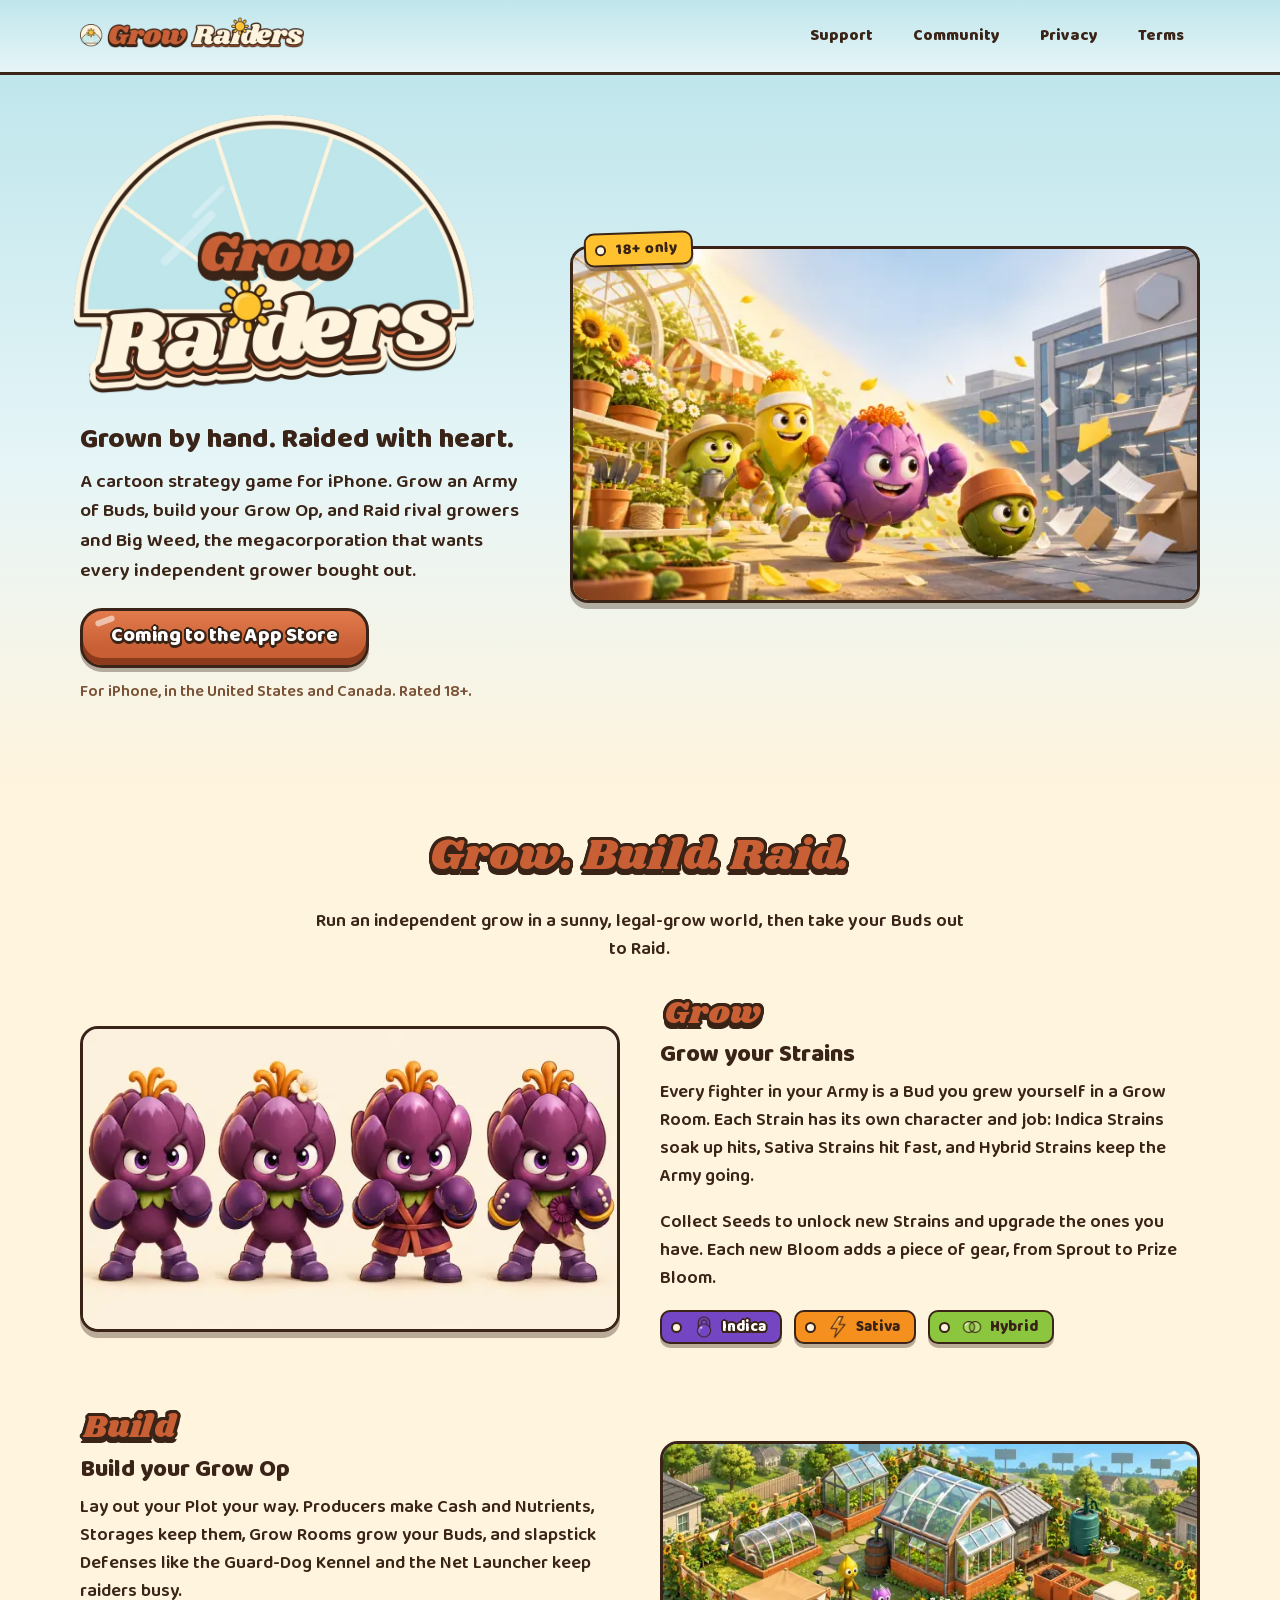
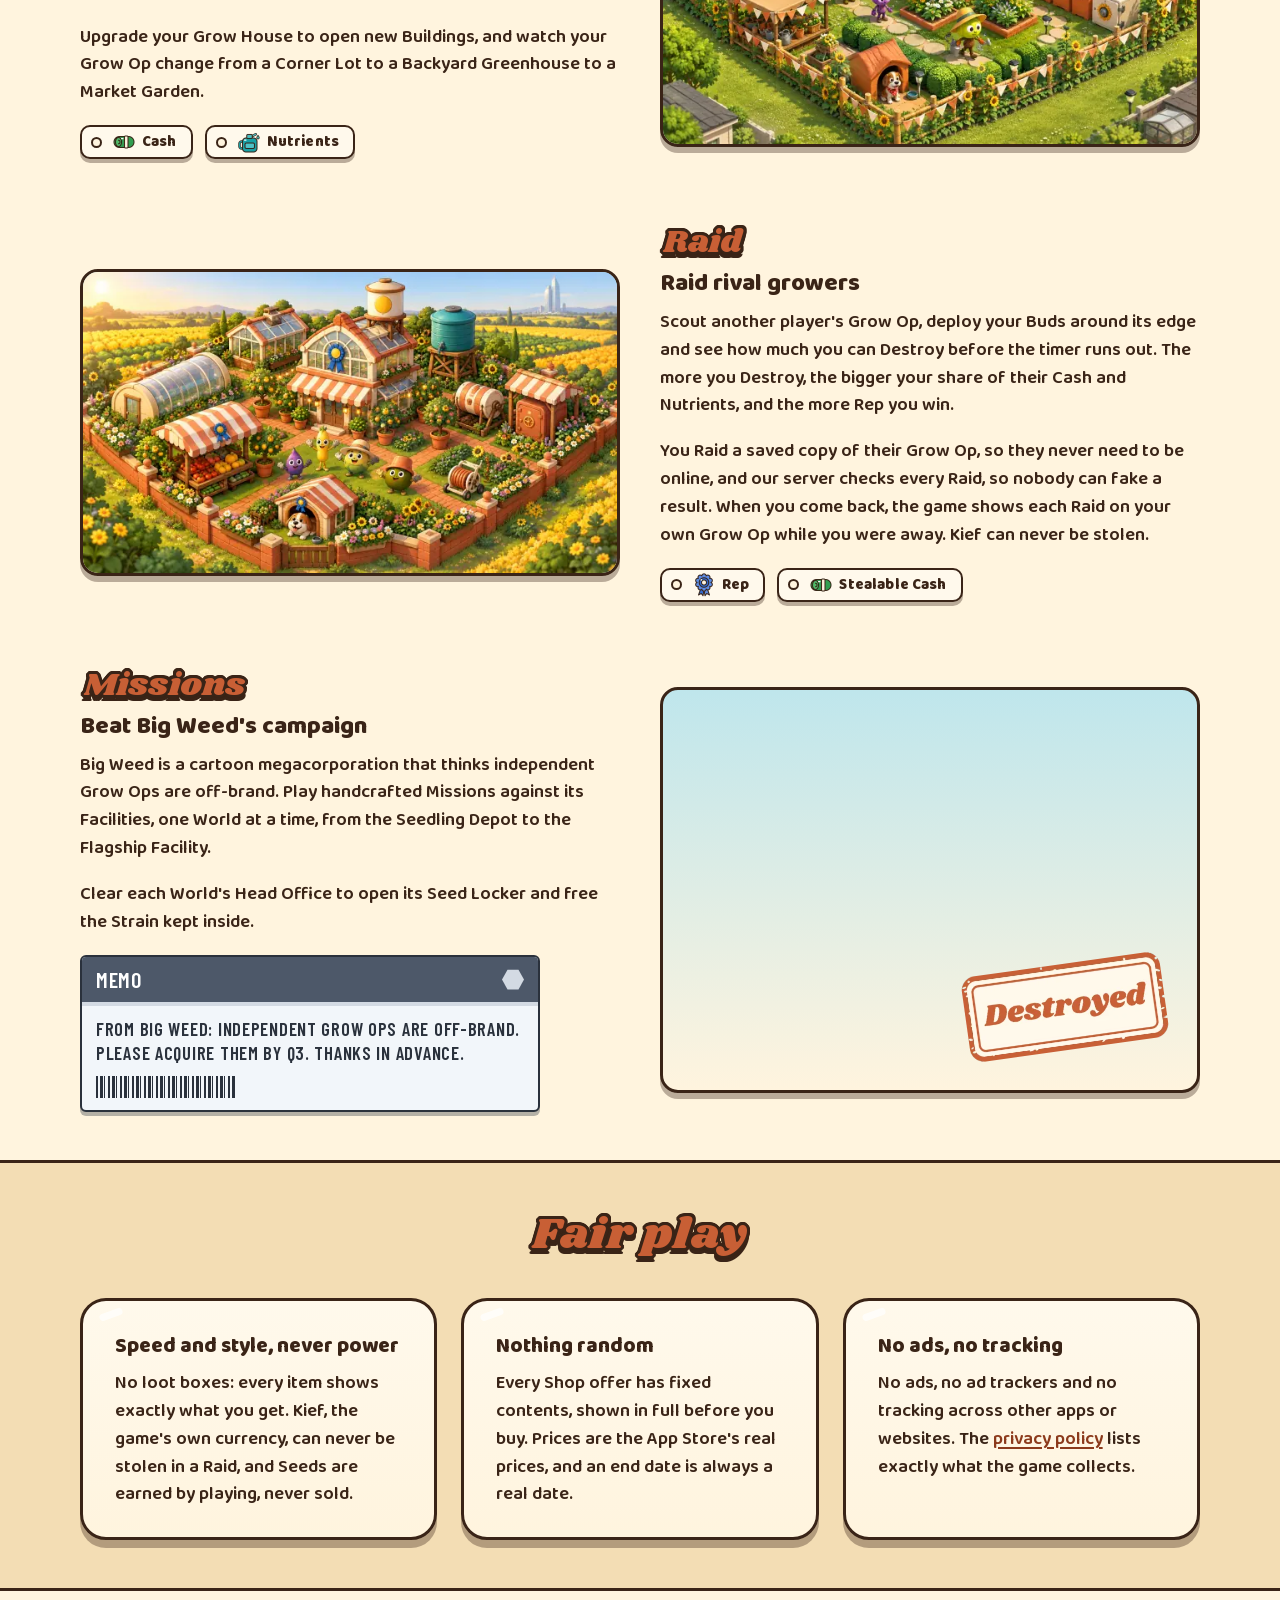
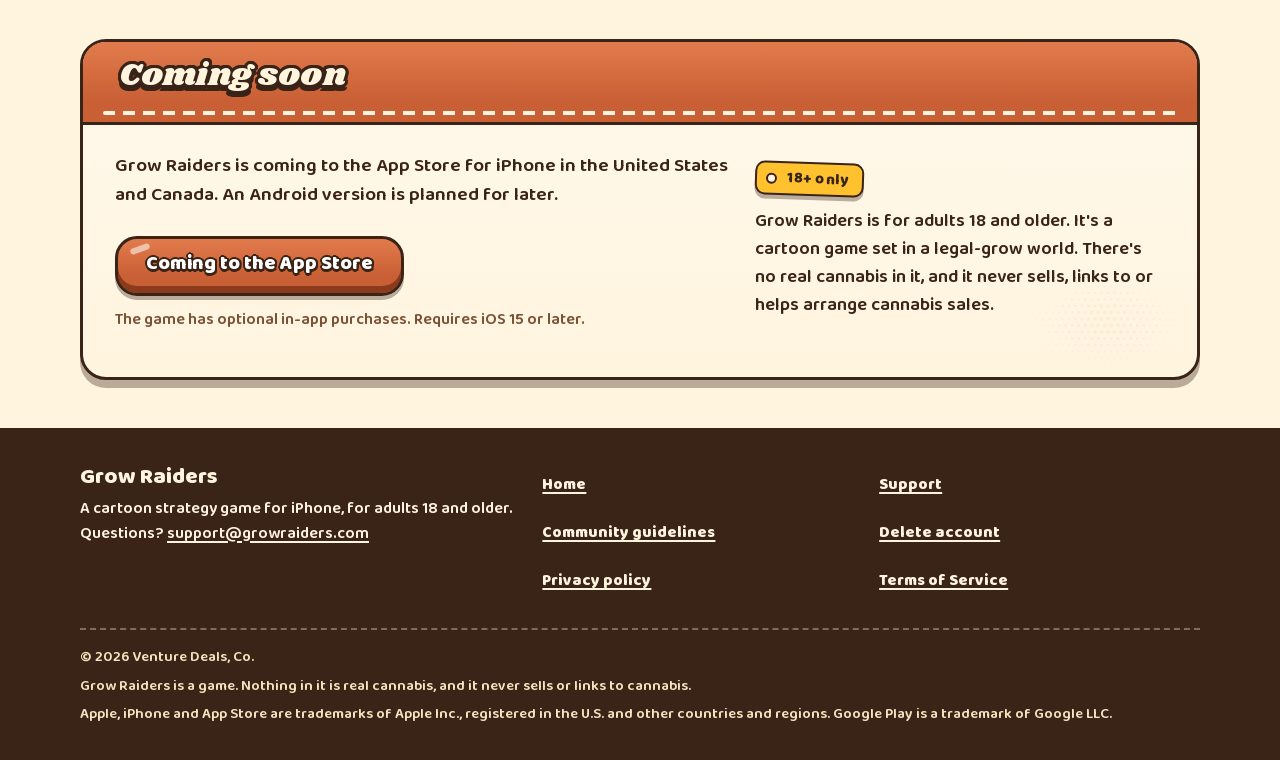
<file: index.html>
<!doctype html>
<html lang="en">
<head>
<meta charset="utf-8">
<meta name="viewport" content="width=device-width, initial-scale=1">
<title>Grow Raiders · Grown by hand. Raided with heart.</title>
<meta name="description" content="Grow Raiders is a cartoon strategy game for iPhone: grow an Army of Buds, build your Grow Op, Raid rival growers and take on Big Weed. For adults 18 and older.">
<meta http-equiv="Content-Security-Policy" content="default-src 'self'; img-src 'self'; style-src 'self'; font-src 'self'; script-src 'none'; object-src 'none'; base-uri 'none'; form-action 'none'">
<meta name="referrer" content="strict-origin-when-cross-origin">
<meta name="color-scheme" content="light">
<meta name="theme-color" content="#BFE6EC">
<link rel="canonical" href="https://growraiders.com/">
<link rel="icon" href="favicon.ico" sizes="48x48">
<link rel="icon" href="assets/img/favicon-64.png" type="image/png" sizes="64x64">
<link rel="apple-touch-icon" href="apple-touch-icon.png">
<link rel="preload" href="assets/fonts/baloo2-600.woff2" as="font" type="font/woff2" crossorigin>
<link rel="preload" href="assets/fonts/baloo2-800.woff2" as="font" type="font/woff2" crossorigin>
<link rel="stylesheet" href="assets/site.css">
<meta property="og:type" content="website">
<meta property="og:site_name" content="Grow Raiders">
<meta property="og:title" content="Grow Raiders">
<meta property="og:description" content="Grow an Army of Buds, build your Grow Op, Raid rival growers and take on Big Weed. Coming to iPhone. For adults 18 and older.">
<meta property="og:url" content="https://growraiders.com/">
<meta property="og:image" content="https://growraiders.com/assets/img/og.jpg">
<meta property="og:image:width" content="1200">
<meta property="og:image:height" content="630">
<meta property="og:image:alt" content="Four cartoon Buds charge out of a sunny greenhouse toward a grey office building.">
<meta name="twitter:card" content="summary_large_image">
</head>
<body>
<a class="skip-link" href="#main">Jump to content</a>

<header class="site-header">
  <div class="wrap">
    <a class="brand-link" href="index.html"><img src="assets/img/logo-horizontal.webp" width="560" height="100" alt="Grow Raiders home"></a>
    <nav class="site-nav" aria-label="Main">
      <ul>
        <li><a href="support.html">Support</a></li>
        <li><a href="community.html">Community</a></li>
        <li><a href="privacy.html">Privacy</a></li>
        <li><a href="terms.html">Terms</a></li>
      </ul>
    </nav>
  </div>
</header>

<main id="main">

  <section class="hero" aria-labelledby="hero-title">
    <div class="wrap">
      <div class="hero-copy">
        <h1 id="hero-title"><img src="assets/img/logo-sticker.webp" width="840" height="630" alt="Grow Raiders"></h1>
        <p class="tagline">Grown by hand. Raided with heart.</p>
        <p class="lead">A cartoon strategy game for iPhone. Grow an Army of Buds, build your Grow Op, and Raid rival growers and Big Weed, the megacorporation that wants every independent grower bought out.</p>
        <a class="btn" href="https://apps.apple.com/app/id6830460383">Coming to the App Store</a>
        <p class="btn-note">For iPhone, in the United States and Canada. Rated 18+.</p>
      </div>
      <div class="hero-art">
        <span class="tag tag--sun sticker">18+ only</span>
        <div class="window">
          <img src="assets/img/hero-960.webp"
               srcset="assets/img/hero-640.webp 640w, assets/img/hero-960.webp 960w, assets/img/hero-1536.webp 1536w"
               sizes="(min-width: 1180px) 630px, (min-width: 960px) 54vw, calc(100vw - 38px)"
               width="1536" height="864" fetchpriority="high"
               alt="Four Buds charge out of a sunny greenhouse toward a grey Big Weed office building: a purple Bud in big padded gloves, a lemon-yellow Bud in a sweatband, a lime Bud carrying a watering can and a round green Bud wearing a flowerpot as a helmet. Paper and clipboards fly out of the office.">
        </div>
      </div>
    </div>
  </section>

  <section class="section" aria-labelledby="play-title">
    <div class="wrap">
      <div class="section-head">
        <h2 id="play-title" class="shout shout--l">Grow. Build. Raid.</h2>
        <p>Run an independent grow in a sunny, legal-grow world, then take your Buds out to Raid.</p>
      </div>

      <ol class="features">
        <li class="feature">
          <div class="feature-art window">
            <img src="assets/img/strains-960.webp"
                 srcset="assets/img/strains-640.webp 640w, assets/img/strains-960.webp 960w"
                 sizes="(min-width: 860px) 540px, calc(100vw - 38px)"
                 width="960" height="540" loading="lazy" decoding="async"
                 alt="Purple Brawler, a squat purple Bud with big padded gloves, shown in four Blooms that add a flower, a robe and a prize rosette sash.">
          </div>
          <div class="feature-copy">
            <div class="feature-kicker"><p class="shout">Grow</p></div>
            <h3>Grow your Strains</h3>
            <p>Every fighter in your Army is a Bud you grew yourself in a Grow Room. Each Strain has its own character and job: Indica Strains soak up hits, Sativa Strains hit fast, and Hybrid Strains keep the Army going.</p>
            <p>Collect Seeds to unlock new Strains and upgrade the ones you have. Each new Bloom adds a piece of gear, from Sprout to Prize Bloom.</p>
            <ul class="tag-row" aria-label="Strain types">
              <li class="tag tag--indica"><img src="assets/img/icon-indica.webp" width="56" height="56" alt="">Indica</li>
              <li class="tag tag--sativa"><img src="assets/img/icon-sativa.webp" width="56" height="56" alt="">Sativa</li>
              <li class="tag tag--hybrid"><img src="assets/img/icon-hybrid.webp" width="56" height="56" alt="">Hybrid</li>
            </ul>
          </div>
        </li>

        <li class="feature">
          <div class="feature-art window">
            <img src="assets/img/growop-960.webp"
                 srcset="assets/img/growop-640.webp 640w, assets/img/growop-960.webp 960w"
                 sizes="(min-width: 860px) 540px, calc(100vw - 38px)"
                 width="960" height="540" loading="lazy" decoding="async"
                 alt="A Backyard Greenhouse Grow Op seen from above: glass greenhouses, raised beds, a rain barrel, sunflowers along a rope fence and a beagle in a terracotta dog kennel, with three Buds at work.">
          </div>
          <div class="feature-copy">
            <div class="feature-kicker"><p class="shout">Build</p></div>
            <h3>Build your Grow Op</h3>
            <p>Lay out your Plot your way. Producers make Cash and Nutrients, Storages keep them, Grow Rooms grow your Buds, and slapstick Defenses like the Guard-Dog Kennel and the Net Launcher keep raiders busy.</p>
            <p>Upgrade your Grow House to open new Buildings, and watch your Grow Op change from a Corner Lot to a Backyard Greenhouse to a Market Garden.</p>
            <ul class="tag-row" aria-label="Resources">
              <li class="tag tag--paper"><img src="assets/img/icon-cash.webp" width="96" height="96" alt="">Cash</li>
              <li class="tag tag--paper"><img src="assets/img/icon-nutrients.webp" width="96" height="96" alt="">Nutrients</li>
            </ul>
          </div>
        </li>

        <li class="feature">
          <div class="feature-art window">
            <img src="assets/img/raid-960.webp"
                 srcset="assets/img/raid-640.webp 640w, assets/img/raid-960.webp 960w"
                 sizes="(min-width: 860px) 540px, calc(100vw - 38px)"
                 width="960" height="540" loading="lazy" decoding="async"
                 alt="A grown-up Market Garden Grow Op with striped awnings, a produce stall, a raised water tank and a big greenhouse, the kind of rival Grow Op you might Raid. Four Buds wave from the middle.">
          </div>
          <div class="feature-copy">
            <div class="feature-kicker"><p class="shout">Raid</p></div>
            <h3>Raid rival growers</h3>
            <p>Scout another player's Grow Op, deploy your Buds around its edge and see how much you can Destroy before the timer runs out. The more you Destroy, the bigger your share of their Cash and Nutrients, and the more Rep you win.</p>
            <p>You Raid a saved copy of their Grow Op, so they never need to be online, and our server checks every Raid, so nobody can fake a result. When you come back, the game shows each Raid on your own Grow Op while you were away. Kief can never be stolen.</p>
            <ul class="tag-row" aria-label="What a Raid wins">
              <li class="tag tag--paper"><img src="assets/img/icon-rep.webp" width="96" height="96" alt="">Rep</li>
              <li class="tag tag--paper"><img src="assets/img/icon-cash.webp" width="96" height="96" alt="">Stealable Cash</li>
            </ul>
          </div>
        </li>

        <li class="feature">
          <div class="feature-art window">
            <img src="assets/img/bigweed-960.webp"
                 srcset="assets/img/bigweed-640.webp 640w, assets/img/bigweed-960.webp 960w"
                 sizes="(min-width: 860px) 540px, calc(100vw - 38px)"
                 width="960" height="720" loading="lazy" decoding="async"
                 alt="Big Weed's grey glass Flagship Facility with its Defenses lined up outside: a chrome leaf blower, a net launcher, a sprinkler, a foam lobber and a goofy dog wearing a corporate lanyard.">
            <img class="stamp" src="assets/img/stamp-destroyed.webp" width="360" height="155" loading="lazy" decoding="async" alt="">
          </div>
          <div class="feature-copy">
            <div class="feature-kicker"><p class="shout">Missions</p></div>
            <h3>Beat Big Weed's campaign</h3>
            <p>Big Weed is a cartoon megacorporation that thinks independent Grow Ops are off-brand. Play handcrafted Missions against its Facilities, one World at a time, from the Seedling Depot to the Flagship Facility.</p>
            <p>Clear each World's Head Office to open its Seed Locker and free the Strain kept inside.</p>
            <div class="memo" role="note" aria-label="A memo from Big Weed">
              <div class="memo-head"><span>Memo</span><span class="memo-hex"></span></div>
              <p>From Big Weed: Independent Grow Ops are off-brand. Please acquire them by Q3. Thanks in advance.</p>
              <div class="barcode"></div>
            </div>
          </div>
        </li>

      </ol>
    </div>
  </section>

  <section class="section section--kraft" aria-labelledby="fair-title">
    <div class="wrap">
      <div class="section-head">
        <h2 id="fair-title" class="shout shout--l">Fair play</h2>
      </div>
      <ul class="promises">
        <li>
          <div class="packet">
            <h3>Speed and style, never power</h3>
            <p>No loot boxes: every item shows exactly what you get. Kief, the game's own currency, can never be stolen in a Raid, and Seeds are earned by playing, never sold.</p>
          </div>
        </li>
        <li>
          <div class="packet">
            <h3>Nothing random</h3>
            <p>Every Shop offer has fixed contents, shown in full before you buy. Prices are the App Store's real prices, and an end date is always a real date.</p>
          </div>
        </li>
        <li>
          <div class="packet">
            <h3>No ads, no tracking</h3>
            <p>No ads, no ad trackers and no tracking across other apps or websites. The <a href="privacy.html">privacy policy</a> lists exactly what the game collects.</p>
          </div>
        </li>
      </ul>
    </div>
  </section>

  <section class="section" aria-labelledby="get-title">
    <div class="wrap">
      <div class="packet packet--band">
        <div class="band"><h2 id="get-title" class="shout shout--cream shout--m">Coming soon</h2></div>
        <div class="get">
          <div>
            <p class="lead">Grow Raiders is coming to the App Store for iPhone in the United States and Canada. An Android version is planned for later.</p>
            <a class="btn" href="https://apps.apple.com/app/id6830460383">Coming to the App Store</a>
            <p class="btn-note">The game has optional in-app purchases. Requires iOS 15 or later.</p>
          </div>
          <div class="age-note">
            <span class="tag tag--sun sticker--right">18+ only</span>
            <p>Grow Raiders is for adults 18 and older. It's a cartoon game set in a legal-grow world. There's no real cannabis in it, and it never sells, links to or helps arrange cannabis sales.</p>
          </div>
        </div>
        <div class="halftone" aria-hidden="true"></div>
      </div>
    </div>
  </section>

</main>

<footer class="site-footer">
  <div class="wrap">
    <div class="footer-grid">
      <div>
        <p class="footer-title">Grow Raiders</p>
        <p>A cartoon strategy game for iPhone, for adults 18 and older.<br>Questions? <a href="mailto:support@growraiders.com">support@growraiders.com</a></p>
      </div>
      <nav aria-label="Footer">
        <ul class="footer-links">
          <li><a href="index.html">Home</a></li>
          <li><a href="support.html">Support</a></li>
          <li><a href="community.html">Community guidelines</a></li>
          <li><a href="delete-account.html">Delete account</a></li>
          <li><a href="privacy.html">Privacy policy</a></li>
          <li><a href="terms.html">Terms of Service</a></li>
        </ul>
      </nav>
    </div>
    <div class="footer-small">
      <p>© 2026 Venture Deals, Co.</p>
      <p>Grow Raiders is a game. Nothing in it is real cannabis, and it never sells or links to cannabis.</p>
      <p>Apple, iPhone and App Store are trademarks of Apple Inc., registered in the U.S. and other countries and regions. Google Play is a trademark of Google LLC.</p>
    </div>
  </div>
</footer>
</body>
</html>
</file>
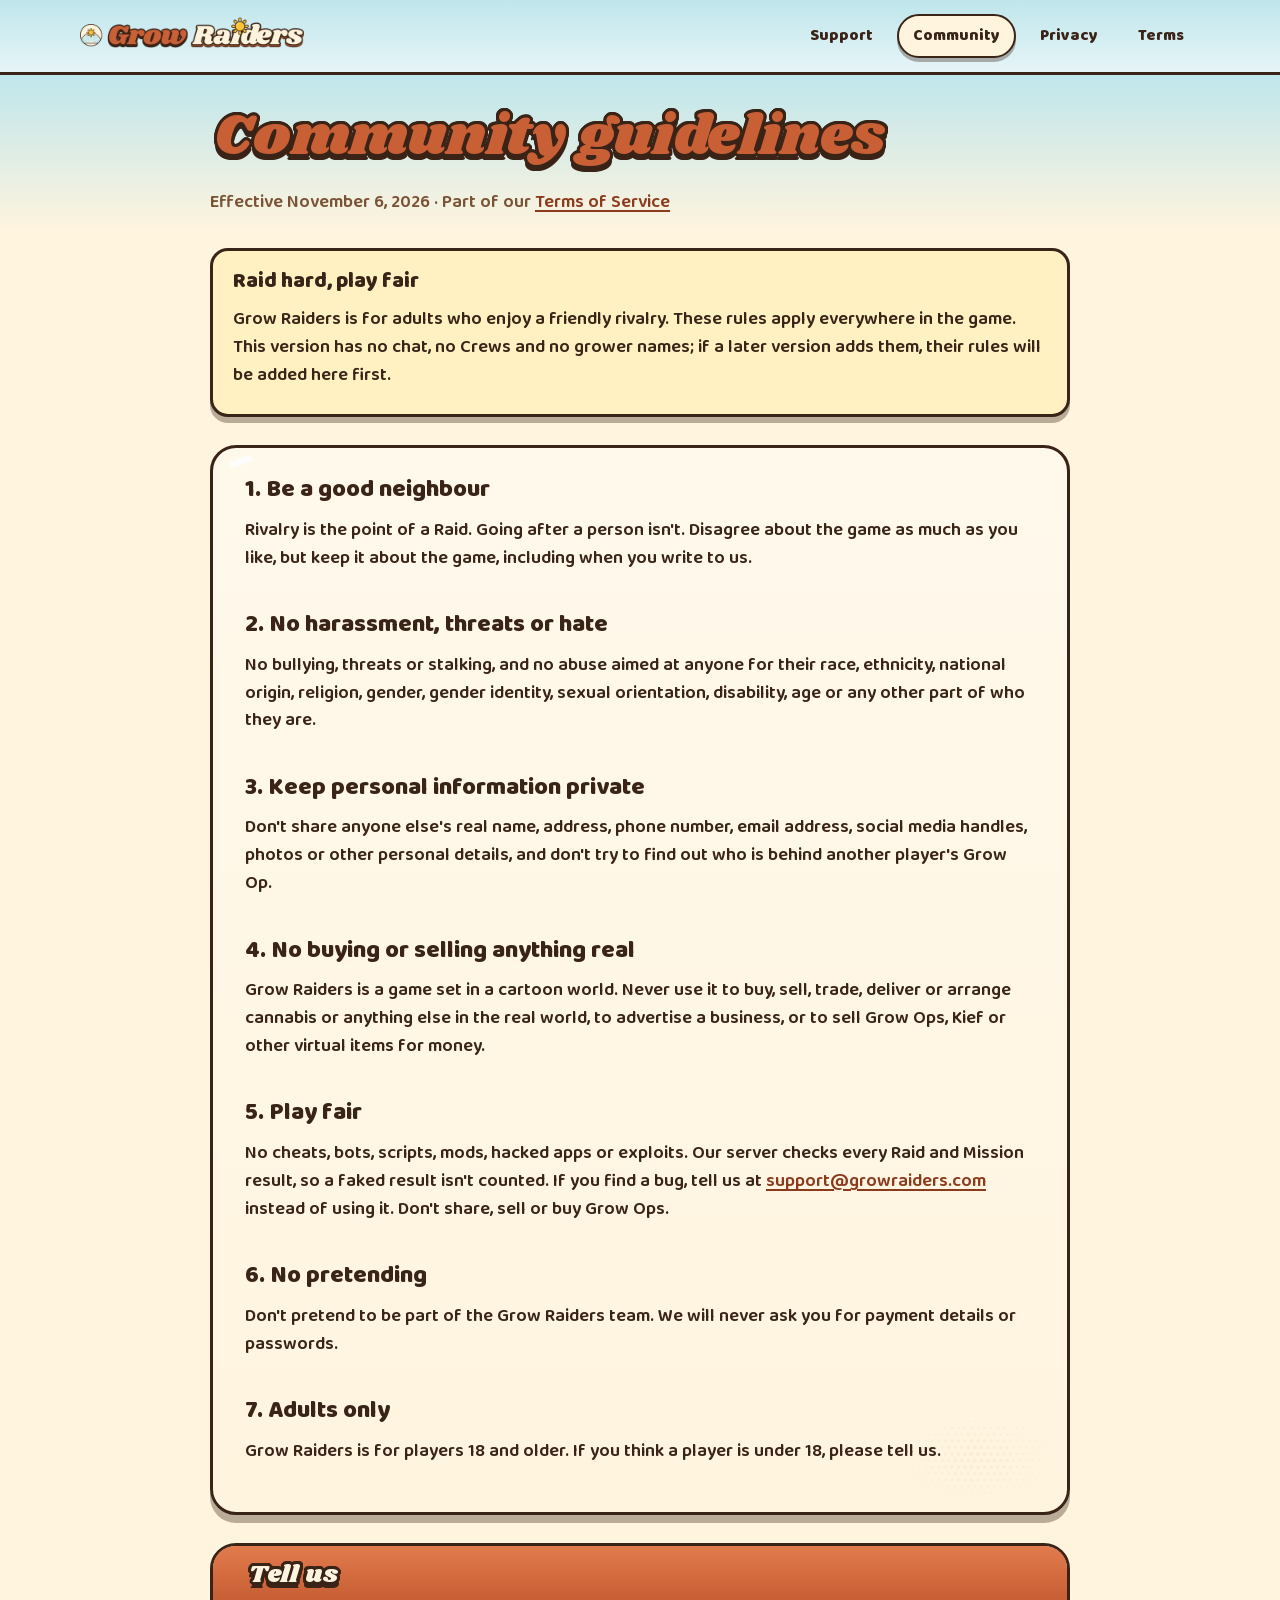
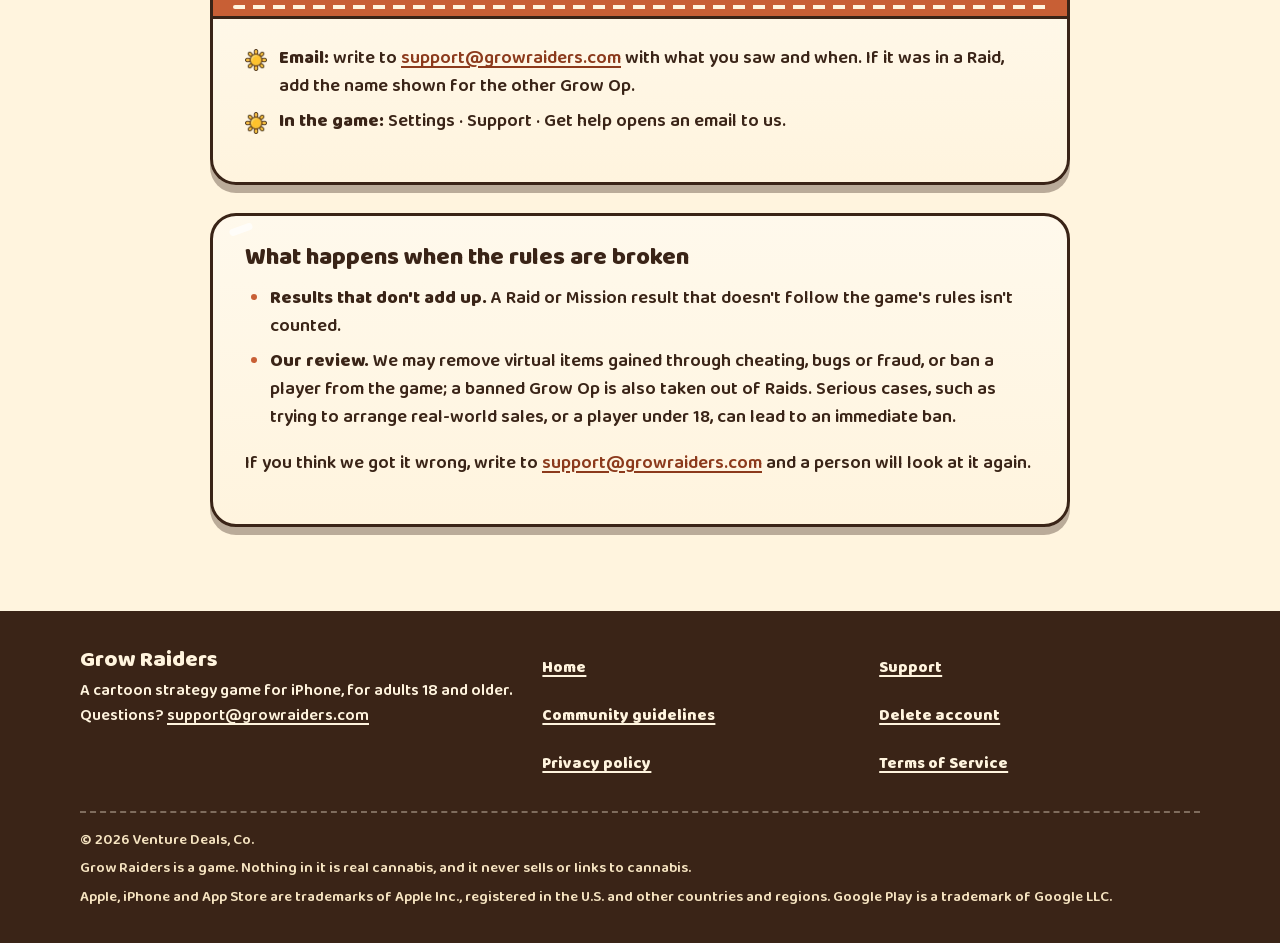
<file: community.html>
<!doctype html>
<html lang="en">
<head>
<meta charset="utf-8">
<meta name="viewport" content="width=device-width, initial-scale=1">
<title>Community guidelines · Grow Raiders</title>
<meta name="description" content="The rules for playing Grow Raiders: respect, privacy, no real-world deals, fair play, how to tell us about a problem and what happens when rules are broken.">
<meta http-equiv="Content-Security-Policy" content="default-src 'self'; img-src 'self'; style-src 'self'; font-src 'self'; script-src 'none'; object-src 'none'; base-uri 'none'; form-action 'none'">
<meta name="referrer" content="strict-origin-when-cross-origin">
<meta name="color-scheme" content="light">
<meta name="theme-color" content="#BFE6EC">
<link rel="canonical" href="https://growraiders.com/community.html">
<link rel="icon" href="favicon.ico" sizes="48x48">
<link rel="icon" href="assets/img/favicon-64.png" type="image/png" sizes="64x64">
<link rel="apple-touch-icon" href="apple-touch-icon.png">
<link rel="preload" href="assets/fonts/baloo2-600.woff2" as="font" type="font/woff2" crossorigin>
<link rel="stylesheet" href="assets/site.css">
<meta property="og:type" content="website">
<meta property="og:site_name" content="Grow Raiders">
<meta property="og:title" content="Grow Raiders community guidelines">
<meta property="og:url" content="https://growraiders.com/community.html">
<meta property="og:image" content="https://growraiders.com/assets/img/og.jpg">
</head>
<body>
<a class="skip-link" href="#main">Jump to content</a>

<header class="site-header">
  <div class="wrap">
    <a class="brand-link" href="index.html"><img src="assets/img/logo-horizontal.webp" width="560" height="100" alt="Grow Raiders home"></a>
    <nav class="site-nav" aria-label="Main">
      <ul>
        <li><a href="support.html">Support</a></li>
        <li><a href="community.html" aria-current="page">Community</a></li>
        <li><a href="privacy.html">Privacy</a></li>
        <li><a href="terms.html">Terms</a></li>
      </ul>
    </nav>
  </div>
</header>

<main id="main">
  <div class="doc-hero">
    <div class="wrap">
      <h1 class="shout shout--xl">Community guidelines</h1>
      <p class="doc-meta">Effective November 6, 2026 · Part of our <a href="terms.html">Terms of Service</a></p>
    </div>
  </div>

  <div class="wrap doc">
    <div class="summary-box">
      <h2>Raid hard, play fair</h2>
      <p>Grow Raiders is for adults who enjoy a friendly rivalry. These rules apply everywhere in the game. This version has no chat, no Crews and no grower names; if a later version adds them, their rules will be added here first.</p>
    </div>

    <div class="packet">
      <h2 id="respect">1. Be a good neighbour</h2>
      <p>Rivalry is the point of a Raid. Going after a person isn't. Disagree about the game as much as you like, but keep it about the game, including when you write to us.</p>

      <h2 id="harassment">2. No harassment, threats or hate</h2>
      <p>No bullying, threats or stalking, and no abuse aimed at anyone for their race, ethnicity, national origin, religion, gender, gender identity, sexual orientation, disability, age or any other part of who they are.</p>

      <h2 id="personal-info">3. Keep personal information private</h2>
      <p>Don't share anyone else's real name, address, phone number, email address, social media handles, photos or other personal details, and don't try to find out who is behind another player's Grow Op.</p>

      <h2 id="nothing-real">4. No buying or selling anything real</h2>
      <p>Grow Raiders is a game set in a cartoon world. Never use it to buy, sell, trade, deliver or arrange cannabis or anything else in the real world, to advertise a business, or to sell Grow Ops, Kief or other virtual items for money.</p>

      <h2 id="fair-play">5. Play fair</h2>
      <p>No cheats, bots, scripts, mods, hacked apps or exploits. Our server checks every Raid and Mission result, so a faked result isn't counted. If you find a bug, tell us at <a href="mailto:support@growraiders.com">support@growraiders.com</a> instead of using it. Don't share, sell or buy Grow Ops.</p>

      <h2 id="pretending">6. No pretending</h2>
      <p>Don't pretend to be part of the Grow Raiders team. We will never ask you for payment details or passwords.</p>

      <h2 id="adults">7. Adults only</h2>
      <p>Grow Raiders is for players 18 and older. If you think a player is under 18, please tell us.</p>
      <div class="halftone" aria-hidden="true"></div>
    </div>

    <div class="packet packet--band">
      <div class="band"><h2 id="report" class="shout shout--cream shout--m">Tell us</h2></div>
      <ul class="dots">
        <li><strong>Email:</strong> write to <a href="mailto:support@growraiders.com">support@growraiders.com</a> with what you saw and when. If it was in a Raid, add the name shown for the other Grow Op.</li>
        <li><strong>In the game:</strong> Settings · Support · Get help opens an email to us.</li>
      </ul>
    </div>

    <div class="packet">
      <h2 id="consequences">What happens when the rules are broken</h2>
      <ul>
        <li><strong>Results that don't add up.</strong> A Raid or Mission result that doesn't follow the game's rules isn't counted.</li>
        <li><strong>Our review.</strong> We may remove virtual items gained through cheating, bugs or fraud, or ban a player from the game; a banned Grow Op is also taken out of Raids. Serious cases, such as trying to arrange real-world sales, or a player under 18, can lead to an immediate ban.</li>
      </ul>
      <p>If you think we got it wrong, write to <a href="mailto:support@growraiders.com">support@growraiders.com</a> and a person will look at it again.</p>
    </div>
  </div>
</main>

<footer class="site-footer">
  <div class="wrap">
    <div class="footer-grid">
      <div>
        <p class="footer-title">Grow Raiders</p>
        <p>A cartoon strategy game for iPhone, for adults 18 and older.<br>Questions? <a href="mailto:support@growraiders.com">support@growraiders.com</a></p>
      </div>
      <nav aria-label="Footer">
        <ul class="footer-links">
          <li><a href="index.html">Home</a></li>
          <li><a href="support.html">Support</a></li>
          <li><a href="community.html" aria-current="page">Community guidelines</a></li>
          <li><a href="delete-account.html">Delete account</a></li>
          <li><a href="privacy.html">Privacy policy</a></li>
          <li><a href="terms.html">Terms of Service</a></li>
        </ul>
      </nav>
    </div>
    <div class="footer-small">
      <p>© 2026 Venture Deals, Co.</p>
      <p>Grow Raiders is a game. Nothing in it is real cannabis, and it never sells or links to cannabis.</p>
      <p>Apple, iPhone and App Store are trademarks of Apple Inc., registered in the U.S. and other countries and regions. Google Play is a trademark of Google LLC.</p>
    </div>
  </div>
</footer>
</body>
</html>
</file>
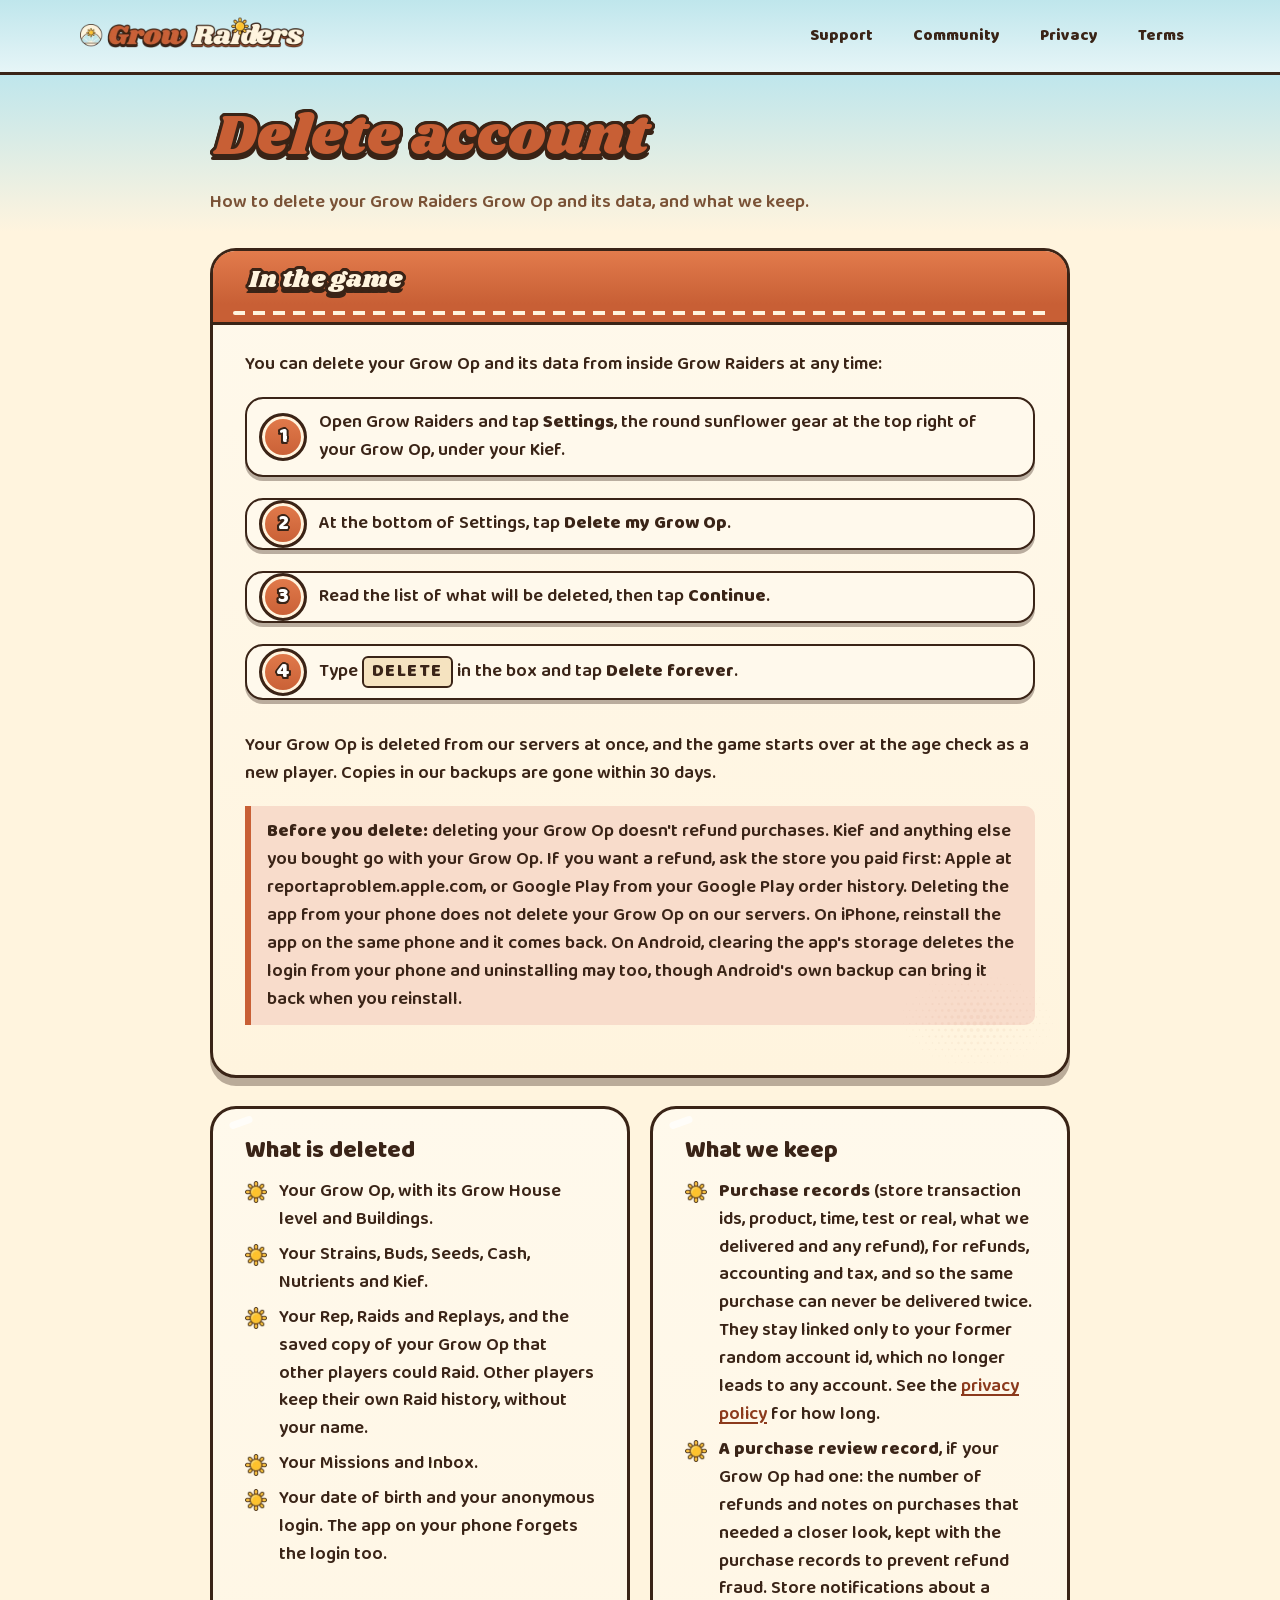
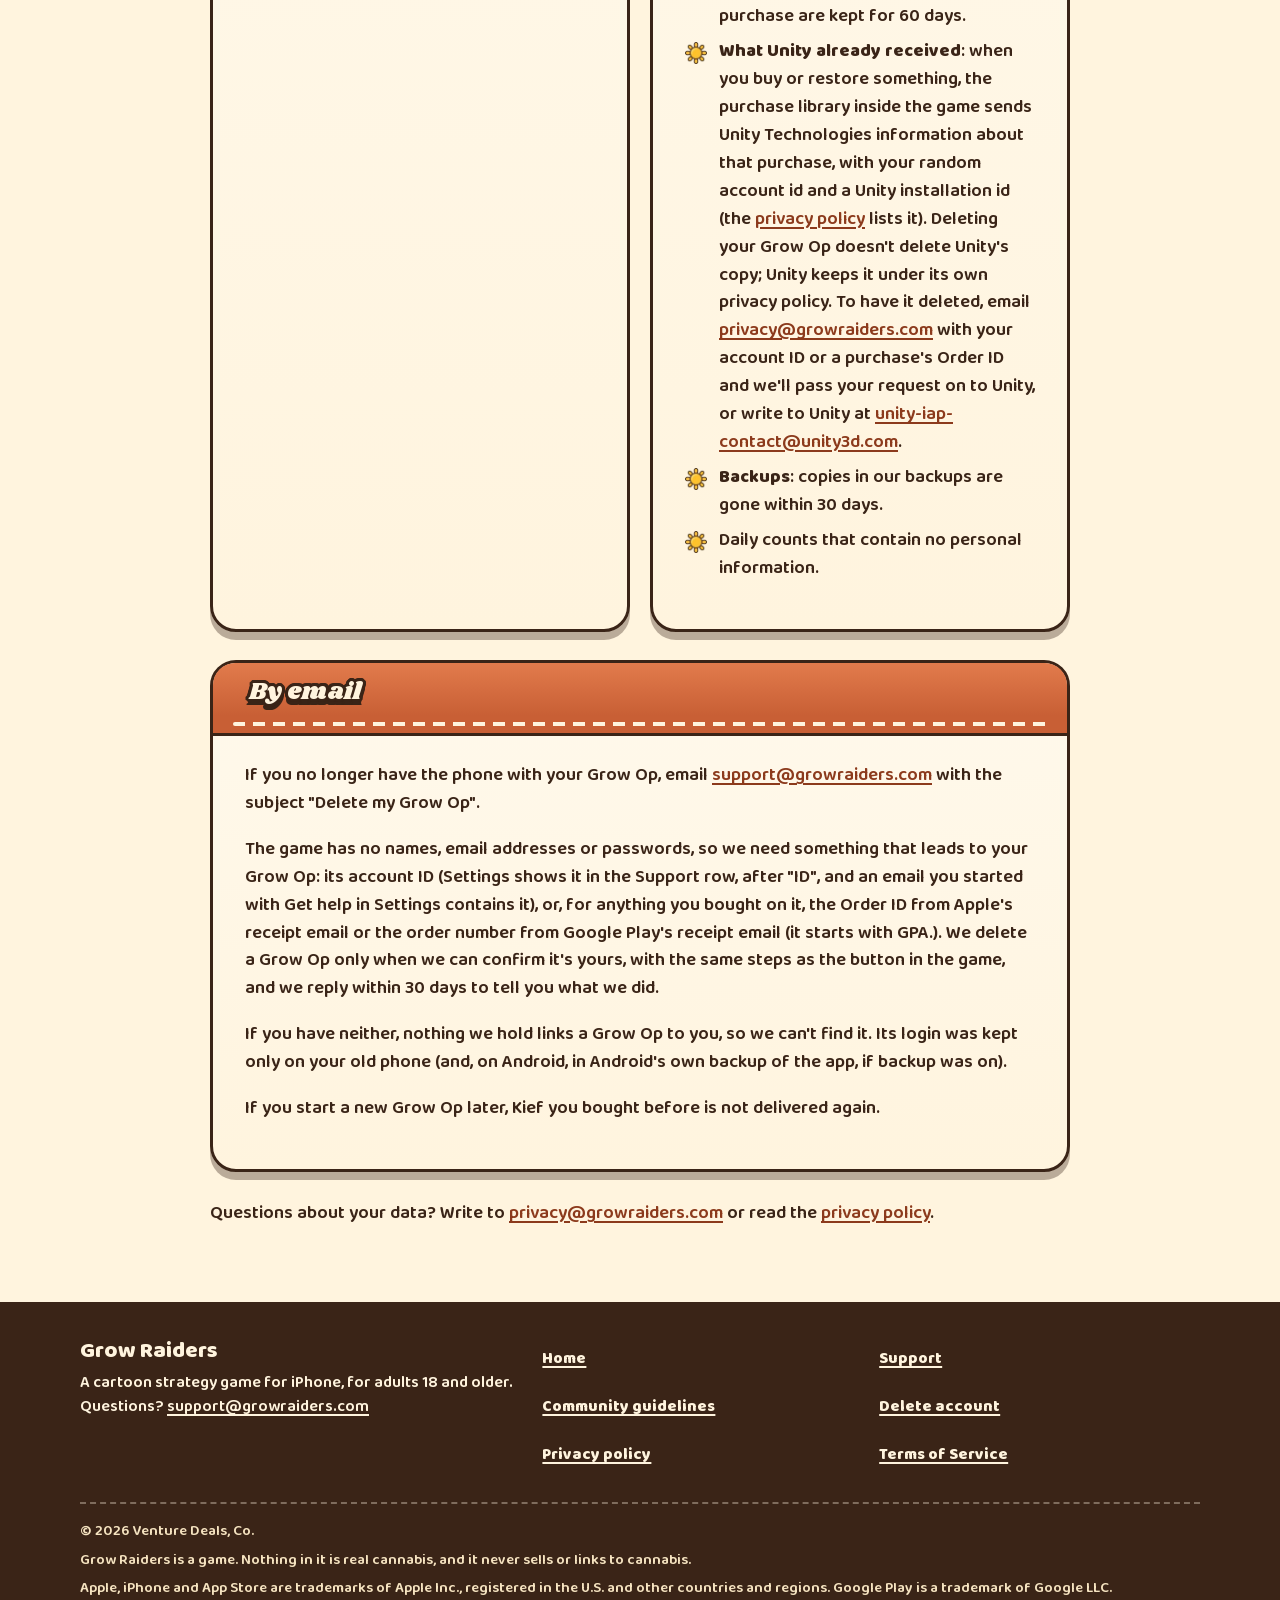
<file: delete-account.html>
<!doctype html>
<html lang="en">
<head>
<meta charset="utf-8">
<meta name="viewport" content="width=device-width, initial-scale=1">
<title>Delete your account · Grow Raiders</title>
<meta name="description" content="How to delete your Grow Raiders Grow Op and its data in the app or by email, what is deleted and what is kept.">
<meta http-equiv="Content-Security-Policy" content="default-src 'self'; img-src 'self'; style-src 'self'; font-src 'self'; script-src 'none'; object-src 'none'; base-uri 'none'; form-action 'none'">
<meta name="referrer" content="strict-origin-when-cross-origin">
<meta name="color-scheme" content="light">
<meta name="theme-color" content="#BFE6EC">
<link rel="canonical" href="https://growraiders.com/delete-account.html">
<link rel="icon" href="favicon.ico" sizes="48x48">
<link rel="icon" href="assets/img/favicon-64.png" type="image/png" sizes="64x64">
<link rel="apple-touch-icon" href="apple-touch-icon.png">
<link rel="preload" href="assets/fonts/baloo2-600.woff2" as="font" type="font/woff2" crossorigin>
<link rel="stylesheet" href="assets/site.css">
<meta property="og:type" content="website">
<meta property="og:site_name" content="Grow Raiders">
<meta property="og:title" content="Delete your Grow Raiders account">
<meta property="og:url" content="https://growraiders.com/delete-account.html">
<meta property="og:image" content="https://growraiders.com/assets/img/og.jpg">
</head>
<body>
<a class="skip-link" href="#main">Jump to content</a>

<header class="site-header">
  <div class="wrap">
    <a class="brand-link" href="index.html"><img src="assets/img/logo-horizontal.webp" width="560" height="100" alt="Grow Raiders home"></a>
    <nav class="site-nav" aria-label="Main">
      <ul>
        <li><a href="support.html">Support</a></li>
        <li><a href="community.html">Community</a></li>
        <li><a href="privacy.html">Privacy</a></li>
        <li><a href="terms.html">Terms</a></li>
      </ul>
    </nav>
  </div>
</header>

<main id="main">
  <div class="doc-hero">
    <div class="wrap">
      <h1 class="shout shout--xl">Delete account</h1>
      <p class="doc-meta">How to delete your Grow Raiders Grow Op and its data, and what we keep.</p>
    </div>
  </div>

  <div class="wrap doc">
    <div class="packet packet--band">
      <div class="band"><h2 class="shout shout--cream shout--m">In the game</h2></div>
      <p>You can delete your Grow Op and its data from inside Grow Raiders at any time:</p>
      <ol class="steps">
        <li>Open Grow Raiders and tap <strong>Settings</strong>, the round sunflower gear at the top right of your Grow Op, under your Kief.</li>
        <li>At the bottom of Settings, tap <strong>Delete my Grow Op</strong>.</li>
        <li>Read the list of what will be deleted, then tap <strong>Continue</strong>.</li>
        <li>Type <span class="kbd">DELETE</span> in the box and tap <strong>Delete forever</strong>.</li>
      </ol>
      <p>Your Grow Op is deleted from our servers at once, and the game starts over at the age check as a new player. Copies in our backups are gone within 30 days.</p>
      <div class="callout">
        <p><strong>Before you delete:</strong> deleting your Grow Op doesn't refund purchases. Kief and anything else you bought go with your Grow Op. If you want a refund, ask the store you paid first: Apple at reportaproblem.apple.com, or Google Play from your Google Play order history. Deleting the app from your phone does not delete your Grow Op on our servers. On iPhone, reinstall the app on the same phone and it comes back. On Android, clearing the app's storage deletes the login from your phone and uninstalling may too, though Android's own backup can bring it back when you reinstall.</p>
      </div>
      <div class="halftone" aria-hidden="true"></div>
    </div>

    <div class="two-col">
      <div class="packet">
        <h2 id="deleted">What is deleted</h2>
        <ul class="dots">
          <li>Your Grow Op, with its Grow House level and Buildings.</li>
          <li>Your Strains, Buds, Seeds, Cash, Nutrients and Kief.</li>
          <li>Your Rep, Raids and Replays, and the saved copy of your Grow Op that other players could Raid. Other players keep their own Raid history, without your name.</li>
          <li>Your Missions and Inbox.</li>
          <li>Your date of birth and your anonymous login. The app on your phone forgets the login too.</li>
        </ul>
      </div>
      <div class="packet">
        <h2 id="kept">What we keep</h2>
        <ul class="dots">
          <li><strong>Purchase records</strong> (store transaction ids, product, time, test or real, what we delivered and any refund), for refunds, accounting and tax, and so the same purchase can never be delivered twice. They stay linked only to your former random account id, which no longer leads to any account. See the <a href="privacy.html#retention">privacy policy</a> for how long.</li>
          <li><strong>A purchase review record</strong>, if your Grow Op had one: the number of refunds and notes on purchases that needed a closer look, kept with the purchase records to prevent refund fraud. Store notifications about a purchase are kept for 60 days.</li>
          <li><strong>What Unity already received</strong>: when you buy or restore something, the purchase library inside the game sends Unity Technologies information about that purchase, with your random account id and a Unity installation id (the <a href="privacy.html#share">privacy policy</a> lists it). Deleting your Grow Op doesn't delete Unity's copy; Unity keeps it under its own privacy policy. To have it deleted, email <a href="mailto:privacy@growraiders.com">privacy@growraiders.com</a> with your account ID or a purchase's Order ID and we'll pass your request on to Unity, or write to Unity at <a href="mailto:unity-iap-contact@unity3d.com">unity-iap-contact@unity3d.com</a>.</li>
          <li><strong>Backups</strong>: copies in our backups are gone within 30 days.</li>
          <li>Daily counts that contain no personal information.</li>
        </ul>
      </div>
    </div>

    <div class="packet packet--band">
      <div class="band"><h2 class="shout shout--cream shout--m">By email</h2></div>
      <p>If you no longer have the phone with your Grow Op, email <a href="mailto:support@growraiders.com?subject=Delete%20my%20Grow%20Op">support@growraiders.com</a> with the subject "Delete my Grow Op".</p>
      <p>The game has no names, email addresses or passwords, so we need something that leads to your Grow Op: its account ID (Settings shows it in the Support row, after "ID", and an email you started with Get help in Settings contains it), or, for anything you bought on it, the Order ID from Apple's receipt email or the order number from Google Play's receipt email (it starts with GPA.). We delete a Grow Op only when we can confirm it's yours, with the same steps as the button in the game, and we reply within 30 days to tell you what we did.</p>
      <p>If you have neither, nothing we hold links a Grow Op to you, so we can't find it. Its login was kept only on your old phone (and, on Android, in Android's own backup of the app, if backup was on).</p>
      <p>If you start a new Grow Op later, Kief you bought before is not delivered again.</p>
    </div>

    <p>Questions about your data? Write to <a href="mailto:privacy@growraiders.com">privacy@growraiders.com</a> or read the <a href="privacy.html">privacy policy</a>.</p>
  </div>
</main>

<footer class="site-footer">
  <div class="wrap">
    <div class="footer-grid">
      <div>
        <p class="footer-title">Grow Raiders</p>
        <p>A cartoon strategy game for iPhone, for adults 18 and older.<br>Questions? <a href="mailto:support@growraiders.com">support@growraiders.com</a></p>
      </div>
      <nav aria-label="Footer">
        <ul class="footer-links">
          <li><a href="index.html">Home</a></li>
          <li><a href="support.html">Support</a></li>
          <li><a href="community.html">Community guidelines</a></li>
          <li><a href="delete-account.html" aria-current="page">Delete account</a></li>
          <li><a href="privacy.html">Privacy policy</a></li>
          <li><a href="terms.html">Terms of Service</a></li>
        </ul>
      </nav>
    </div>
    <div class="footer-small">
      <p>© 2026 Venture Deals, Co.</p>
      <p>Grow Raiders is a game. Nothing in it is real cannabis, and it never sells or links to cannabis.</p>
      <p>Apple, iPhone and App Store are trademarks of Apple Inc., registered in the U.S. and other countries and regions. Google Play is a trademark of Google LLC.</p>
    </div>
  </div>
</footer>
</body>
</html>
</file>
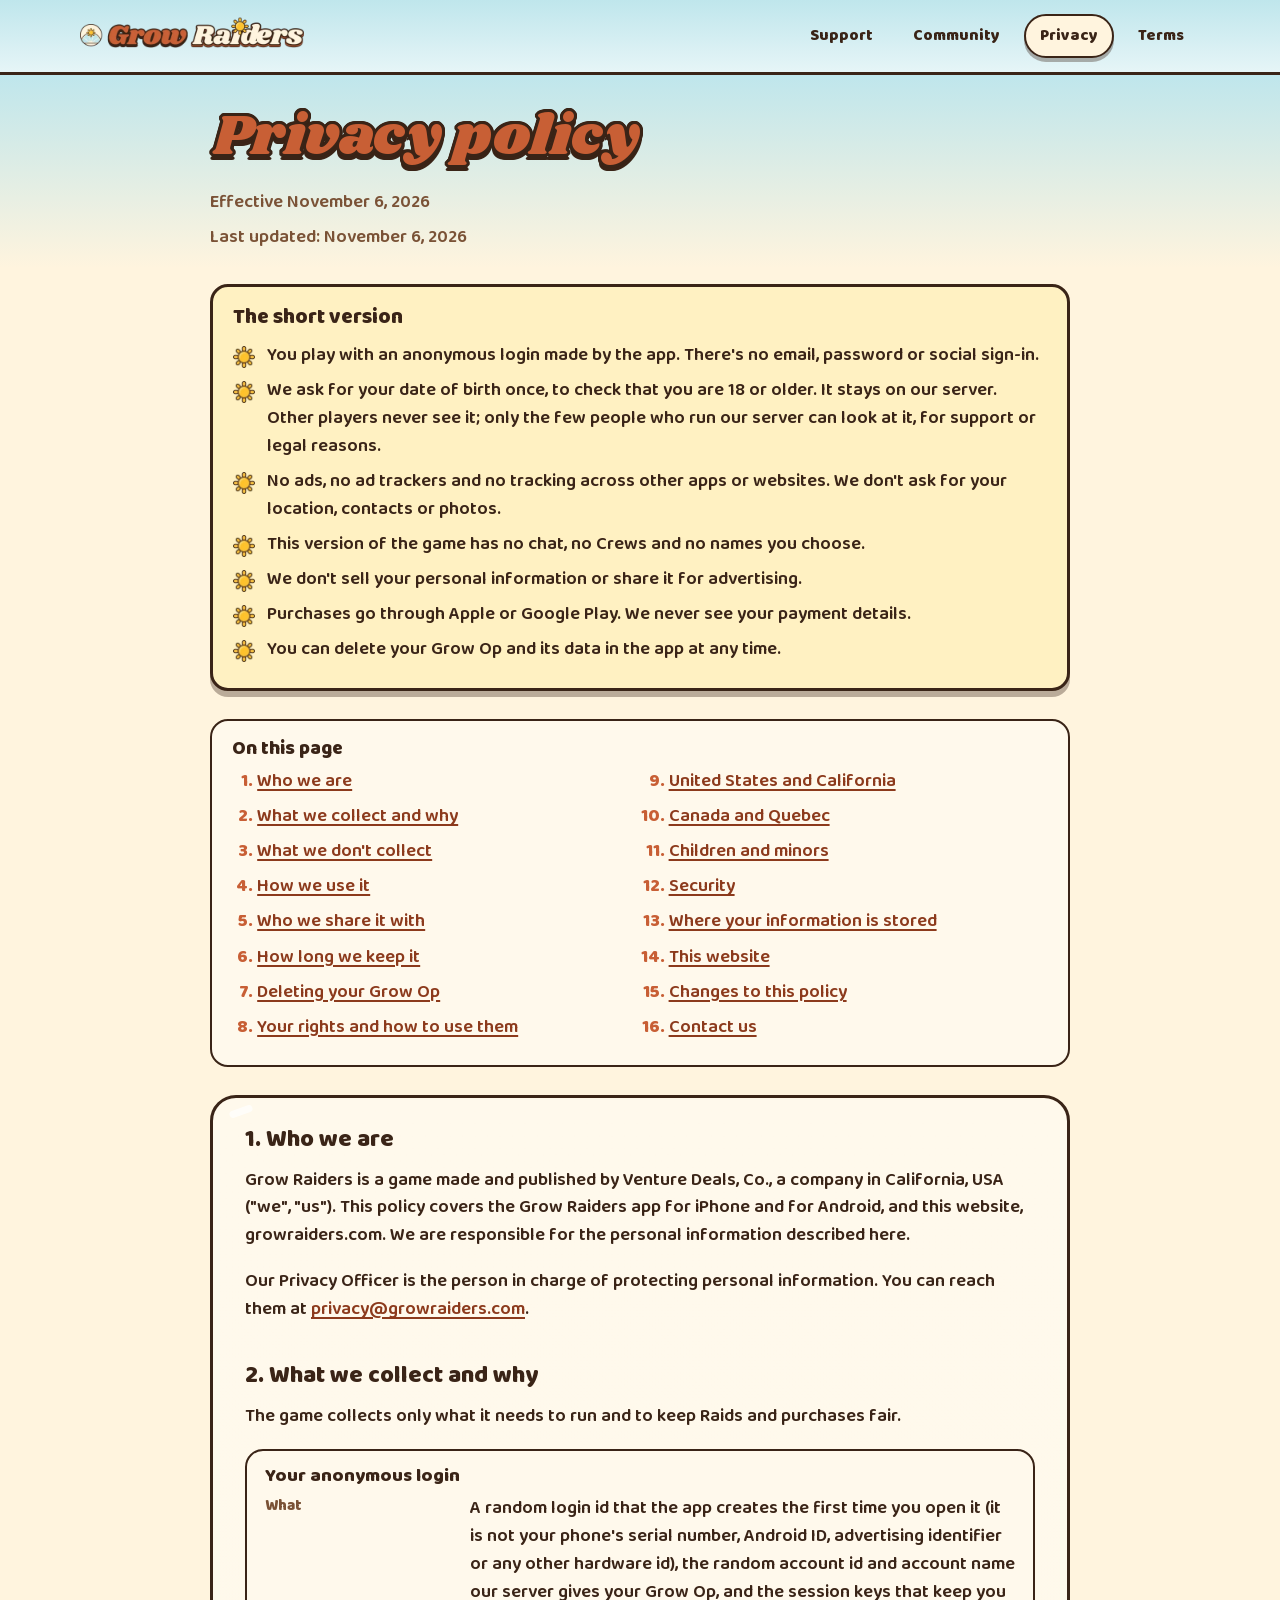
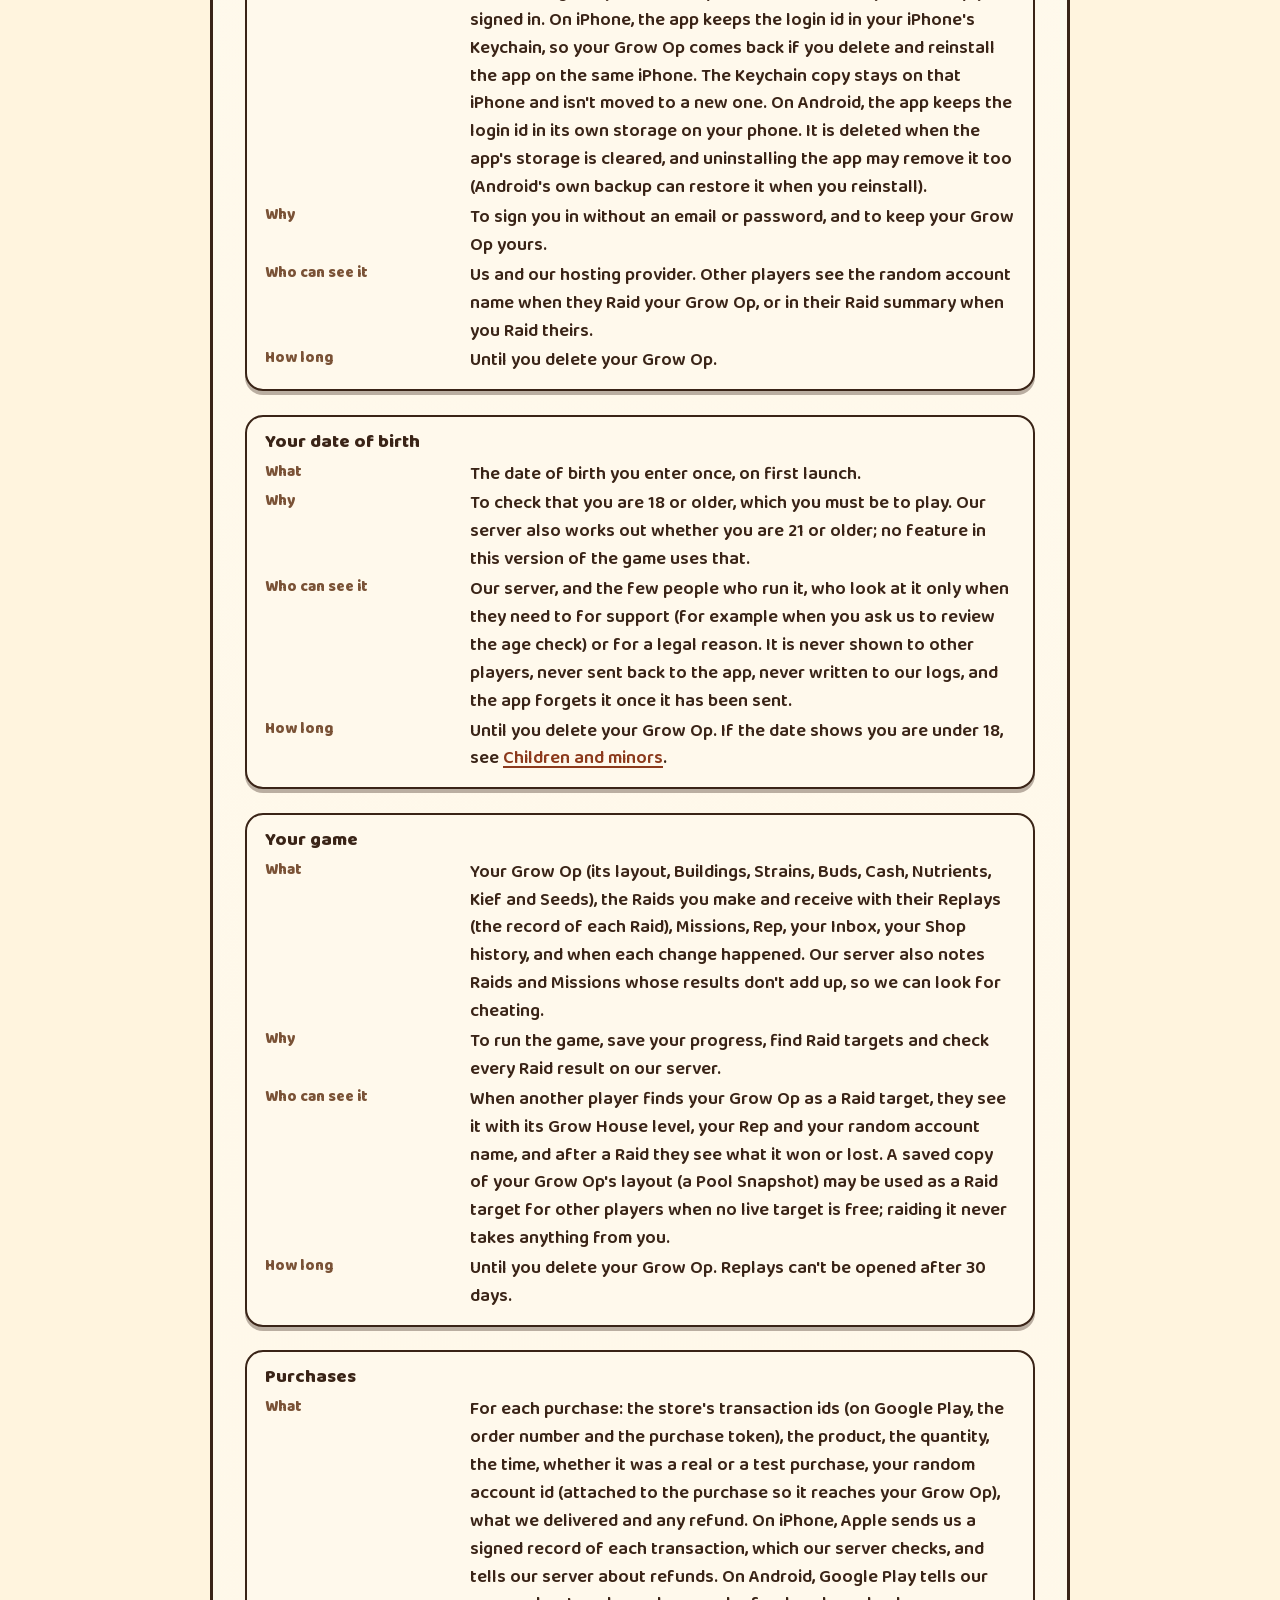
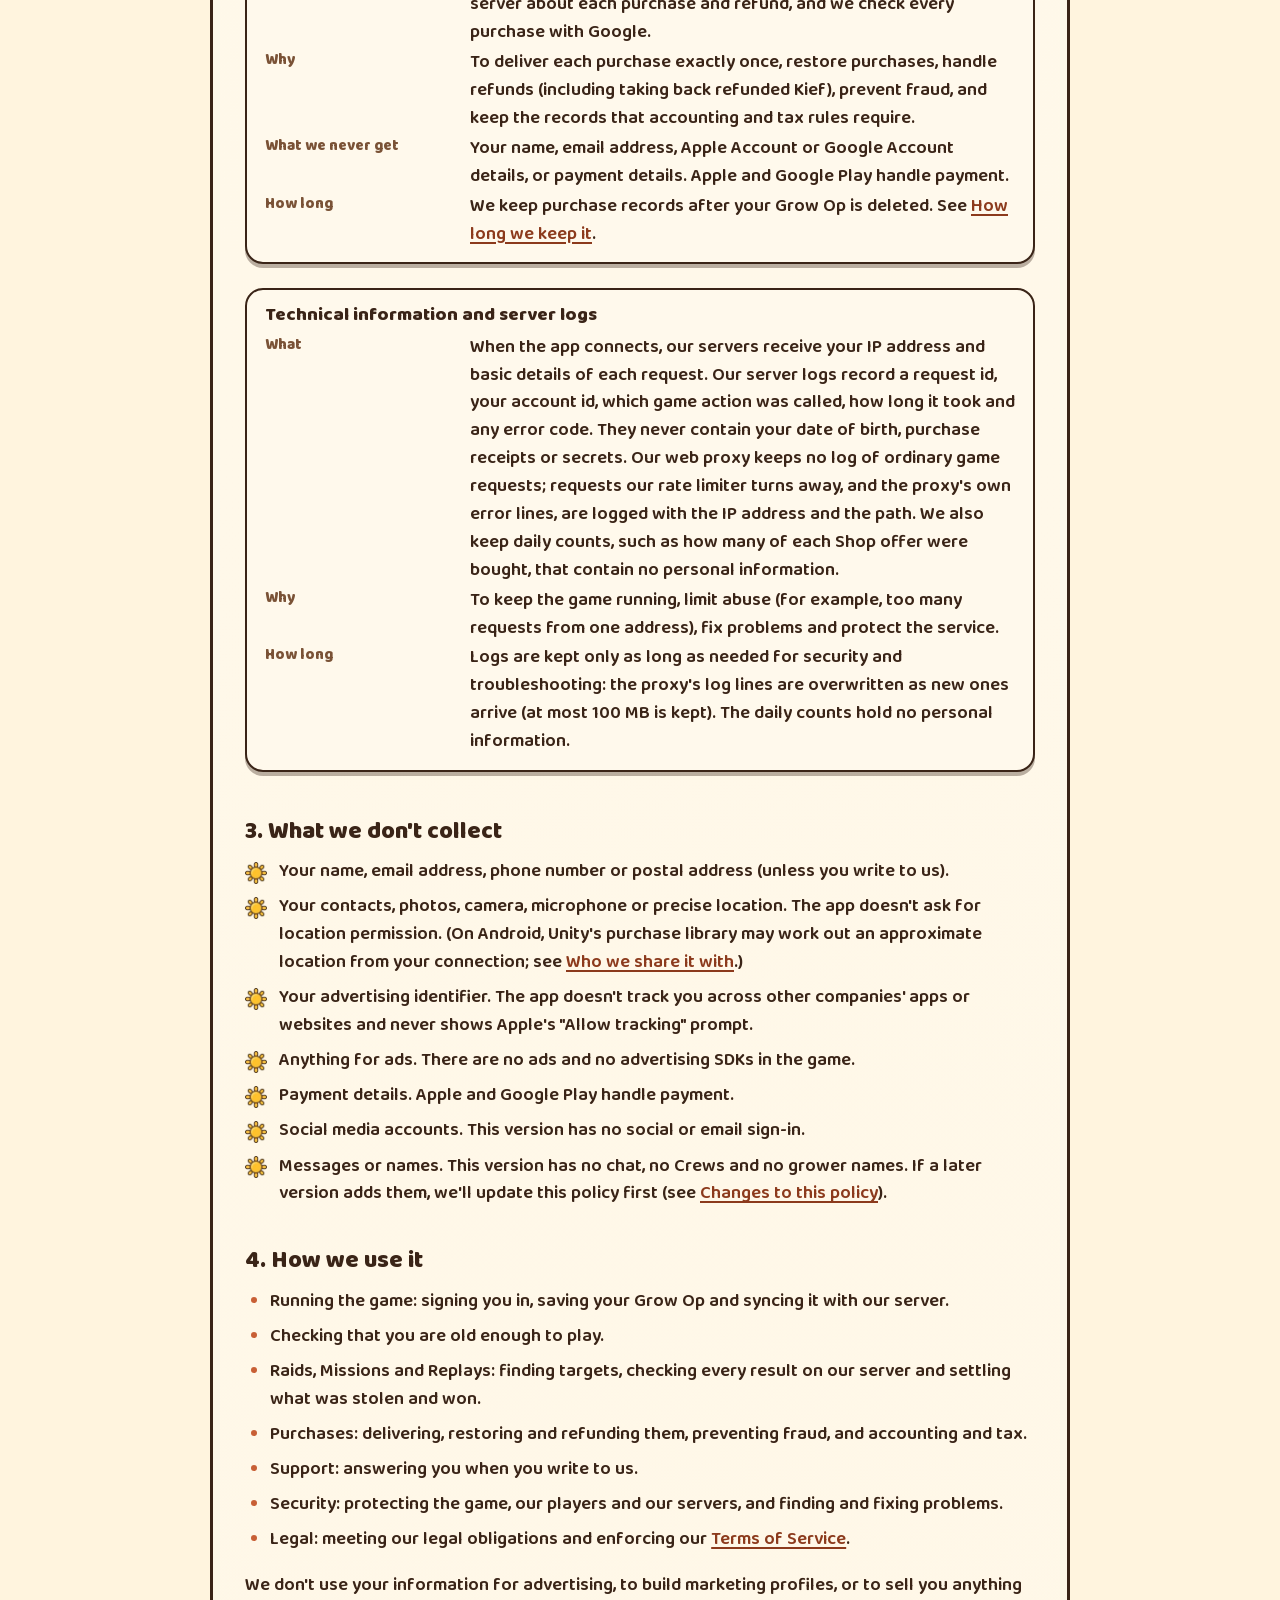
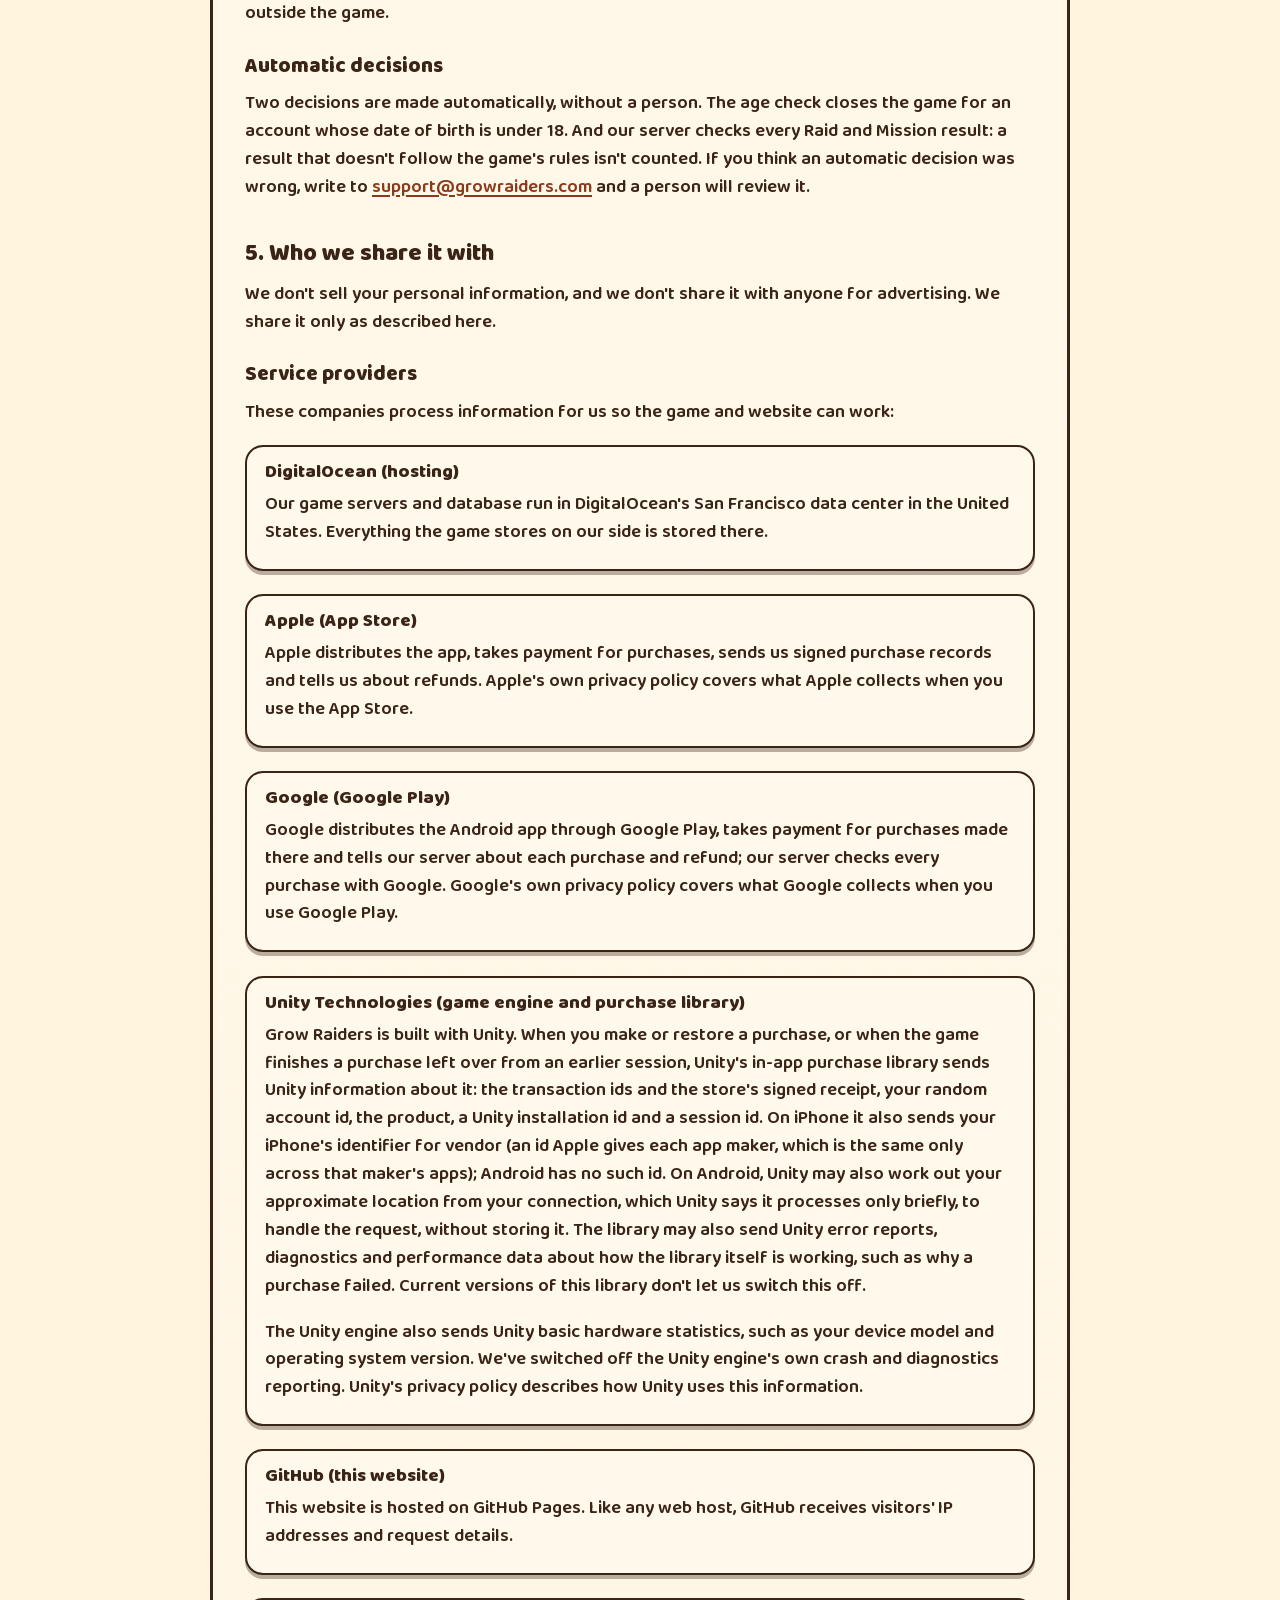
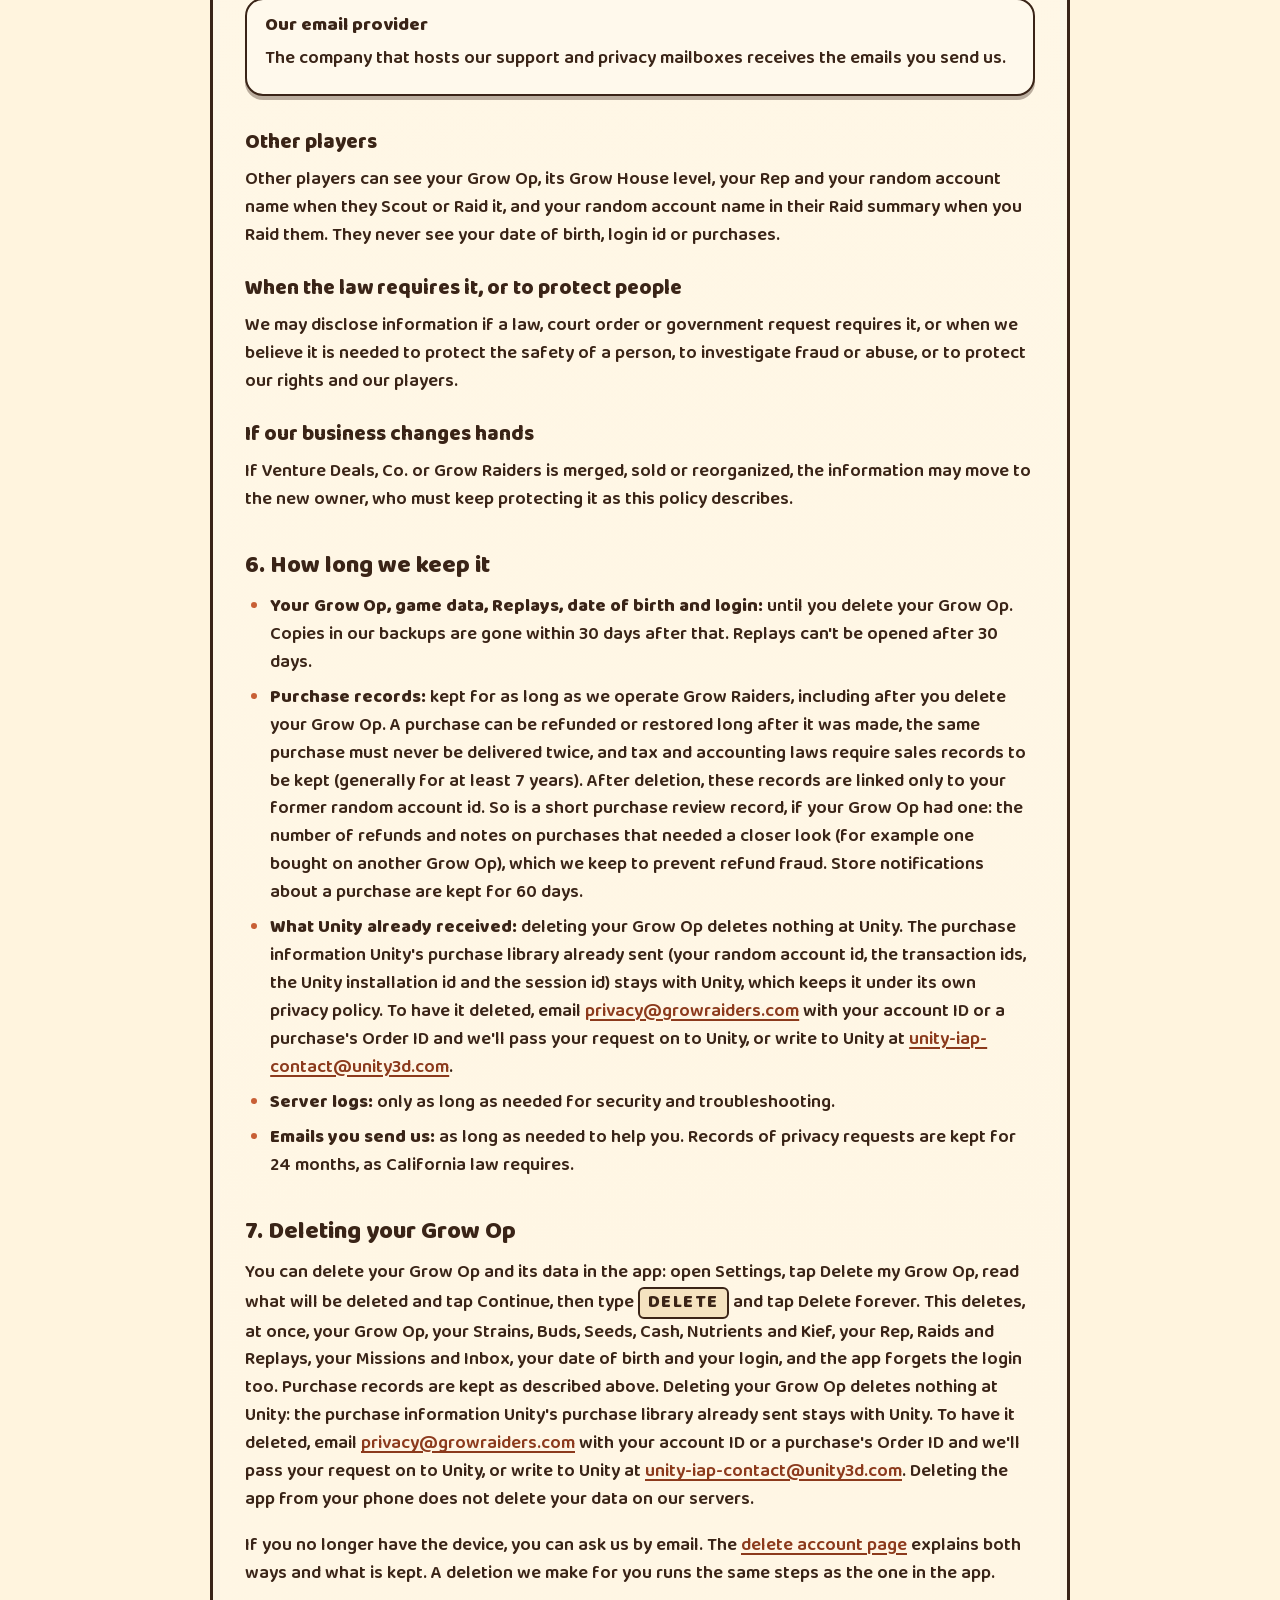
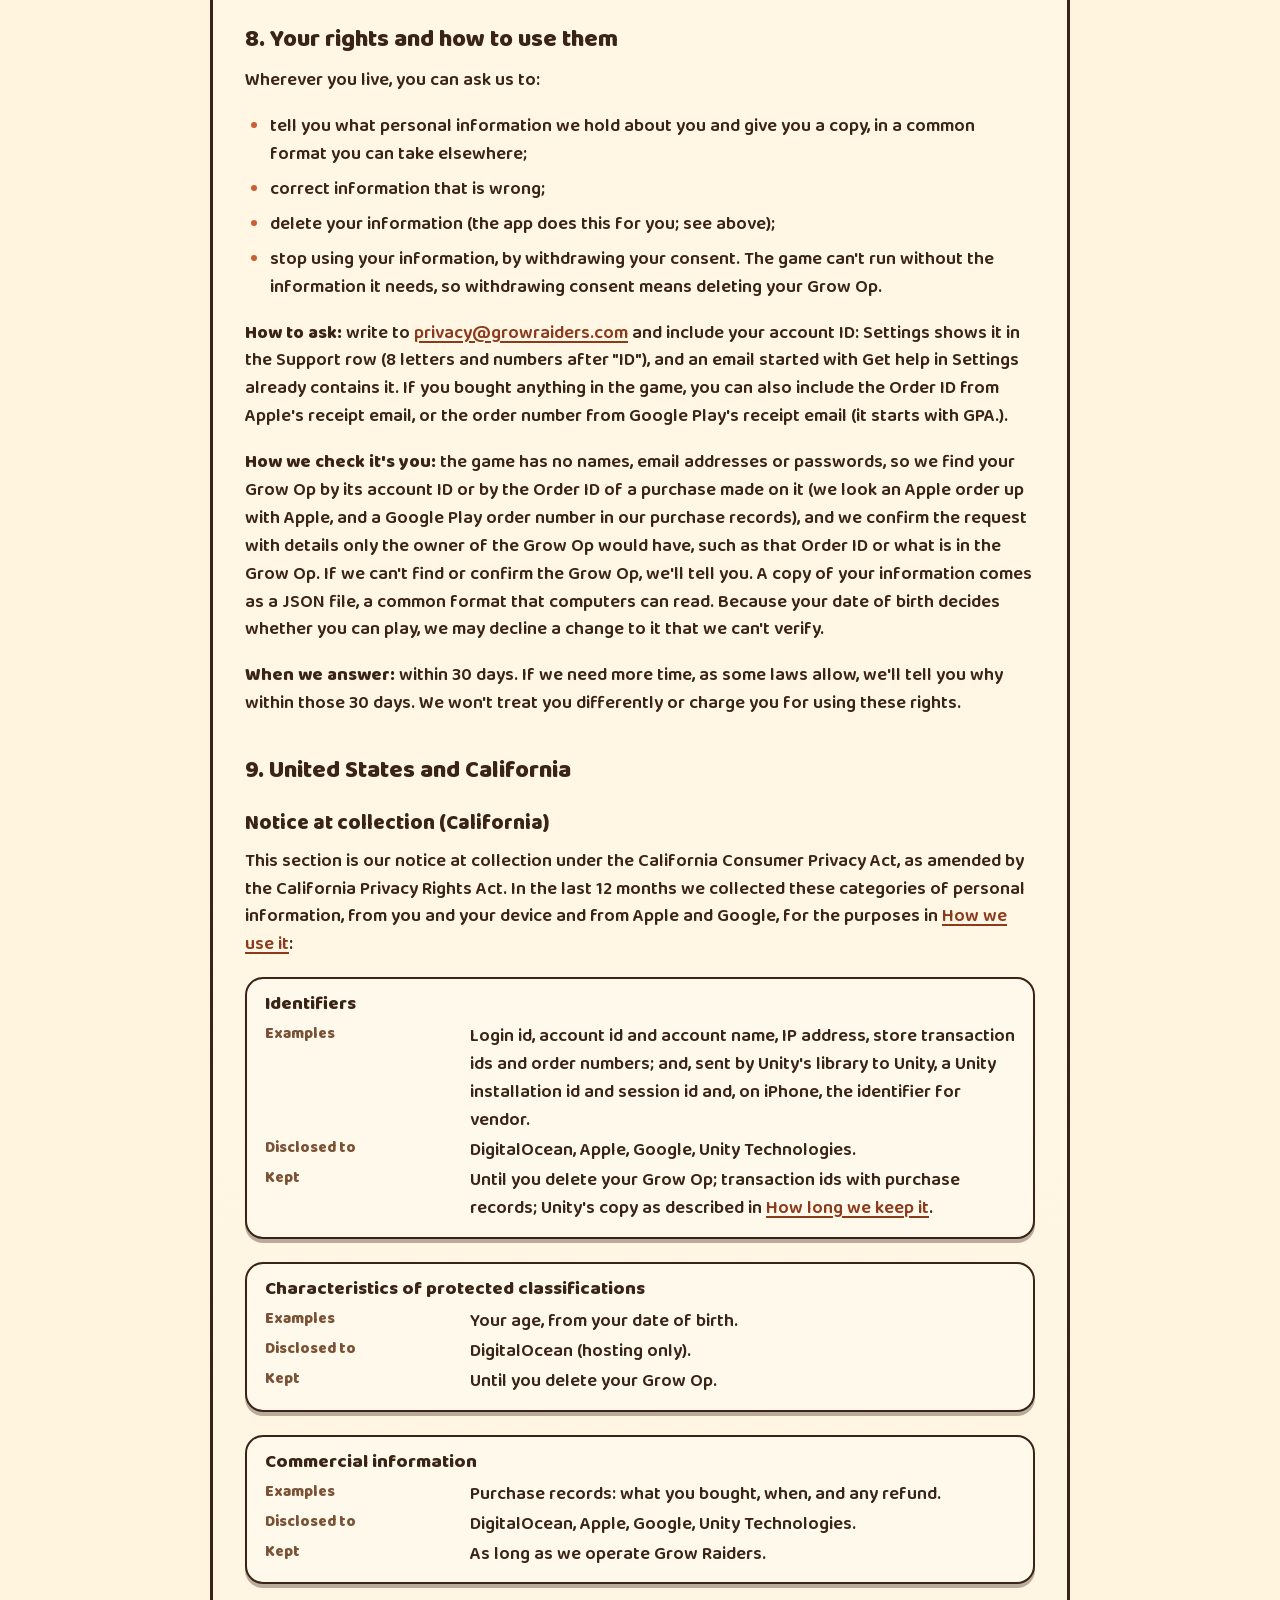
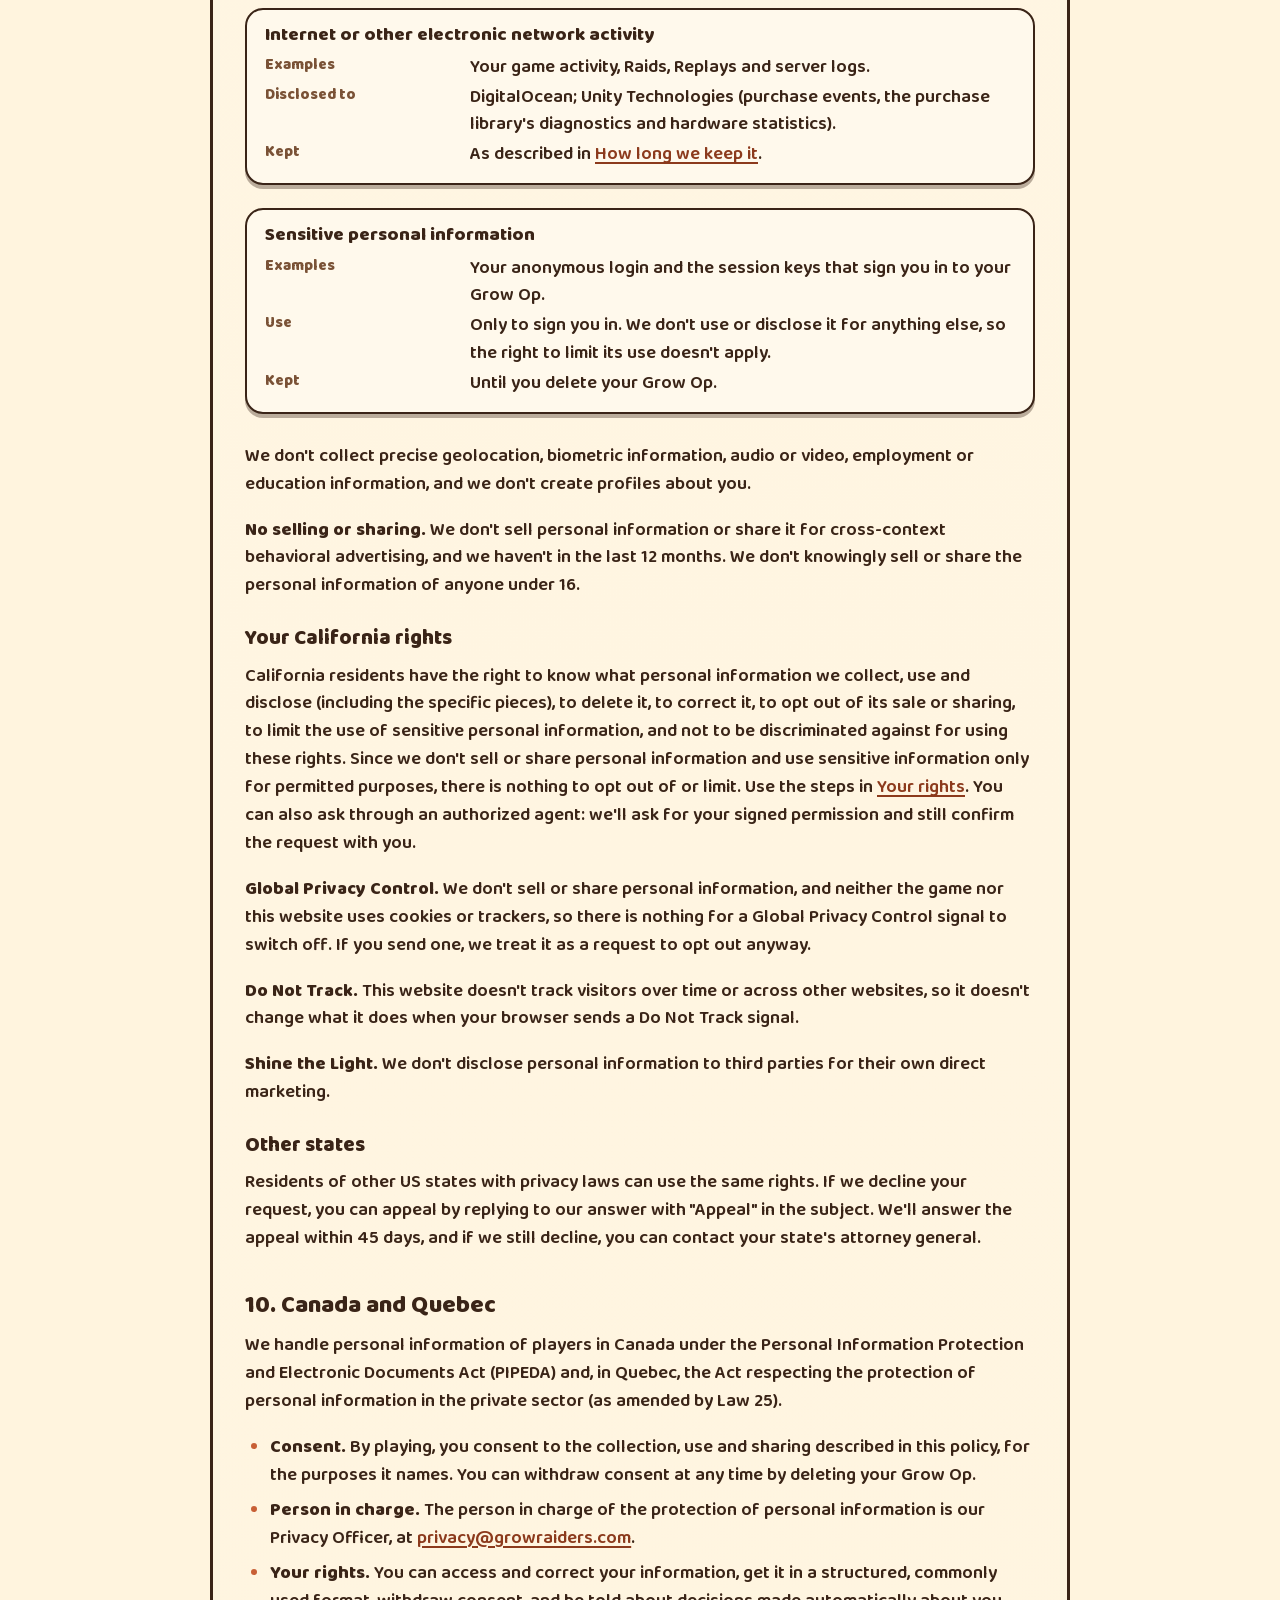
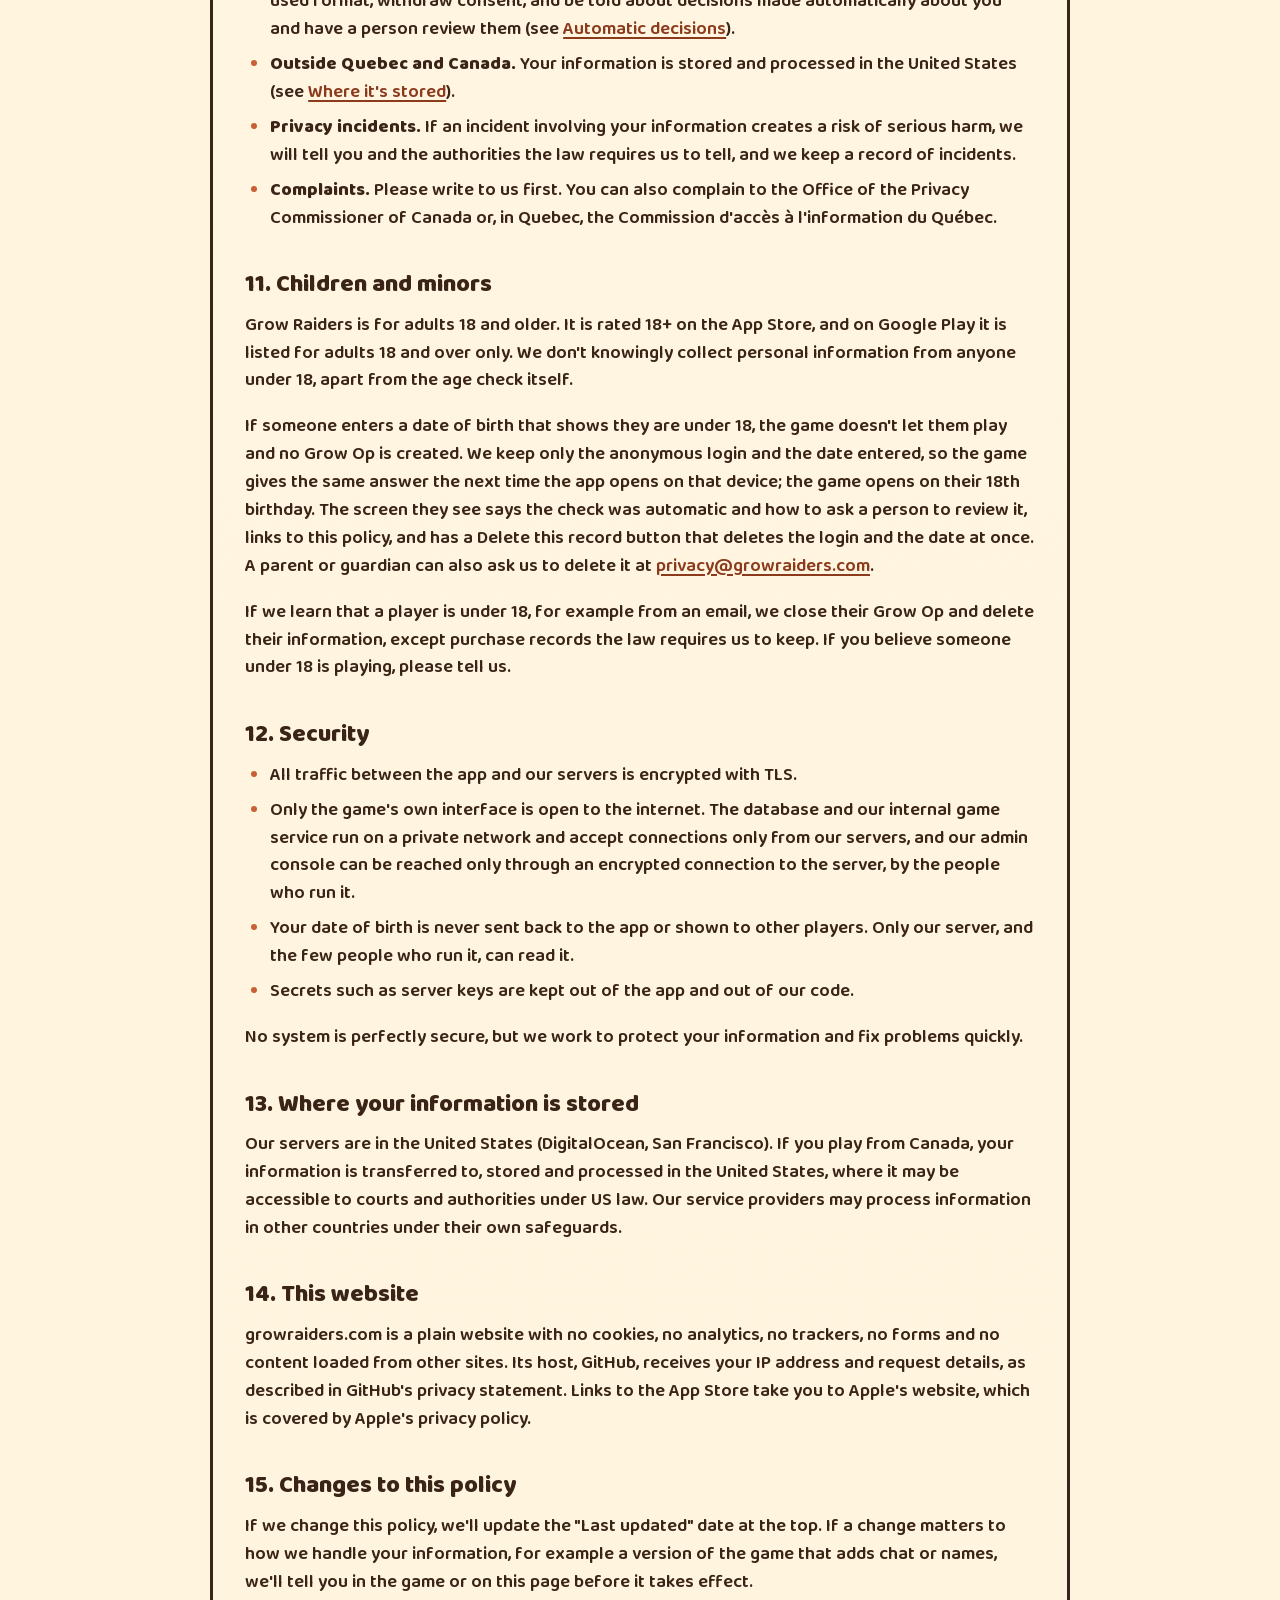
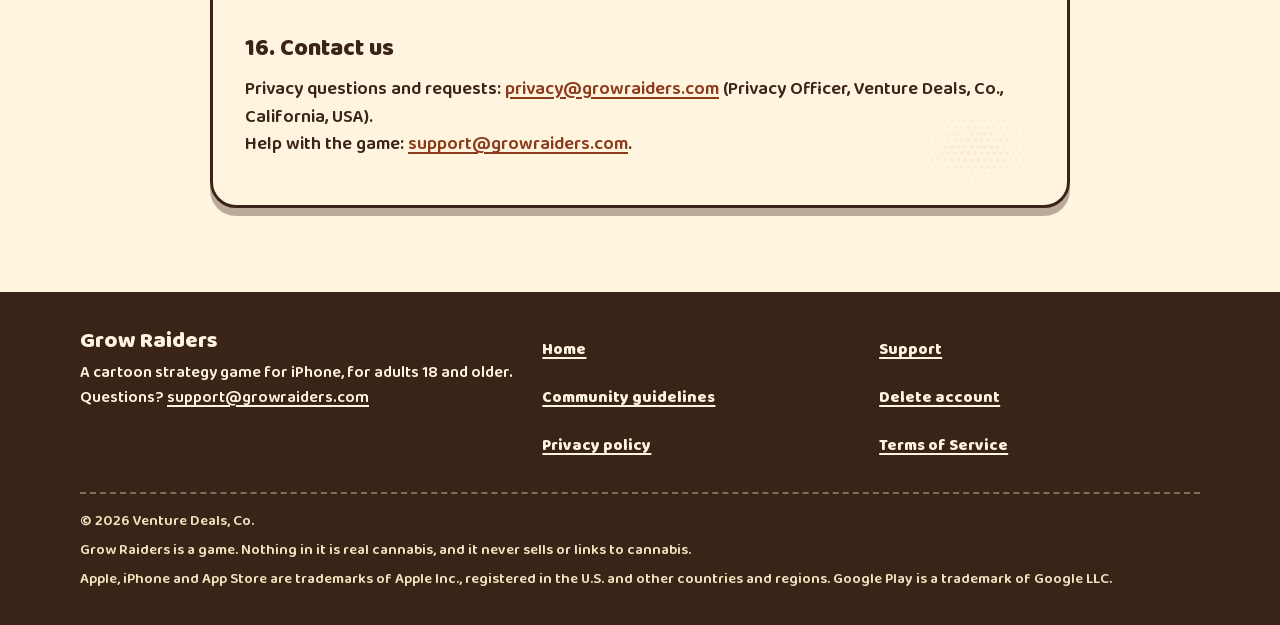
<file: privacy.html>
<!doctype html>
<html lang="en">
<head>
<meta charset="utf-8">
<meta name="viewport" content="width=device-width, initial-scale=1">
<title>Privacy policy · Grow Raiders</title>
<meta name="description" content="What the Grow Raiders game and website collect, why, who it is shared with, how long it is kept, and your rights in the United States and Canada.">
<meta http-equiv="Content-Security-Policy" content="default-src 'self'; img-src 'self'; style-src 'self'; font-src 'self'; script-src 'none'; object-src 'none'; base-uri 'none'; form-action 'none'">
<meta name="referrer" content="strict-origin-when-cross-origin">
<meta name="color-scheme" content="light">
<meta name="theme-color" content="#BFE6EC">
<link rel="canonical" href="https://growraiders.com/privacy.html">
<link rel="icon" href="favicon.ico" sizes="48x48">
<link rel="icon" href="assets/img/favicon-64.png" type="image/png" sizes="64x64">
<link rel="apple-touch-icon" href="apple-touch-icon.png">
<link rel="preload" href="assets/fonts/baloo2-600.woff2" as="font" type="font/woff2" crossorigin>
<link rel="stylesheet" href="assets/site.css">
<meta property="og:type" content="website">
<meta property="og:site_name" content="Grow Raiders">
<meta property="og:title" content="Grow Raiders privacy policy">
<meta property="og:url" content="https://growraiders.com/privacy.html">
<meta property="og:image" content="https://growraiders.com/assets/img/og.jpg">
</head>
<body>
<a class="skip-link" href="#main">Jump to content</a>

<header class="site-header">
  <div class="wrap">
    <a class="brand-link" href="index.html"><img src="assets/img/logo-horizontal.webp" width="560" height="100" alt="Grow Raiders home"></a>
    <nav class="site-nav" aria-label="Main">
      <ul>
        <li><a href="support.html">Support</a></li>
        <li><a href="community.html">Community</a></li>
        <li><a href="privacy.html" aria-current="page">Privacy</a></li>
        <li><a href="terms.html">Terms</a></li>
      </ul>
    </nav>
  </div>
</header>

<main id="main">
  <div class="doc-hero">
    <div class="wrap">
      <h1 class="shout shout--xl">Privacy policy</h1>
      <p class="doc-meta">Effective November 6, 2026</p>
      <p class="doc-meta">Last updated: November 6, 2026</p>
    </div>
  </div>

  <div class="wrap doc">
    <div class="summary-box">
      <h2>The short version</h2>
      <ul class="dots">
        <li>You play with an anonymous login made by the app. There's no email, password or social sign-in.</li>
        <li>We ask for your date of birth once, to check that you are 18 or older. It stays on our server. Other players never see it; only the few people who run our server can look at it, for support or legal reasons.</li>
        <li>No ads, no ad trackers and no tracking across other apps or websites. We don't ask for your location, contacts or photos.</li>
        <li>This version of the game has no chat, no Crews and no names you choose.</li>
        <li>We don't sell your personal information or share it for advertising.</li>
        <li>Purchases go through Apple or Google Play. We never see your payment details.</li>
        <li>You can delete your Grow Op and its data in the app at any time.</li>
      </ul>
    </div>

    <nav class="toc" aria-labelledby="toc-title">
      <h2 id="toc-title">On this page</h2>
      <ol>
        <li><a href="#who">Who we are</a></li>
        <li><a href="#collect">What we collect and why</a></li>
        <li><a href="#not-collected">What we don't collect</a></li>
        <li><a href="#use">How we use it</a></li>
        <li><a href="#share">Who we share it with</a></li>
        <li><a href="#retention">How long we keep it</a></li>
        <li><a href="#deletion">Deleting your Grow Op</a></li>
        <li><a href="#rights">Your rights and how to use them</a></li>
        <li><a href="#us">United States and California</a></li>
        <li><a href="#canada">Canada and Quebec</a></li>
        <li><a href="#children">Children and minors</a></li>
        <li><a href="#security">Security</a></li>
        <li><a href="#transfer">Where your information is stored</a></li>
        <li><a href="#website">This website</a></li>
        <li><a href="#changes">Changes to this policy</a></li>
        <li><a href="#contact">Contact us</a></li>
      </ol>
    </nav>

    <div class="packet">
      <h2 id="who">1. Who we are</h2>
      <p>Grow Raiders is a game made and published by Venture Deals, Co., a company in California, USA ("we", "us"). This policy covers the Grow Raiders app for iPhone and for Android, and this website, growraiders.com. We are responsible for the personal information described here.</p>
      <p>Our Privacy Officer is the person in charge of protecting personal information. You can reach them at <a href="mailto:privacy@growraiders.com">privacy@growraiders.com</a>.</p>

      <h2 id="collect">2. What we collect and why</h2>
      <p>The game collects only what it needs to run and to keep Raids and purchases fair.</p>
      <ul class="facts">
        <li class="fact">
          <h3>Your anonymous login</h3>
          <dl>
            <dt>What</dt>
            <dd>A random login id that the app creates the first time you open it (it is not your phone's serial number, Android ID, advertising identifier or any other hardware id), the random account id and account name our server gives your Grow Op, and the session keys that keep you signed in. On iPhone, the app keeps the login id in your iPhone's Keychain, so your Grow Op comes back if you delete and reinstall the app on the same iPhone. The Keychain copy stays on that iPhone and isn't moved to a new one. On Android, the app keeps the login id in its own storage on your phone. It is deleted when the app's storage is cleared, and uninstalling the app may remove it too (Android's own backup can restore it when you reinstall).</dd>
            <dt>Why</dt>
            <dd>To sign you in without an email or password, and to keep your Grow Op yours.</dd>
            <dt>Who can see it</dt>
            <dd>Us and our hosting provider. Other players see the random account name when they Raid your Grow Op, or in their Raid summary when you Raid theirs.</dd>
            <dt>How long</dt>
            <dd>Until you delete your Grow Op.</dd>
          </dl>
        </li>
        <li class="fact">
          <h3>Your date of birth</h3>
          <dl>
            <dt>What</dt>
            <dd>The date of birth you enter once, on first launch.</dd>
            <dt>Why</dt>
            <dd>To check that you are 18 or older, which you must be to play. Our server also works out whether you are 21 or older; no feature in this version of the game uses that.</dd>
            <dt>Who can see it</dt>
            <dd>Our server, and the few people who run it, who look at it only when they need to for support (for example when you ask us to review the age check) or for a legal reason. It is never shown to other players, never sent back to the app, never written to our logs, and the app forgets it once it has been sent.</dd>
            <dt>How long</dt>
            <dd>Until you delete your Grow Op. If the date shows you are under 18, see <a href="#children">Children and minors</a>.</dd>
          </dl>
        </li>
        <li class="fact">
          <h3>Your game</h3>
          <dl>
            <dt>What</dt>
            <dd>Your Grow Op (its layout, Buildings, Strains, Buds, Cash, Nutrients, Kief and Seeds), the Raids you make and receive with their Replays (the record of each Raid), Missions, Rep, your Inbox, your Shop history, and when each change happened. Our server also notes Raids and Missions whose results don't add up, so we can look for cheating.</dd>
            <dt>Why</dt>
            <dd>To run the game, save your progress, find Raid targets and check every Raid result on our server.</dd>
            <dt>Who can see it</dt>
            <dd>When another player finds your Grow Op as a Raid target, they see it with its Grow House level, your Rep and your random account name, and after a Raid they see what it won or lost. A saved copy of your Grow Op's layout (a Pool Snapshot) may be used as a Raid target for other players when no live target is free; raiding it never takes anything from you.</dd>
            <dt>How long</dt>
            <dd>Until you delete your Grow Op. Replays can't be opened after 30 days.</dd>
          </dl>
        </li>
        <li class="fact">
          <h3>Purchases</h3>
          <dl>
            <dt>What</dt>
            <dd>For each purchase: the store's transaction ids (on Google Play, the order number and the purchase token), the product, the quantity, the time, whether it was a real or a test purchase, your random account id (attached to the purchase so it reaches your Grow Op), what we delivered and any refund. On iPhone, Apple sends us a signed record of each transaction, which our server checks, and tells our server about refunds. On Android, Google Play tells our server about each purchase and refund, and we check every purchase with Google.</dd>
            <dt>Why</dt>
            <dd>To deliver each purchase exactly once, restore purchases, handle refunds (including taking back refunded Kief), prevent fraud, and keep the records that accounting and tax rules require.</dd>
            <dt>What we never get</dt>
            <dd>Your name, email address, Apple Account or Google Account details, or payment details. Apple and Google Play handle payment.</dd>
            <dt>How long</dt>
            <dd>We keep purchase records after your Grow Op is deleted. See <a href="#retention">How long we keep it</a>.</dd>
          </dl>
        </li>
        <li class="fact">
          <h3>Technical information and server logs</h3>
          <dl>
            <dt>What</dt>
            <dd>When the app connects, our servers receive your IP address and basic details of each request. Our server logs record a request id, your account id, which game action was called, how long it took and any error code. They never contain your date of birth, purchase receipts or secrets. Our web proxy keeps no log of ordinary game requests; requests our rate limiter turns away, and the proxy's own error lines, are logged with the IP address and the path. We also keep daily counts, such as how many of each Shop offer were bought, that contain no personal information.</dd>
            <dt>Why</dt>
            <dd>To keep the game running, limit abuse (for example, too many requests from one address), fix problems and protect the service.</dd>
            <dt>How long</dt>
            <dd>Logs are kept only as long as needed for security and troubleshooting: the proxy's log lines are overwritten as new ones arrive (at most 100 MB is kept). The daily counts hold no personal information.</dd>
          </dl>
        </li>
      </ul>

      <h2 id="not-collected">3. What we don't collect</h2>
      <ul class="dots">
        <li>Your name, email address, phone number or postal address (unless you write to us).</li>
        <li>Your contacts, photos, camera, microphone or precise location. The app doesn't ask for location permission. (On Android, Unity's purchase library may work out an approximate location from your connection; see <a href="#share">Who we share it with</a>.)</li>
        <li>Your advertising identifier. The app doesn't track you across other companies' apps or websites and never shows Apple's "Allow tracking" prompt.</li>
        <li>Anything for ads. There are no ads and no advertising SDKs in the game.</li>
        <li>Payment details. Apple and Google Play handle payment.</li>
        <li>Social media accounts. This version has no social or email sign-in.</li>
        <li>Messages or names. This version has no chat, no Crews and no grower names. If a later version adds them, we'll update this policy first (see <a href="#changes">Changes to this policy</a>).</li>
      </ul>

      <h2 id="use">4. How we use it</h2>
      <ul>
        <li>Running the game: signing you in, saving your Grow Op and syncing it with our server.</li>
        <li>Checking that you are old enough to play.</li>
        <li>Raids, Missions and Replays: finding targets, checking every result on our server and settling what was stolen and won.</li>
        <li>Purchases: delivering, restoring and refunding them, preventing fraud, and accounting and tax.</li>
        <li>Support: answering you when you write to us.</li>
        <li>Security: protecting the game, our players and our servers, and finding and fixing problems.</li>
        <li>Legal: meeting our legal obligations and enforcing our <a href="terms.html">Terms of Service</a>.</li>
      </ul>
      <p>We don't use your information for advertising, to build marketing profiles, or to sell you anything outside the game.</p>
      <h3 id="automated">Automatic decisions</h3>
      <p>Two decisions are made automatically, without a person. The age check closes the game for an account whose date of birth is under 18. And our server checks every Raid and Mission result: a result that doesn't follow the game's rules isn't counted. If you think an automatic decision was wrong, write to <a href="mailto:support@growraiders.com">support@growraiders.com</a> and a person will review it.</p>

      <h2 id="share">5. Who we share it with</h2>
      <p>We don't sell your personal information, and we don't share it with anyone for advertising. We share it only as described here.</p>
      <h3>Service providers</h3>
      <p>These companies process information for us so the game and website can work:</p>
      <ul class="facts">
        <li class="fact">
          <h4>DigitalOcean (hosting)</h4>
          <p>Our game servers and database run in DigitalOcean's San Francisco data center in the United States. Everything the game stores on our side is stored there.</p>
        </li>
        <li class="fact">
          <h4>Apple (App Store)</h4>
          <p>Apple distributes the app, takes payment for purchases, sends us signed purchase records and tells us about refunds. Apple's own privacy policy covers what Apple collects when you use the App Store.</p>
        </li>
        <li class="fact">
          <h4>Google (Google Play)</h4>
          <p>Google distributes the Android app through Google Play, takes payment for purchases made there and tells our server about each purchase and refund; our server checks every purchase with Google. Google's own privacy policy covers what Google collects when you use Google Play.</p>
        </li>
        <li class="fact">
          <h4>Unity Technologies (game engine and purchase library)</h4>
          <p>Grow Raiders is built with Unity. When you make or restore a purchase, or when the game finishes a purchase left over from an earlier session, Unity's in-app purchase library sends Unity information about it: the transaction ids and the store's signed receipt, your random account id, the product, a Unity installation id and a session id. On iPhone it also sends your iPhone's identifier for vendor (an id Apple gives each app maker, which is the same only across that maker's apps); Android has no such id. On Android, Unity may also work out your approximate location from your connection, which Unity says it processes only briefly, to handle the request, without storing it. The library may also send Unity error reports, diagnostics and performance data about how the library itself is working, such as why a purchase failed. Current versions of this library don't let us switch this off.</p>
          <p>The Unity engine also sends Unity basic hardware statistics, such as your device model and operating system version. We've switched off the Unity engine's own crash and diagnostics reporting. Unity's privacy policy describes how Unity uses this information.</p>
        </li>
        <li class="fact">
          <h4>GitHub (this website)</h4>
          <p>This website is hosted on GitHub Pages. Like any web host, GitHub receives visitors' IP addresses and request details.</p>
        </li>
        <li class="fact">
          <h4>Our email provider</h4>
          <p>The company that hosts our support and privacy mailboxes receives the emails you send us.</p>
        </li>
      </ul>
      <h3>Other players</h3>
      <p>Other players can see your Grow Op, its Grow House level, your Rep and your random account name when they Scout or Raid it, and your random account name in their Raid summary when you Raid them. They never see your date of birth, login id or purchases.</p>
      <h3>When the law requires it, or to protect people</h3>
      <p>We may disclose information if a law, court order or government request requires it, or when we believe it is needed to protect the safety of a person, to investigate fraud or abuse, or to protect our rights and our players.</p>
      <h3>If our business changes hands</h3>
      <p>If Venture Deals, Co. or Grow Raiders is merged, sold or reorganized, the information may move to the new owner, who must keep protecting it as this policy describes.</p>

      <h2 id="retention">6. How long we keep it</h2>
      <ul>
        <li><strong>Your Grow Op, game data, Replays, date of birth and login:</strong> until you delete your Grow Op. Copies in our backups are gone within 30 days after that. Replays can't be opened after 30 days.</li>
        <li><strong>Purchase records:</strong> kept for as long as we operate Grow Raiders, including after you delete your Grow Op. A purchase can be refunded or restored long after it was made, the same purchase must never be delivered twice, and tax and accounting laws require sales records to be kept (generally for at least 7 years). After deletion, these records are linked only to your former random account id. So is a short purchase review record, if your Grow Op had one: the number of refunds and notes on purchases that needed a closer look (for example one bought on another Grow Op), which we keep to prevent refund fraud. Store notifications about a purchase are kept for 60 days.</li>
        <li><strong>What Unity already received:</strong> deleting your Grow Op deletes nothing at Unity. The purchase information Unity's purchase library already sent (your random account id, the transaction ids, the Unity installation id and the session id) stays with Unity, which keeps it under its own privacy policy. To have it deleted, email <a href="mailto:privacy@growraiders.com">privacy@growraiders.com</a> with your account ID or a purchase's Order ID and we'll pass your request on to Unity, or write to Unity at <a href="mailto:unity-iap-contact@unity3d.com">unity-iap-contact@unity3d.com</a>.</li>
        <li><strong>Server logs:</strong> only as long as needed for security and troubleshooting.</li>
        <li><strong>Emails you send us:</strong> as long as needed to help you. Records of privacy requests are kept for 24 months, as California law requires.</li>
      </ul>

      <h2 id="deletion">7. Deleting your Grow Op</h2>
      <p>You can delete your Grow Op and its data in the app: open Settings, tap Delete my Grow Op, read what will be deleted and tap Continue, then type <span class="kbd">DELETE</span> and tap Delete forever. This deletes, at once, your Grow Op, your Strains, Buds, Seeds, Cash, Nutrients and Kief, your Rep, Raids and Replays, your Missions and Inbox, your date of birth and your login, and the app forgets the login too. Purchase records are kept as described above. Deleting your Grow Op deletes nothing at Unity: the purchase information Unity's purchase library already sent stays with Unity. To have it deleted, email <a href="mailto:privacy@growraiders.com">privacy@growraiders.com</a> with your account ID or a purchase's Order ID and we'll pass your request on to Unity, or write to Unity at <a href="mailto:unity-iap-contact@unity3d.com">unity-iap-contact@unity3d.com</a>. Deleting the app from your phone does not delete your data on our servers.</p>
      <p>If you no longer have the device, you can ask us by email. The <a href="delete-account.html">delete account page</a> explains both ways and what is kept. A deletion we make for you runs the same steps as the one in the app.</p>

      <h2 id="rights">8. Your rights and how to use them</h2>
      <p>Wherever you live, you can ask us to:</p>
      <ul>
        <li>tell you what personal information we hold about you and give you a copy, in a common format you can take elsewhere;</li>
        <li>correct information that is wrong;</li>
        <li>delete your information (the app does this for you; see above);</li>
        <li>stop using your information, by withdrawing your consent. The game can't run without the information it needs, so withdrawing consent means deleting your Grow Op.</li>
      </ul>
      <p><strong>How to ask:</strong> write to <a href="mailto:privacy@growraiders.com">privacy@growraiders.com</a> and include your account ID: Settings shows it in the Support row (8 letters and numbers after "ID"), and an email started with Get help in Settings already contains it. If you bought anything in the game, you can also include the Order ID from Apple's receipt email, or the order number from Google Play's receipt email (it starts with GPA.).</p>
      <p><strong>How we check it's you:</strong> the game has no names, email addresses or passwords, so we find your Grow Op by its account ID or by the Order ID of a purchase made on it (we look an Apple order up with Apple, and a Google Play order number in our purchase records), and we confirm the request with details only the owner of the Grow Op would have, such as that Order ID or what is in the Grow Op. If we can't find or confirm the Grow Op, we'll tell you. A copy of your information comes as a JSON file, a common format that computers can read. Because your date of birth decides whether you can play, we may decline a change to it that we can't verify.</p>
      <p><strong>When we answer:</strong> within 30 days. If we need more time, as some laws allow, we'll tell you why within those 30 days. We won't treat you differently or charge you for using these rights.</p>

      <h2 id="us">9. United States and California</h2>
      <h3>Notice at collection (California)</h3>
      <p>This section is our notice at collection under the California Consumer Privacy Act, as amended by the California Privacy Rights Act. In the last 12 months we collected these categories of personal information, from you and your device and from Apple and Google, for the purposes in <a href="#use">How we use it</a>:</p>
      <ul class="facts">
        <li class="fact">
          <h4>Identifiers</h4>
          <dl>
            <dt>Examples</dt>
            <dd>Login id, account id and account name, IP address, store transaction ids and order numbers; and, sent by Unity's library to Unity, a Unity installation id and session id and, on iPhone, the identifier for vendor.</dd>
            <dt>Disclosed to</dt>
            <dd>DigitalOcean, Apple, Google, Unity Technologies.</dd>
            <dt>Kept</dt>
            <dd>Until you delete your Grow Op; transaction ids with purchase records; Unity's copy as described in <a href="#retention">How long we keep it</a>.</dd>
          </dl>
        </li>
        <li class="fact">
          <h4>Characteristics of protected classifications</h4>
          <dl>
            <dt>Examples</dt>
            <dd>Your age, from your date of birth.</dd>
            <dt>Disclosed to</dt>
            <dd>DigitalOcean (hosting only).</dd>
            <dt>Kept</dt>
            <dd>Until you delete your Grow Op.</dd>
          </dl>
        </li>
        <li class="fact">
          <h4>Commercial information</h4>
          <dl>
            <dt>Examples</dt>
            <dd>Purchase records: what you bought, when, and any refund.</dd>
            <dt>Disclosed to</dt>
            <dd>DigitalOcean, Apple, Google, Unity Technologies.</dd>
            <dt>Kept</dt>
            <dd>As long as we operate Grow Raiders.</dd>
          </dl>
        </li>
        <li class="fact">
          <h4>Internet or other electronic network activity</h4>
          <dl>
            <dt>Examples</dt>
            <dd>Your game activity, Raids, Replays and server logs.</dd>
            <dt>Disclosed to</dt>
            <dd>DigitalOcean; Unity Technologies (purchase events, the purchase library's diagnostics and hardware statistics).</dd>
            <dt>Kept</dt>
            <dd>As described in <a href="#retention">How long we keep it</a>.</dd>
          </dl>
        </li>
        <li class="fact">
          <h4>Sensitive personal information</h4>
          <dl>
            <dt>Examples</dt>
            <dd>Your anonymous login and the session keys that sign you in to your Grow Op.</dd>
            <dt>Use</dt>
            <dd>Only to sign you in. We don't use or disclose it for anything else, so the right to limit its use doesn't apply.</dd>
            <dt>Kept</dt>
            <dd>Until you delete your Grow Op.</dd>
          </dl>
        </li>
      </ul>
      <p>We don't collect precise geolocation, biometric information, audio or video, employment or education information, and we don't create profiles about you.</p>
      <p><strong>No selling or sharing.</strong> We don't sell personal information or share it for cross-context behavioral advertising, and we haven't in the last 12 months. We don't knowingly sell or share the personal information of anyone under 16.</p>
      <h3>Your California rights</h3>
      <p>California residents have the right to know what personal information we collect, use and disclose (including the specific pieces), to delete it, to correct it, to opt out of its sale or sharing, to limit the use of sensitive personal information, and not to be discriminated against for using these rights. Since we don't sell or share personal information and use sensitive information only for permitted purposes, there is nothing to opt out of or limit. Use the steps in <a href="#rights">Your rights</a>. You can also ask through an authorized agent: we'll ask for your signed permission and still confirm the request with you.</p>
      <p><strong>Global Privacy Control.</strong> We don't sell or share personal information, and neither the game nor this website uses cookies or trackers, so there is nothing for a Global Privacy Control signal to switch off. If you send one, we treat it as a request to opt out anyway.</p>
      <p><strong>Do Not Track.</strong> This website doesn't track visitors over time or across other websites, so it doesn't change what it does when your browser sends a Do Not Track signal.</p>
      <p><strong>Shine the Light.</strong> We don't disclose personal information to third parties for their own direct marketing.</p>
      <h3>Other states</h3>
      <p>Residents of other US states with privacy laws can use the same rights. If we decline your request, you can appeal by replying to our answer with "Appeal" in the subject. We'll answer the appeal within 45 days, and if we still decline, you can contact your state's attorney general.</p>

      <h2 id="canada">10. Canada and Quebec</h2>
      <p>We handle personal information of players in Canada under the Personal Information Protection and Electronic Documents Act (PIPEDA) and, in Quebec, the Act respecting the protection of personal information in the private sector (as amended by Law 25).</p>
      <ul>
        <li><strong>Consent.</strong> By playing, you consent to the collection, use and sharing described in this policy, for the purposes it names. You can withdraw consent at any time by deleting your Grow Op.</li>
        <li><strong>Person in charge.</strong> The person in charge of the protection of personal information is our Privacy Officer, at <a href="mailto:privacy@growraiders.com">privacy@growraiders.com</a>.</li>
        <li><strong>Your rights.</strong> You can access and correct your information, get it in a structured, commonly used format, withdraw consent, and be told about decisions made automatically about you and have a person review them (see <a href="#automated">Automatic decisions</a>).</li>
        <li><strong>Outside Quebec and Canada.</strong> Your information is stored and processed in the United States (see <a href="#transfer">Where it's stored</a>).</li>
        <li><strong>Privacy incidents.</strong> If an incident involving your information creates a risk of serious harm, we will tell you and the authorities the law requires us to tell, and we keep a record of incidents.</li>
        <li><strong>Complaints.</strong> Please write to us first. You can also complain to the Office of the Privacy Commissioner of Canada or, in Quebec, the Commission d'accès à l'information du Québec.</li>
      </ul>

      <h2 id="children">11. Children and minors</h2>
      <p>Grow Raiders is for adults 18 and older. It is rated 18+ on the App Store, and on Google Play it is listed for adults 18 and over only. We don't knowingly collect personal information from anyone under 18, apart from the age check itself.</p>
      <p>If someone enters a date of birth that shows they are under 18, the game doesn't let them play and no Grow Op is created. We keep only the anonymous login and the date entered, so the game gives the same answer the next time the app opens on that device; the game opens on their 18th birthday. The screen they see says the check was automatic and how to ask a person to review it, links to this policy, and has a Delete this record button that deletes the login and the date at once. A parent or guardian can also ask us to delete it at <a href="mailto:privacy@growraiders.com">privacy@growraiders.com</a>.</p>
      <p>If we learn that a player is under 18, for example from an email, we close their Grow Op and delete their information, except purchase records the law requires us to keep. If you believe someone under 18 is playing, please tell us.</p>

      <h2 id="security">12. Security</h2>
      <ul>
        <li>All traffic between the app and our servers is encrypted with TLS.</li>
        <li>Only the game's own interface is open to the internet. The database and our internal game service run on a private network and accept connections only from our servers, and our admin console can be reached only through an encrypted connection to the server, by the people who run it.</li>
        <li>Your date of birth is never sent back to the app or shown to other players. Only our server, and the few people who run it, can read it.</li>
        <li>Secrets such as server keys are kept out of the app and out of our code.</li>
      </ul>
      <p>No system is perfectly secure, but we work to protect your information and fix problems quickly.</p>

      <h2 id="transfer">13. Where your information is stored</h2>
      <p>Our servers are in the United States (DigitalOcean, San Francisco). If you play from Canada, your information is transferred to, stored and processed in the United States, where it may be accessible to courts and authorities under US law. Our service providers may process information in other countries under their own safeguards.</p>

      <h2 id="website">14. This website</h2>
      <p>growraiders.com is a plain website with no cookies, no analytics, no trackers, no forms and no content loaded from other sites. Its host, GitHub, receives your IP address and request details, as described in GitHub's privacy statement. Links to the App Store take you to Apple's website, which is covered by Apple's privacy policy.</p>

      <h2 id="changes">15. Changes to this policy</h2>
      <p>If we change this policy, we'll update the "Last updated" date at the top. If a change matters to how we handle your information, for example a version of the game that adds chat or names, we'll tell you in the game or on this page before it takes effect.</p>

      <h2 id="contact">16. Contact us</h2>
      <p>Privacy questions and requests: <a href="mailto:privacy@growraiders.com">privacy@growraiders.com</a> (Privacy Officer, Venture Deals, Co., California, USA).<br>Help with the game: <a href="mailto:support@growraiders.com">support@growraiders.com</a>.</p>
      <div class="halftone" aria-hidden="true"></div>
    </div>
  </div>
</main>

<footer class="site-footer">
  <div class="wrap">
    <div class="footer-grid">
      <div>
        <p class="footer-title">Grow Raiders</p>
        <p>A cartoon strategy game for iPhone, for adults 18 and older.<br>Questions? <a href="mailto:support@growraiders.com">support@growraiders.com</a></p>
      </div>
      <nav aria-label="Footer">
        <ul class="footer-links">
          <li><a href="index.html">Home</a></li>
          <li><a href="support.html">Support</a></li>
          <li><a href="community.html">Community guidelines</a></li>
          <li><a href="delete-account.html">Delete account</a></li>
          <li><a href="privacy.html" aria-current="page">Privacy policy</a></li>
          <li><a href="terms.html">Terms of Service</a></li>
        </ul>
      </nav>
    </div>
    <div class="footer-small">
      <p>© 2026 Venture Deals, Co.</p>
      <p>Grow Raiders is a game. Nothing in it is real cannabis, and it never sells or links to cannabis.</p>
      <p>Apple, iPhone and App Store are trademarks of Apple Inc., registered in the U.S. and other countries and regions. Google Play is a trademark of Google LLC.</p>
    </div>
  </div>
</footer>
</body>
</html>
</file>
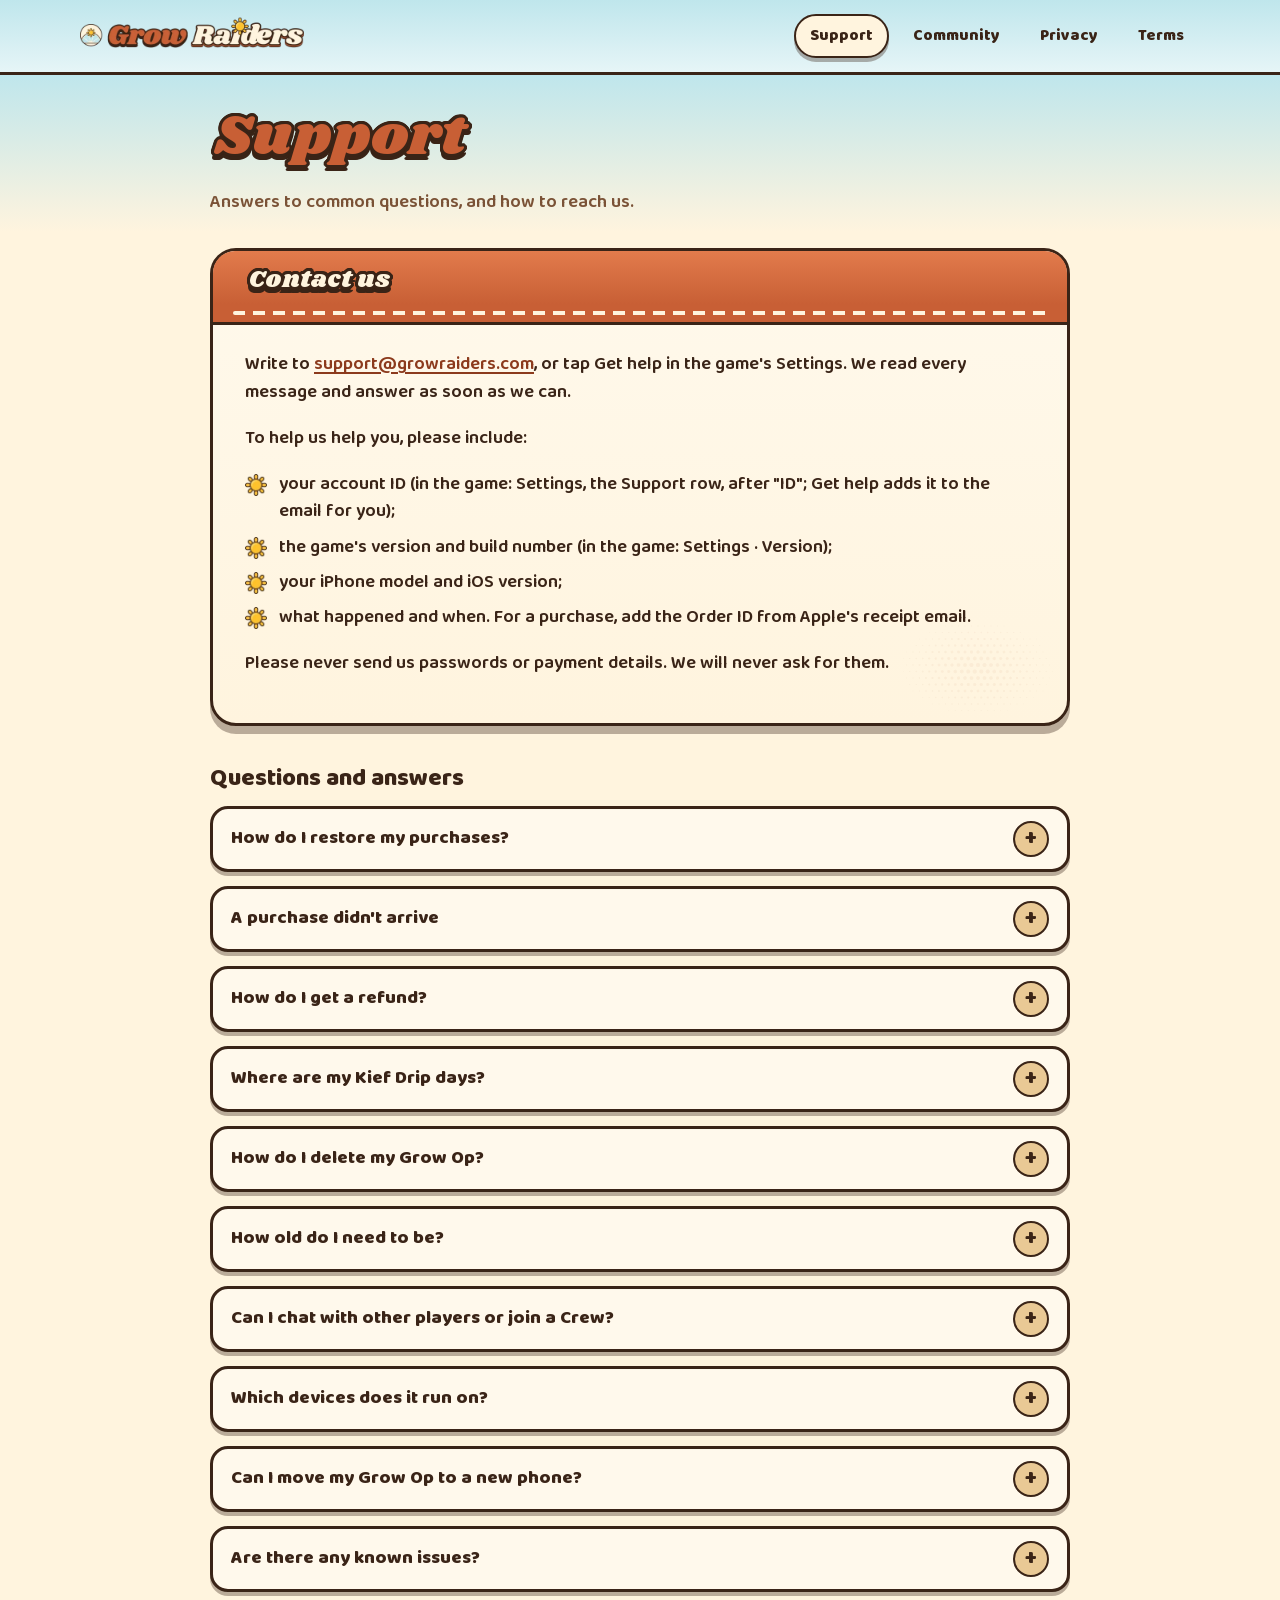
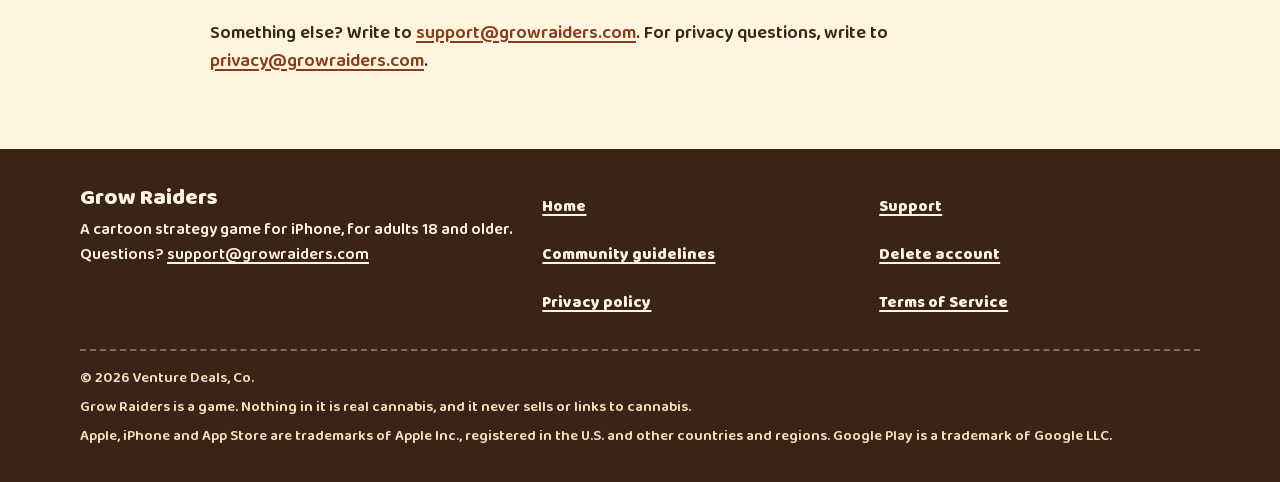
<file: support.html>
<!doctype html>
<html lang="en">
<head>
<meta charset="utf-8">
<meta name="viewport" content="width=device-width, initial-scale=1">
<title>Support · Grow Raiders</title>
<meta name="description" content="Help with Grow Raiders: contact support, restore purchases, missing purchases, refunds, Kief Drip days, deleting your Grow Op, age requirement, reporting a player and device requirements.">
<meta http-equiv="Content-Security-Policy" content="default-src 'self'; img-src 'self'; style-src 'self'; font-src 'self'; script-src 'none'; object-src 'none'; base-uri 'none'; form-action 'none'">
<meta name="referrer" content="strict-origin-when-cross-origin">
<meta name="color-scheme" content="light">
<meta name="theme-color" content="#BFE6EC">
<link rel="canonical" href="https://growraiders.com/support.html">
<link rel="icon" href="favicon.ico" sizes="48x48">
<link rel="icon" href="assets/img/favicon-64.png" type="image/png" sizes="64x64">
<link rel="apple-touch-icon" href="apple-touch-icon.png">
<link rel="preload" href="assets/fonts/baloo2-600.woff2" as="font" type="font/woff2" crossorigin>
<link rel="stylesheet" href="assets/site.css">
<meta property="og:type" content="website">
<meta property="og:site_name" content="Grow Raiders">
<meta property="og:title" content="Grow Raiders support">
<meta property="og:url" content="https://growraiders.com/support.html">
<meta property="og:image" content="https://growraiders.com/assets/img/og.jpg">
</head>
<body>
<a class="skip-link" href="#main">Jump to content</a>

<header class="site-header">
  <div class="wrap">
    <a class="brand-link" href="index.html"><img src="assets/img/logo-horizontal.webp" width="560" height="100" alt="Grow Raiders home"></a>
    <nav class="site-nav" aria-label="Main">
      <ul>
        <li><a href="support.html" aria-current="page">Support</a></li>
        <li><a href="community.html">Community</a></li>
        <li><a href="privacy.html">Privacy</a></li>
        <li><a href="terms.html">Terms</a></li>
      </ul>
    </nav>
  </div>
</header>

<main id="main">
  <div class="doc-hero">
    <div class="wrap">
      <h1 class="shout shout--xl">Support</h1>
      <p class="doc-meta">Answers to common questions, and how to reach us.</p>
    </div>
  </div>

  <div class="wrap doc">
    <div class="packet packet--band">
      <div class="band"><h2 class="shout shout--cream shout--m">Contact us</h2></div>
      <p>Write to <a href="mailto:support@growraiders.com">support@growraiders.com</a>, or tap Get help in the game's Settings. We read every message and answer as soon as we can.</p>
      <p>To help us help you, please include:</p>
      <ul class="dots">
        <li>your account ID (in the game: Settings, the Support row, after "ID"; Get help adds it to the email for you);</li>
        <li>the game's version and build number (in the game: Settings · Version);</li>
        <li>your iPhone model and iOS version;</li>
        <li>what happened and when. For a purchase, add the Order ID from Apple's receipt email.</li>
      </ul>
      <p>Please never send us passwords or payment details. We will never ask for them.</p>
      <div class="halftone" aria-hidden="true"></div>
    </div>

    <h2 id="faq">Questions and answers</h2>
    <div class="faq">
      <details id="faq-restore">
        <summary>How do I restore my purchases?</summary>
        <div class="answer">
          <p>Open the Shop (the Shop tile at the bottom right of your Grow Op) and tap Restore purchases at the top right. Sign in to your Apple Account if asked.</p>
          <p>Restore asks Apple for the purchases on your Apple Account and adds anything that is missing from your Grow Op. Everything in the Shop today is Kief: the Kief packs and the Kief Drip are delivered once, straight to your Grow Op, so Restore doesn't bring them back, and it says "Nothing to restore for this Grow Op." Kief and Kief Drip days live on your Grow Op, on our server, and come back with it if you reinstall the app on the same iPhone.</p>
        </div>
      </details>

      <details id="faq-missing">
        <summary>A purchase didn't arrive</summary>
        <div class="answer">
          <p>Most purchases arrive within seconds. If one is missing:</p>
          <ol>
            <li>Make sure you are online, then close Grow Raiders completely and open it again. An unfinished purchase is delivered when the app starts.</li>
            <li>If Apple asked someone to approve the purchase (Ask to Buy), the Shop shows "Waiting for approval". Once it is approved, it arrives, even if the app was closed; look in your Inbox for a message that it was added.</li>
            <li>Check your Inbox (the envelope pin on the left side of your Grow Op). Kief Drip days wait there.</li>
          </ol>
          <p>Still missing after a day? Email <a href="mailto:support@growraiders.com">support@growraiders.com</a> with the item, the date and the Order ID from Apple's receipt email. Each purchase is delivered exactly once.</p>
        </div>
      </details>

      <details id="faq-refund">
        <summary>How do I get a refund?</summary>
        <div class="answer">
          <p>On iPhone, purchases are made through Apple, so Apple handles refunds. Go to reportaproblem.apple.com, sign in with your Apple Account, find the purchase and choose to request a refund. We can't issue App Store refunds ourselves.</p>
          <p>On Android, purchases are made through Google Play, so refunds go through Google Play: open your Google Play order history, find the purchase and request a refund there.</p>
          <p>When a refund goes through, the game takes back the Kief that purchase delivered, down to zero (never below). Whatever you already spent the Kief on stays. Your Inbox shows a notice when this happens.</p>
        </div>
      </details>

      <details id="faq-drip">
        <summary>Where are my Kief Drip days?</summary>
        <div class="answer">
          <p>The Kief Drip gives you 300 Kief at once, then 50 Kief a day for 30 days. Each day's Kief waits in your Inbox (the envelope pin on the left side of your Grow Op). Open it and tap Claim to take every waiting day at once.</p>
          <p>Days never expire, so you can claim them whenever you like. A new day starts at 08:00 UTC, which is midnight Pacific time in winter and 1 am in summer.</p>
        </div>
      </details>

      <details id="faq-delete">
        <summary>How do I delete my Grow Op?</summary>
        <div class="answer">
          <p>In the game, open Settings (the round sunflower gear at the top right), tap Delete my Grow Op, read what will be deleted and tap Continue, then type <span class="kbd">DELETE</span> and tap Delete forever. This deletes your Grow Op and its data at once, for good, and the game starts over as new. Purchases are not refunded; if you want a refund, ask Apple or Google Play first.</p>
          <p>Lost your phone? You can ask us by email instead. The <a href="delete-account.html">delete account page</a> has the details and explains what is kept.</p>
        </div>
      </details>

      <details id="faq-age">
        <summary>How old do I need to be?</summary>
        <div class="answer">
          <p>Grow Raiders is for adults 18 and older. The game asks for your date of birth once, the first time you open it, and it can't be changed later. Your date of birth is never shown to other players.</p>
          <p>If the game says it is for adults only, the check was made automatically from the date entered. To have a person review it, email <a href="mailto:support@growraiders.com">support@growraiders.com</a>. The same screen has a Delete this record button, which deletes the date and the login on our server at once.</p>
        </div>
      </details>

      <details id="faq-chat">
        <summary>Can I chat with other players or join a Crew?</summary>
        <div class="answer">
          <p>Not in this version. Grow Raiders has no chat, no Crews and no grower names yet, so other players see your Grow Op, its Grow House level, your Rep and a random account name only when they Raid it.</p>
          <p>If another player is cheating or something else isn't right, email <a href="mailto:support@growraiders.com">support@growraiders.com</a> with what you saw and when. Read the <a href="community.html">community guidelines</a> for what's allowed.</p>
        </div>
      </details>

      <details id="faq-devices">
        <summary>Which devices does it run on?</summary>
        <div class="answer">
          <p>Grow Raiders runs on iPhone with iOS 15 or later, and on Android phones with Android 8.0 or later and a 64-bit ARM processor. It plays in landscape and needs an internet connection.</p>
        </div>
      </details>

      <details id="faq-new-phone">
        <summary>Can I move my Grow Op to a new phone?</summary>
        <div class="answer">
          <p>Not yet. Your Grow Op is linked to your phone, not to an email address or a sign-in. On iPhone, it comes back if you delete and reinstall the app on the same iPhone, but it can't move to a different phone.</p>
          <p>On Android, the login lives in the app's own storage on your phone. Android's own backup can restore it when the app is installed again; otherwise it can't move between phones in this version.</p>
        </div>
      </details>

      <details id="faq-known">
        <summary>Are there any known issues?</summary>
        <div class="answer">
          <p>None right now. If we learn of a problem that affects many players, we'll list it here with what to do about it.</p>
        </div>
      </details>
    </div>

    <p>Something else? Write to <a href="mailto:support@growraiders.com">support@growraiders.com</a>. For privacy questions, write to <a href="mailto:privacy@growraiders.com">privacy@growraiders.com</a>.</p>
  </div>
</main>

<footer class="site-footer">
  <div class="wrap">
    <div class="footer-grid">
      <div>
        <p class="footer-title">Grow Raiders</p>
        <p>A cartoon strategy game for iPhone, for adults 18 and older.<br>Questions? <a href="mailto:support@growraiders.com">support@growraiders.com</a></p>
      </div>
      <nav aria-label="Footer">
        <ul class="footer-links">
          <li><a href="index.html">Home</a></li>
          <li><a href="support.html" aria-current="page">Support</a></li>
          <li><a href="community.html">Community guidelines</a></li>
          <li><a href="delete-account.html">Delete account</a></li>
          <li><a href="privacy.html">Privacy policy</a></li>
          <li><a href="terms.html">Terms of Service</a></li>
        </ul>
      </nav>
    </div>
    <div class="footer-small">
      <p>© 2026 Venture Deals, Co.</p>
      <p>Grow Raiders is a game. Nothing in it is real cannabis, and it never sells or links to cannabis.</p>
      <p>Apple, iPhone and App Store are trademarks of Apple Inc., registered in the U.S. and other countries and regions. Google Play is a trademark of Google LLC.</p>
    </div>
  </div>
</footer>
</body>
</html>
</file>
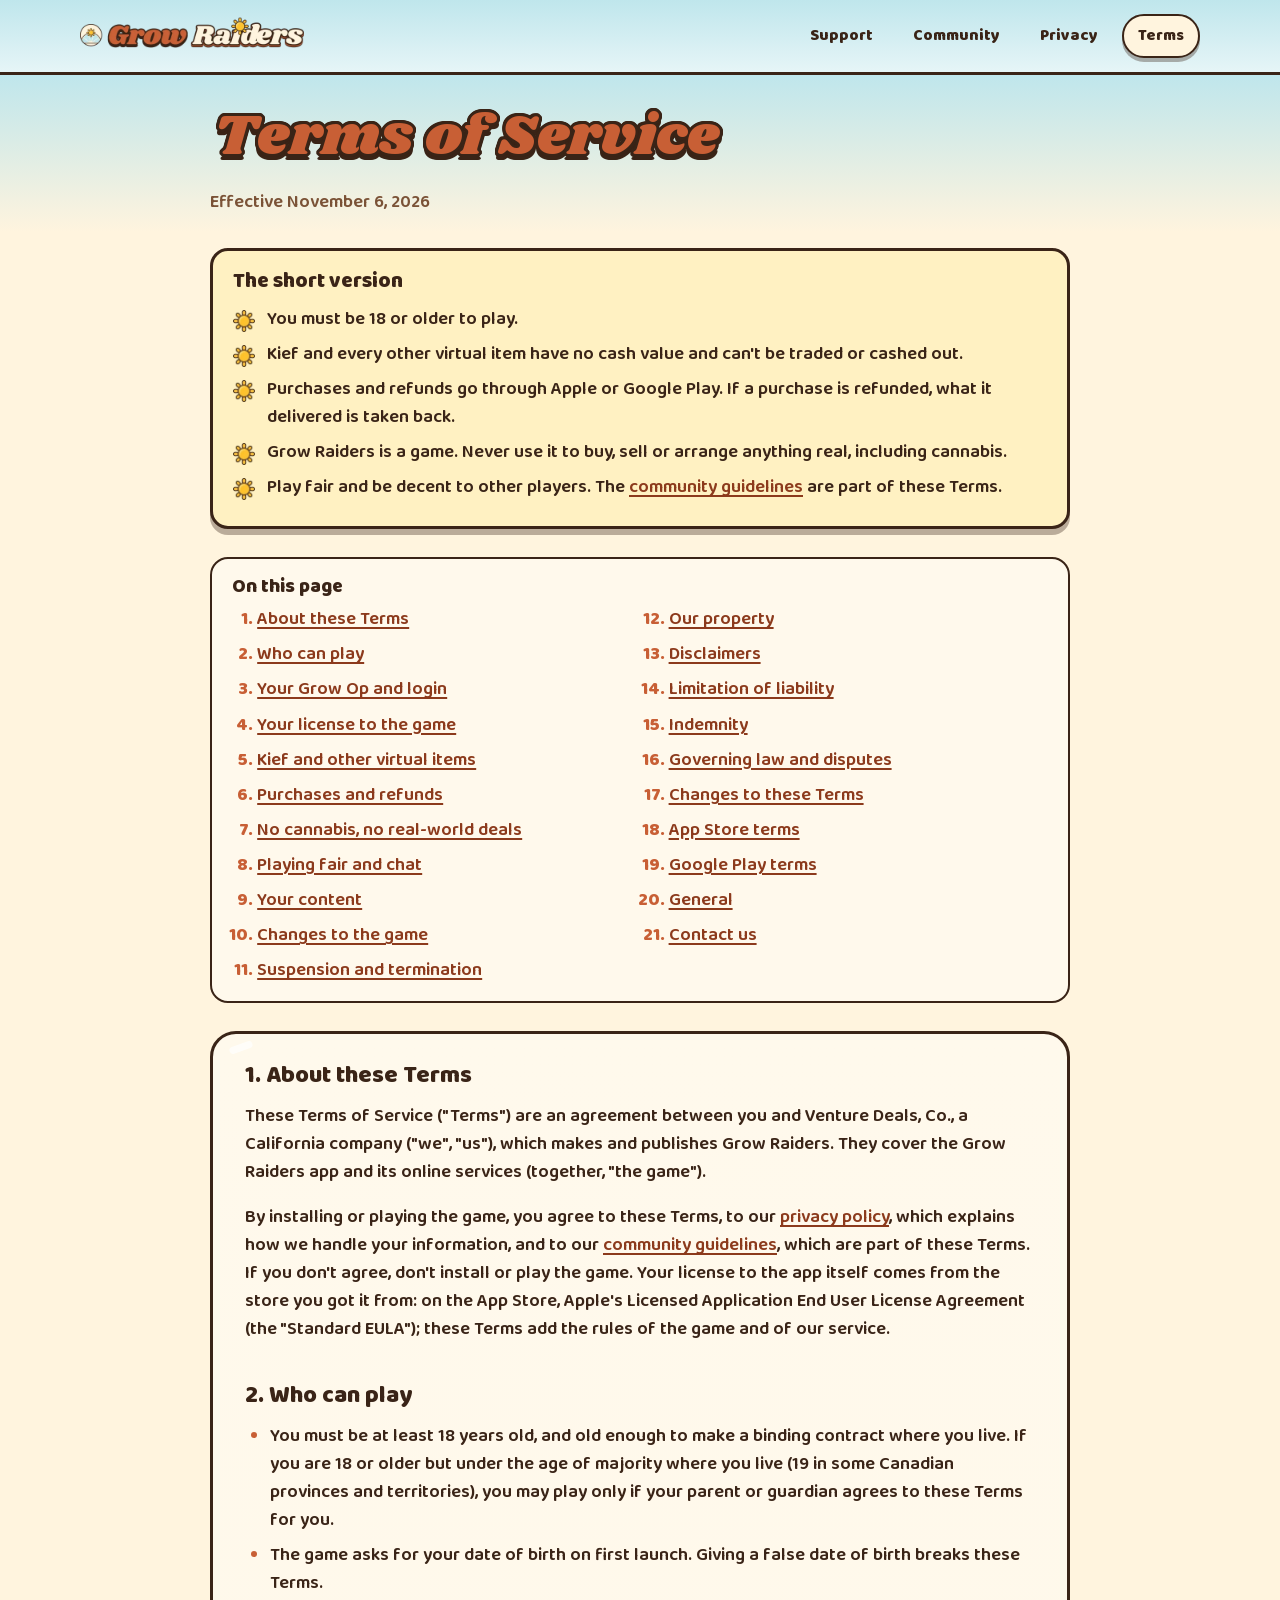
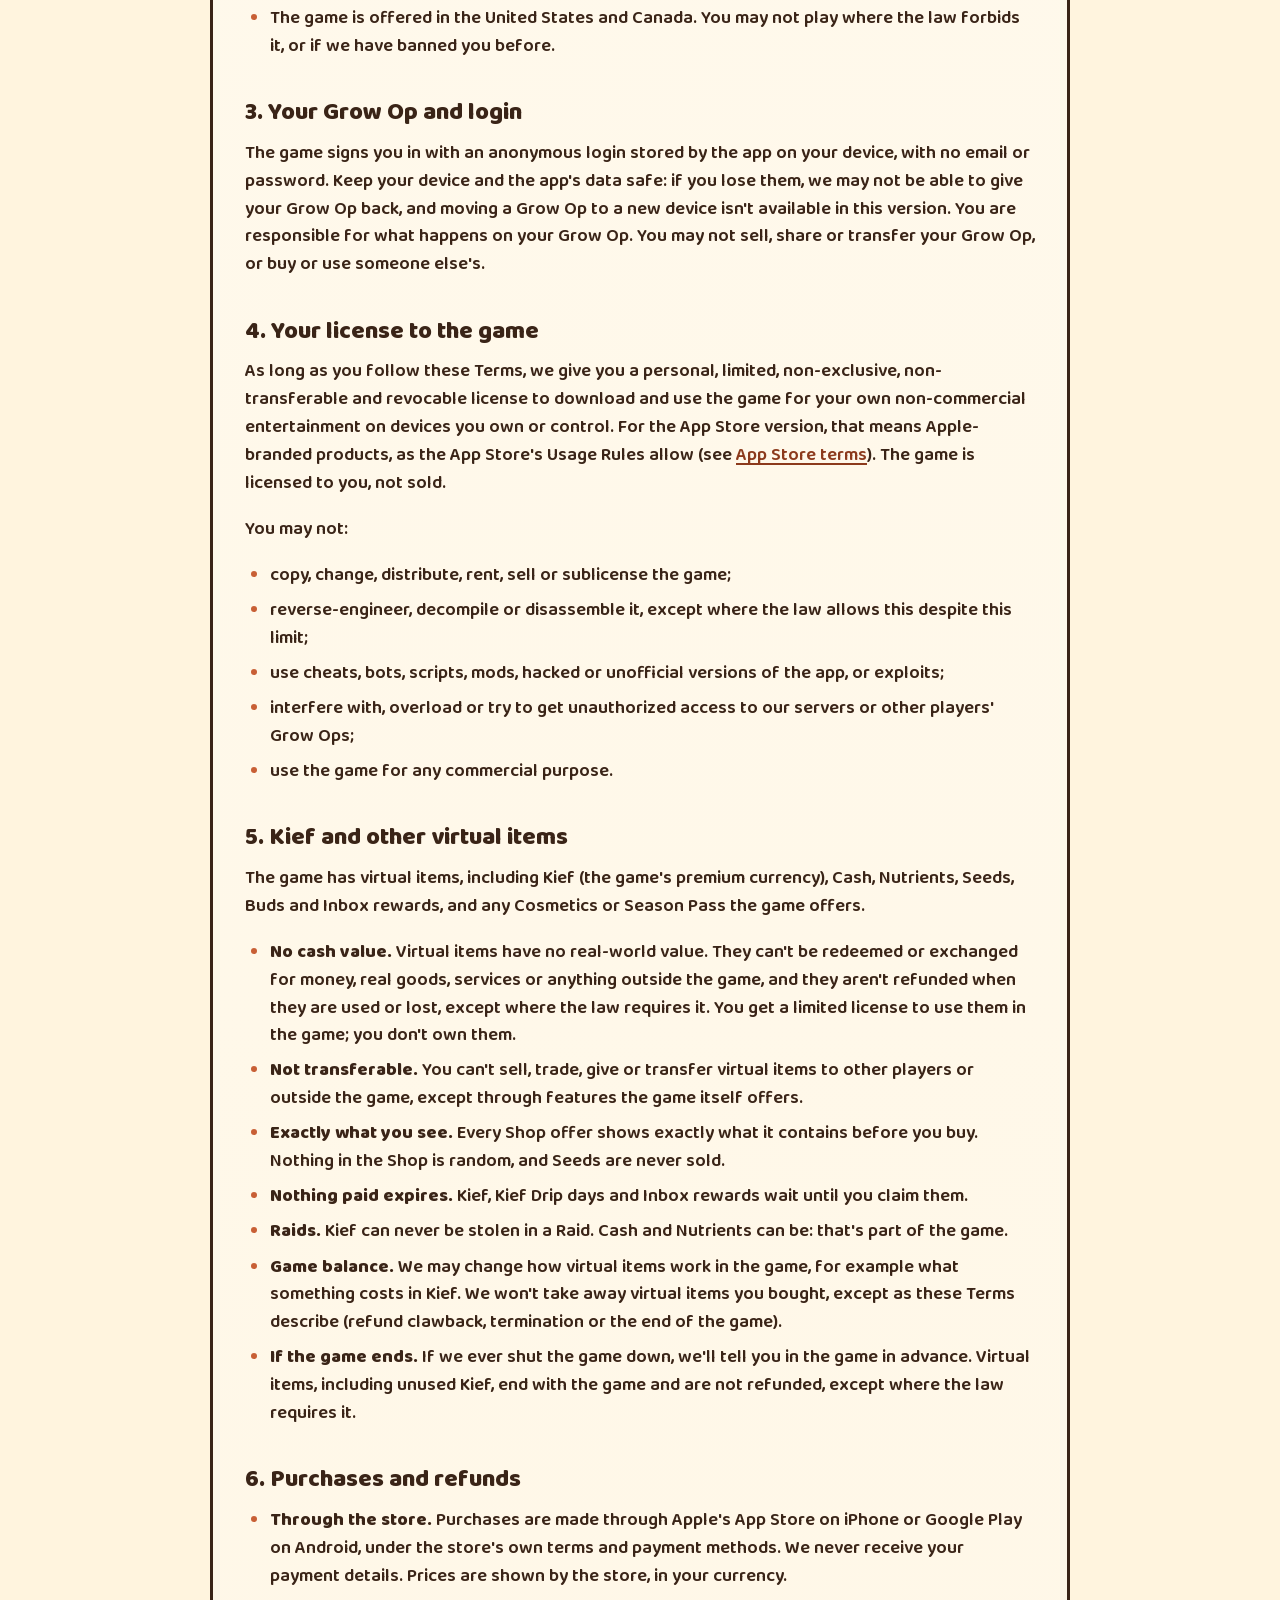
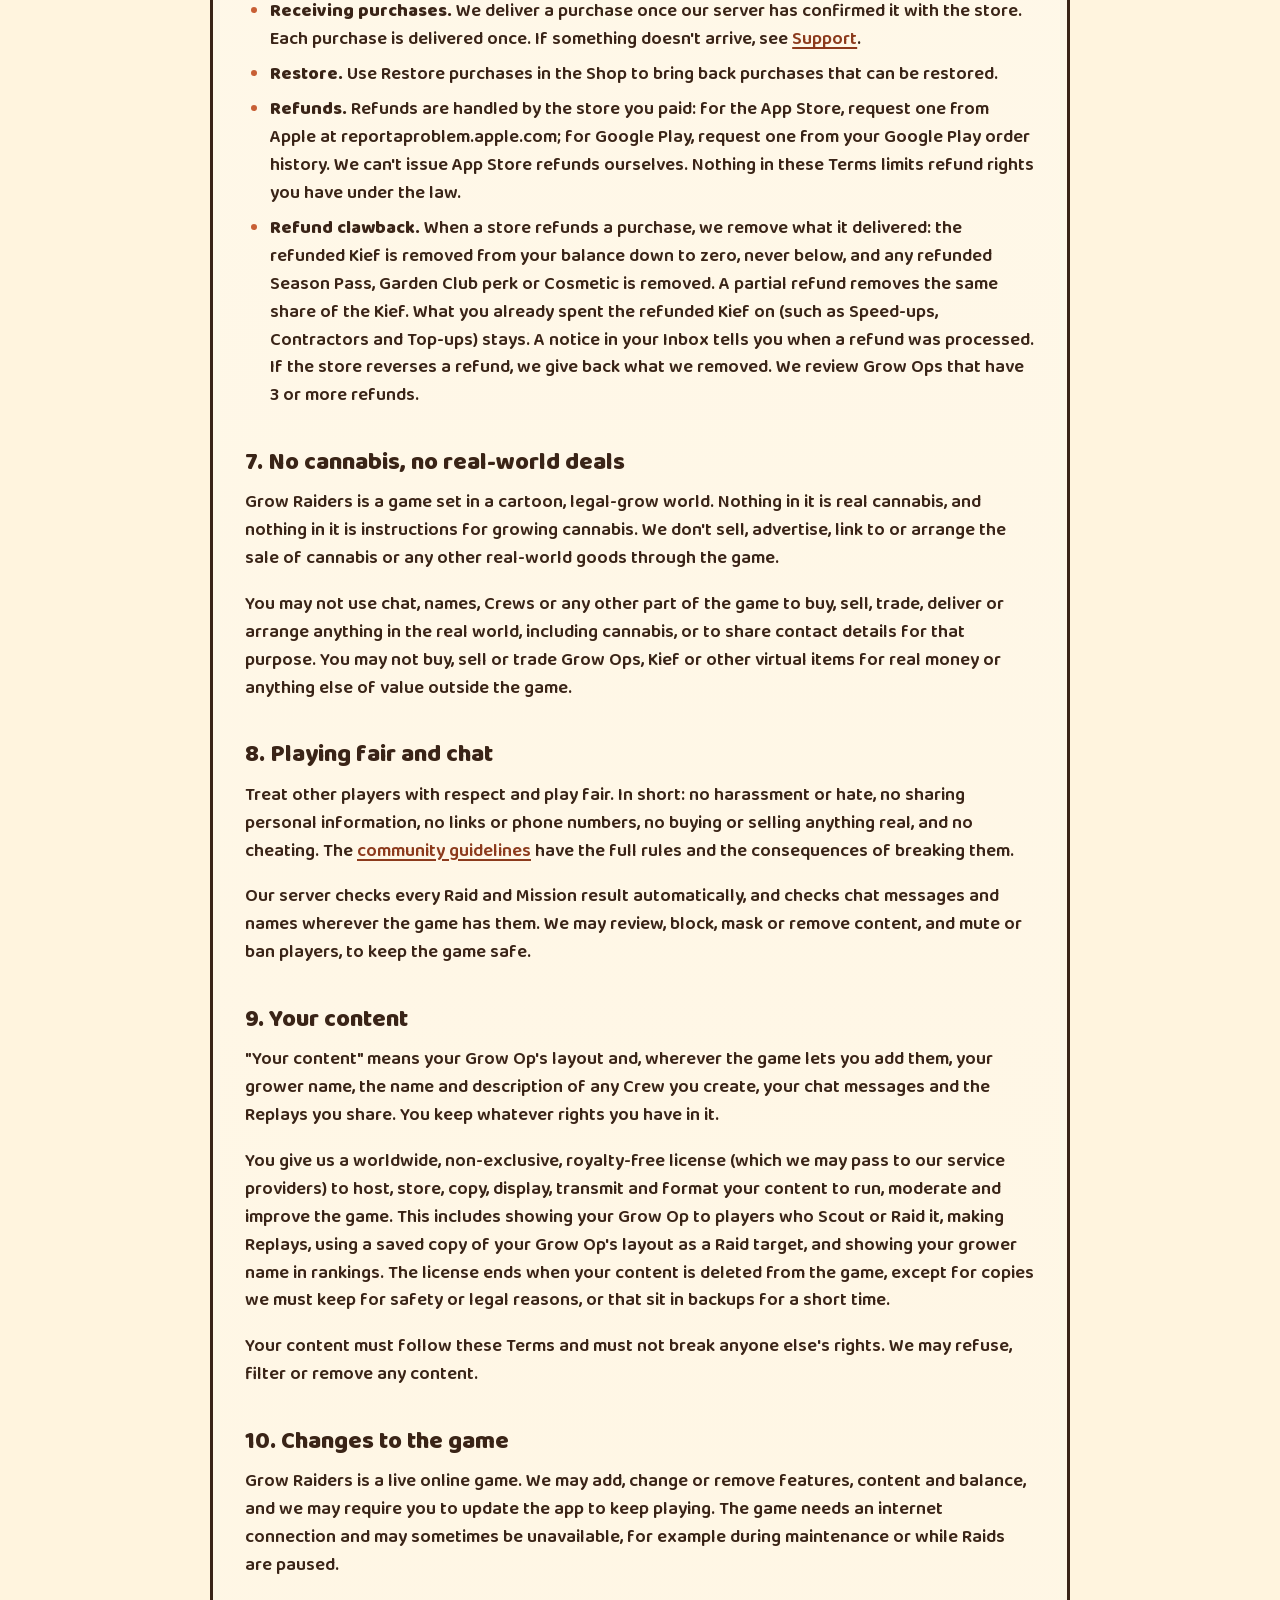
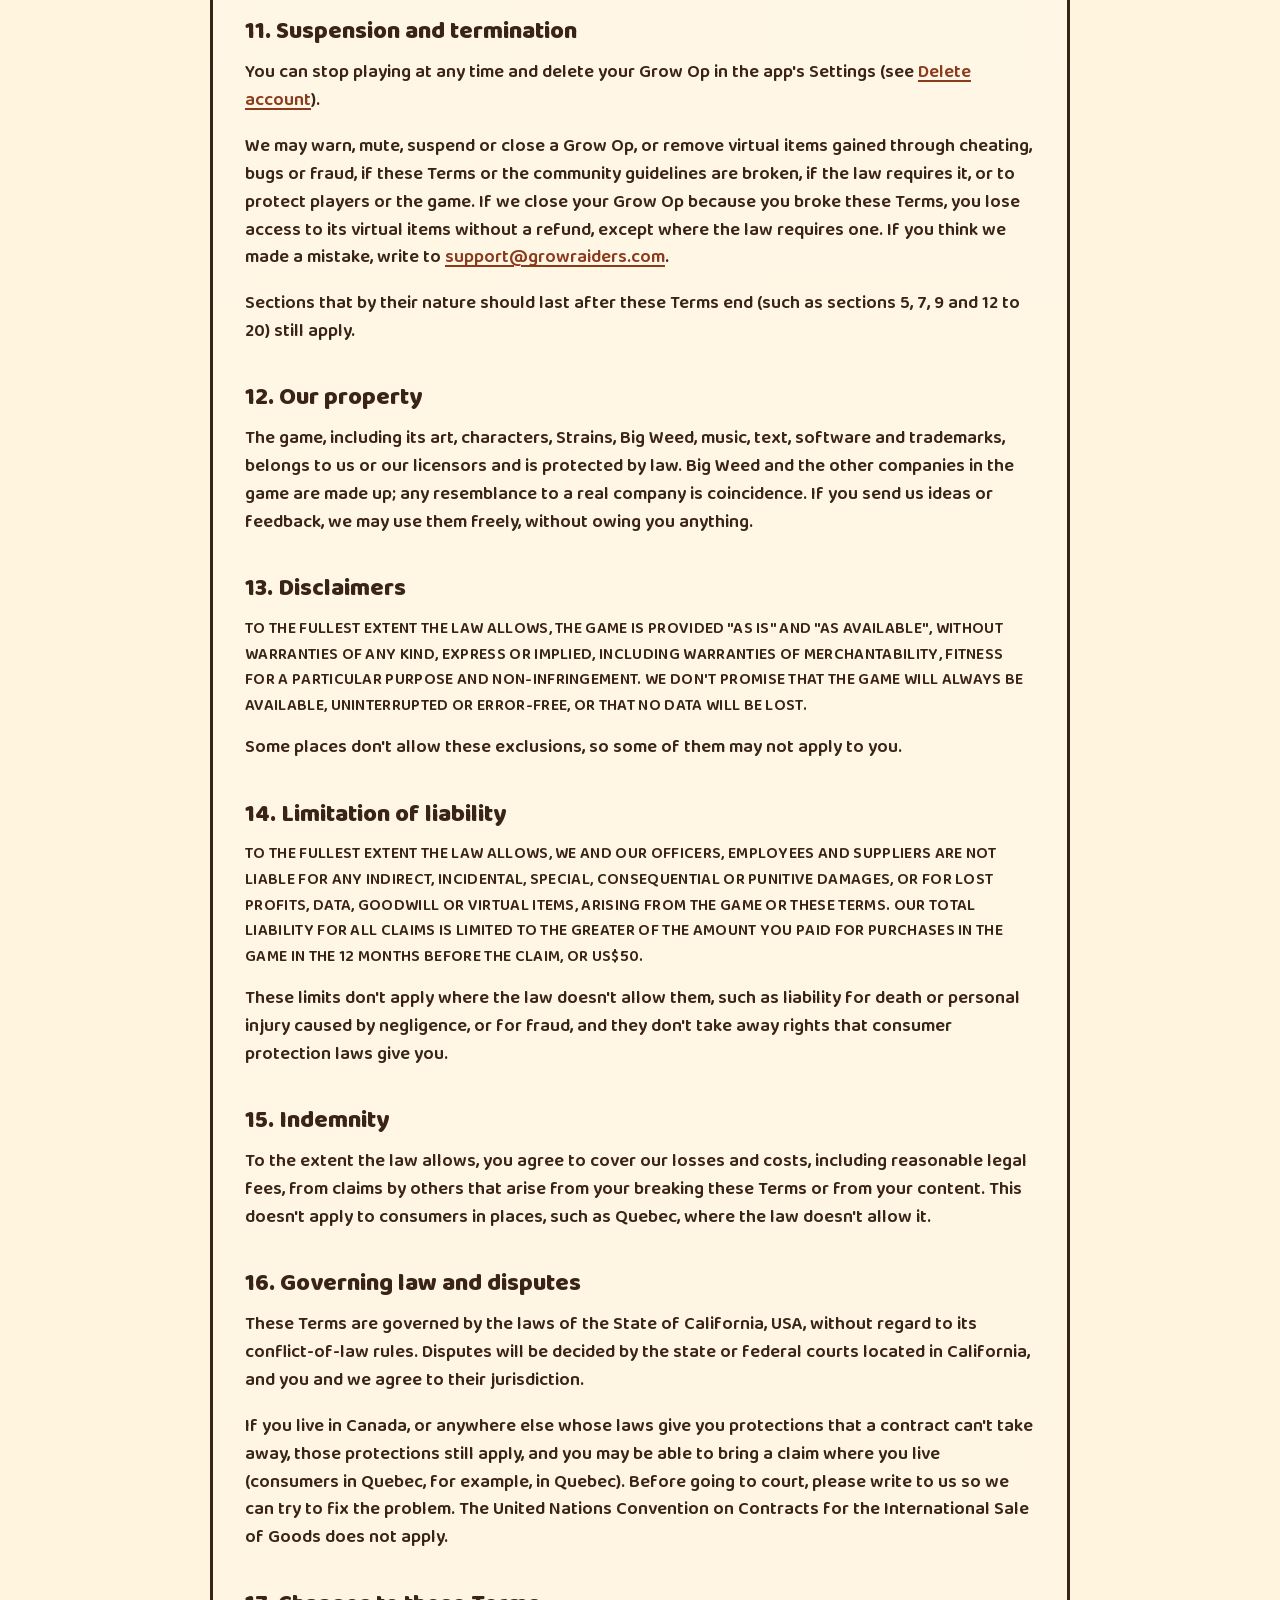
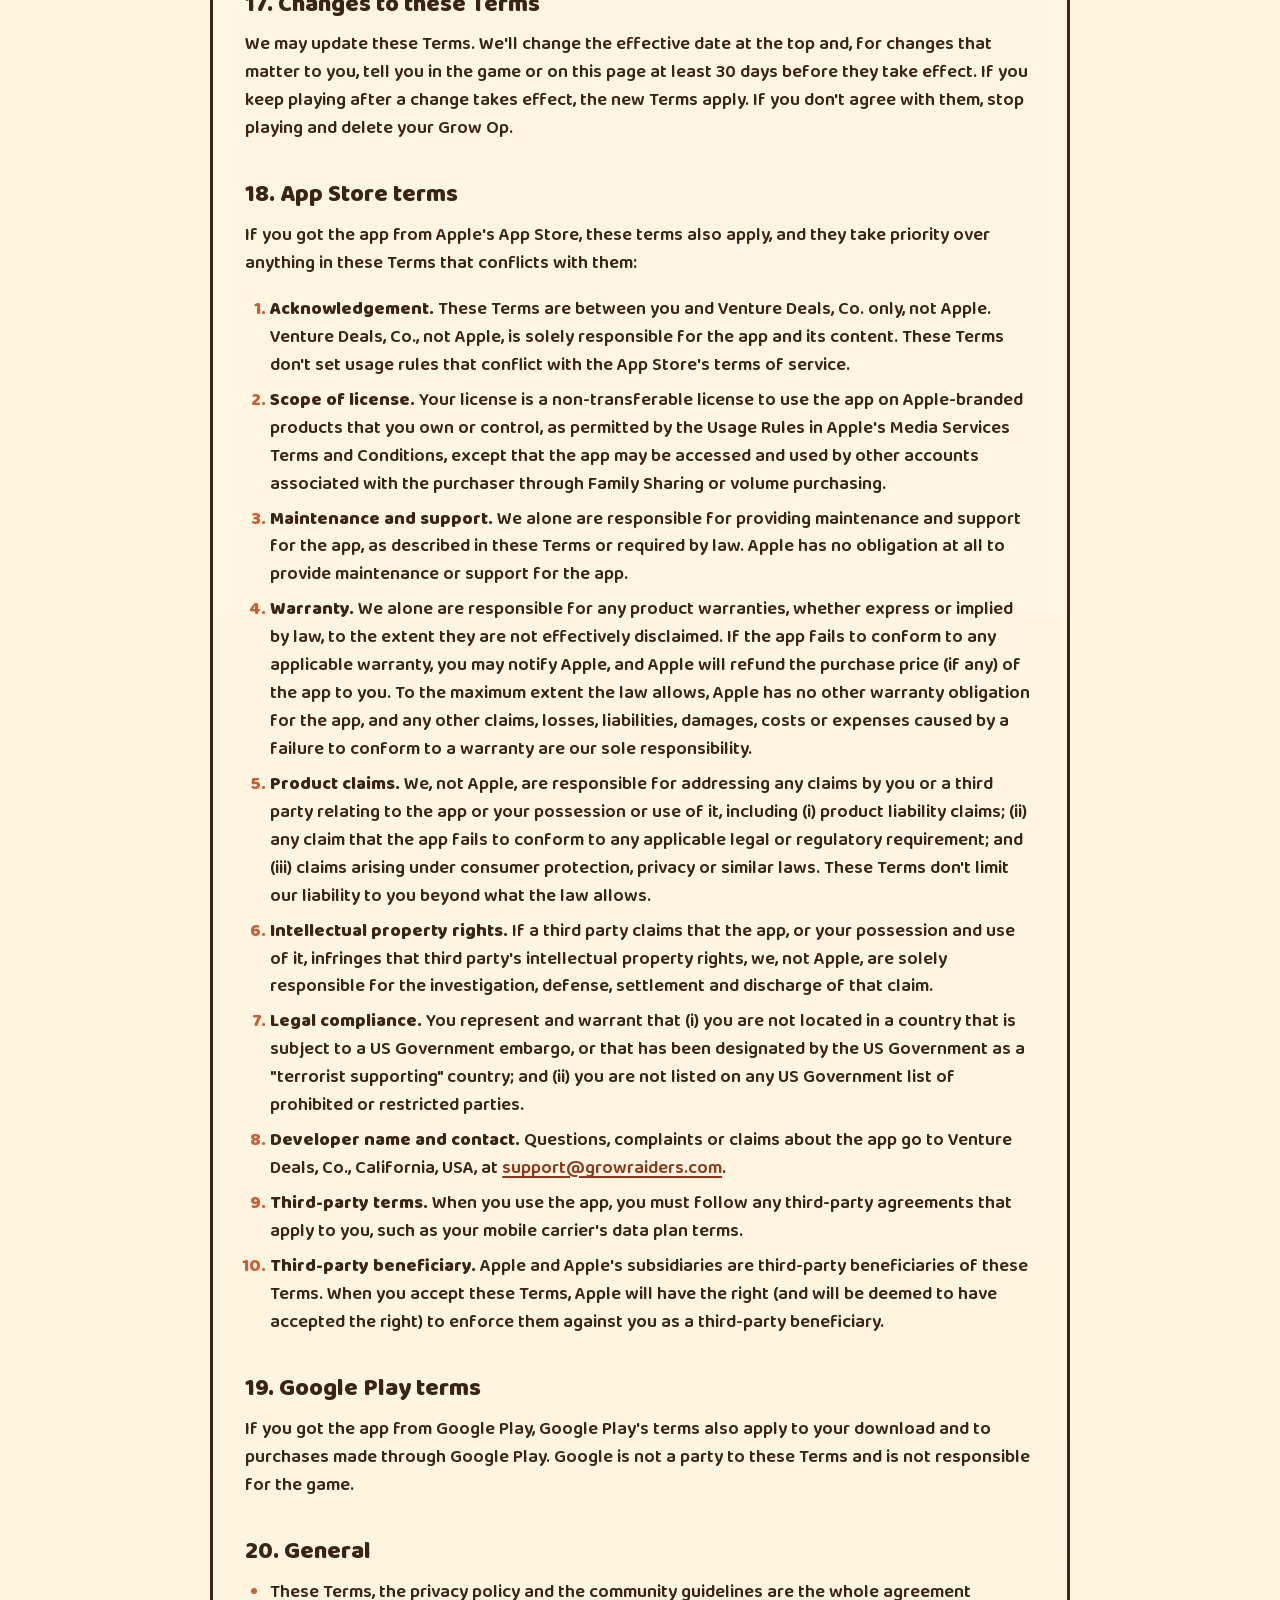
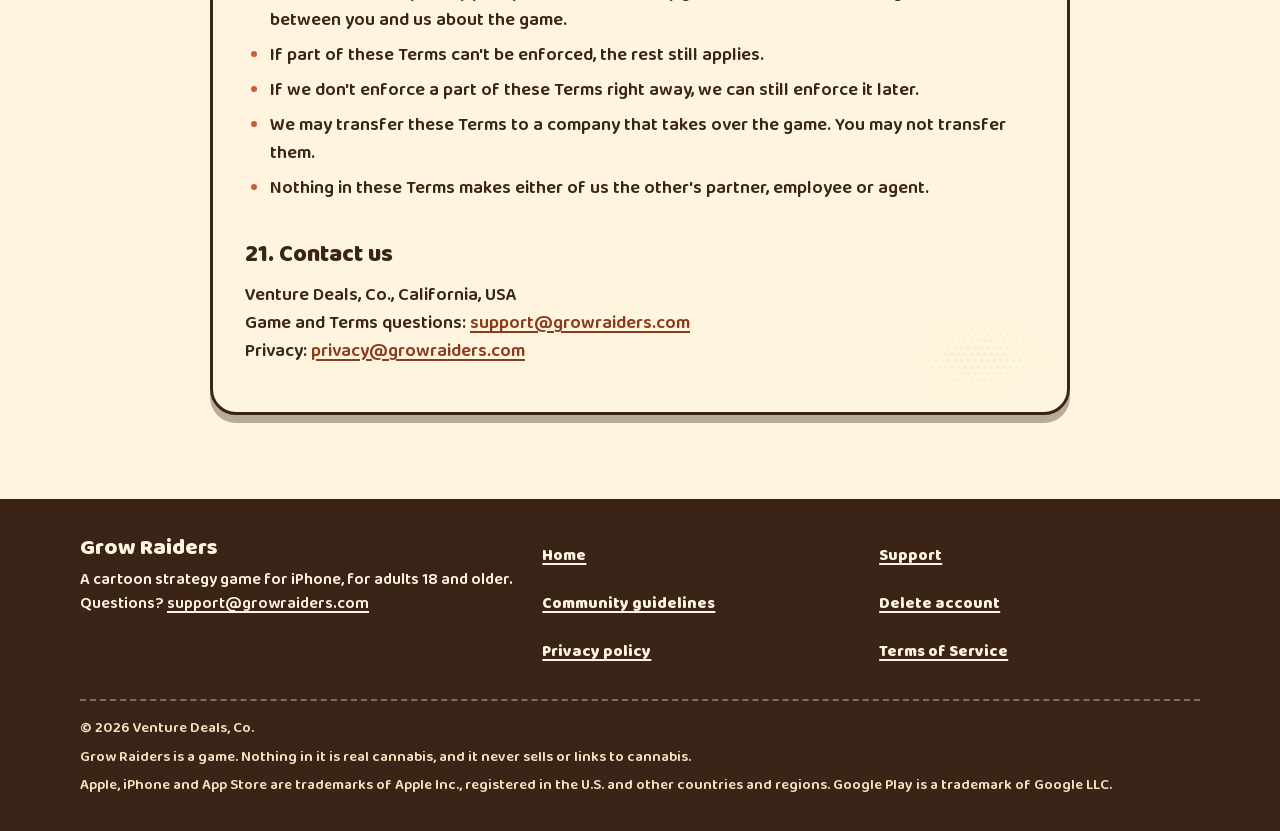
<file: terms.html>
<!doctype html>
<html lang="en">
<head>
<meta charset="utf-8">
<meta name="viewport" content="width=device-width, initial-scale=1">
<title>Terms of Service · Grow Raiders</title>
<meta name="description" content="The Terms of Service for the Grow Raiders game: who can play, Kief and virtual items, purchases and refunds, fair play and your rights.">
<meta http-equiv="Content-Security-Policy" content="default-src 'self'; img-src 'self'; style-src 'self'; font-src 'self'; script-src 'none'; object-src 'none'; base-uri 'none'; form-action 'none'">
<meta name="referrer" content="strict-origin-when-cross-origin">
<meta name="color-scheme" content="light">
<meta name="theme-color" content="#BFE6EC">
<link rel="canonical" href="https://growraiders.com/terms.html">
<link rel="icon" href="favicon.ico" sizes="48x48">
<link rel="icon" href="assets/img/favicon-64.png" type="image/png" sizes="64x64">
<link rel="apple-touch-icon" href="apple-touch-icon.png">
<link rel="preload" href="assets/fonts/baloo2-600.woff2" as="font" type="font/woff2" crossorigin>
<link rel="stylesheet" href="assets/site.css">
<meta property="og:type" content="website">
<meta property="og:site_name" content="Grow Raiders">
<meta property="og:title" content="Grow Raiders Terms of Service">
<meta property="og:url" content="https://growraiders.com/terms.html">
<meta property="og:image" content="https://growraiders.com/assets/img/og.jpg">
</head>
<body>
<a class="skip-link" href="#main">Jump to content</a>

<header class="site-header">
  <div class="wrap">
    <a class="brand-link" href="index.html"><img src="assets/img/logo-horizontal.webp" width="560" height="100" alt="Grow Raiders home"></a>
    <nav class="site-nav" aria-label="Main">
      <ul>
        <li><a href="support.html">Support</a></li>
        <li><a href="community.html">Community</a></li>
        <li><a href="privacy.html">Privacy</a></li>
        <li><a href="terms.html" aria-current="page">Terms</a></li>
      </ul>
    </nav>
  </div>
</header>

<main id="main">
  <div class="doc-hero">
    <div class="wrap">
      <h1 class="shout shout--xl">Terms of Service</h1>
      <p class="doc-meta">Effective November 6, 2026</p>
    </div>
  </div>

  <div class="wrap doc">
    <div class="summary-box">
      <h2>The short version</h2>
      <ul class="dots">
        <li>You must be 18 or older to play.</li>
        <li>Kief and every other virtual item have no cash value and can't be traded or cashed out.</li>
        <li>Purchases and refunds go through Apple or Google Play. If a purchase is refunded, what it delivered is taken back.</li>
        <li>Grow Raiders is a game. Never use it to buy, sell or arrange anything real, including cannabis.</li>
        <li>Play fair and be decent to other players. The <a href="community.html">community guidelines</a> are part of these Terms.</li>
      </ul>
    </div>

    <nav class="toc" aria-labelledby="toc-title">
      <h2 id="toc-title">On this page</h2>
      <ol>
        <li><a href="#about">About these Terms</a></li>
        <li><a href="#eligibility">Who can play</a></li>
        <li><a href="#login">Your Grow Op and login</a></li>
        <li><a href="#license">Your license to the game</a></li>
        <li><a href="#virtual">Kief and other virtual items</a></li>
        <li><a href="#purchases">Purchases and refunds</a></li>
        <li><a href="#no-cannabis">No cannabis, no real-world deals</a></li>
        <li><a href="#conduct">Playing fair and chat</a></li>
        <li><a href="#content">Your content</a></li>
        <li><a href="#changes-game">Changes to the game</a></li>
        <li><a href="#termination">Suspension and termination</a></li>
        <li><a href="#ip">Our property</a></li>
        <li><a href="#disclaimers">Disclaimers</a></li>
        <li><a href="#liability">Limitation of liability</a></li>
        <li><a href="#indemnity">Indemnity</a></li>
        <li><a href="#law">Governing law and disputes</a></li>
        <li><a href="#changes">Changes to these Terms</a></li>
        <li><a href="#apple">App Store terms</a></li>
        <li><a href="#google">Google Play terms</a></li>
        <li><a href="#general">General</a></li>
        <li><a href="#contact">Contact us</a></li>
      </ol>
    </nav>

    <div class="packet">
      <h2 id="about">1. About these Terms</h2>
      <p>These Terms of Service ("Terms") are an agreement between you and Venture Deals, Co., a California company ("we", "us"), which makes and publishes Grow Raiders. They cover the Grow Raiders app and its online services (together, "the game").</p>
      <p>By installing or playing the game, you agree to these Terms, to our <a href="privacy.html">privacy policy</a>, which explains how we handle your information, and to our <a href="community.html">community guidelines</a>, which are part of these Terms. If you don't agree, don't install or play the game. Your license to the app itself comes from the store you got it from: on the App Store, Apple's Licensed Application End User License Agreement (the "Standard EULA"); these Terms add the rules of the game and of our service.</p>

      <h2 id="eligibility">2. Who can play</h2>
      <ul>
        <li>You must be at least 18 years old, and old enough to make a binding contract where you live. If you are 18 or older but under the age of majority where you live (19 in some Canadian provinces and territories), you may play only if your parent or guardian agrees to these Terms for you.</li>
        <li>The game asks for your date of birth on first launch. Giving a false date of birth breaks these Terms.</li>
        <li>The game is offered in the United States and Canada. You may not play where the law forbids it, or if we have banned you before.</li>
      </ul>

      <h2 id="login">3. Your Grow Op and login</h2>
      <p>The game signs you in with an anonymous login stored by the app on your device, with no email or password. Keep your device and the app's data safe: if you lose them, we may not be able to give your Grow Op back, and moving a Grow Op to a new device isn't available in this version. You are responsible for what happens on your Grow Op. You may not sell, share or transfer your Grow Op, or buy or use someone else's.</p>

      <h2 id="license">4. Your license to the game</h2>
      <p>As long as you follow these Terms, we give you a personal, limited, non-exclusive, non-transferable and revocable license to download and use the game for your own non-commercial entertainment on devices you own or control. For the App Store version, that means Apple-branded products, as the App Store's Usage Rules allow (see <a href="#apple">App Store terms</a>). The game is licensed to you, not sold.</p>
      <p>You may not:</p>
      <ul>
        <li>copy, change, distribute, rent, sell or sublicense the game;</li>
        <li>reverse-engineer, decompile or disassemble it, except where the law allows this despite this limit;</li>
        <li>use cheats, bots, scripts, mods, hacked or unofficial versions of the app, or exploits;</li>
        <li>interfere with, overload or try to get unauthorized access to our servers or other players' Grow Ops;</li>
        <li>use the game for any commercial purpose.</li>
      </ul>

      <h2 id="virtual">5. Kief and other virtual items</h2>
      <p>The game has virtual items, including Kief (the game's premium currency), Cash, Nutrients, Seeds, Buds and Inbox rewards, and any Cosmetics or Season Pass the game offers.</p>
      <ul>
        <li><strong>No cash value.</strong> Virtual items have no real-world value. They can't be redeemed or exchanged for money, real goods, services or anything outside the game, and they aren't refunded when they are used or lost, except where the law requires it. You get a limited license to use them in the game; you don't own them.</li>
        <li><strong>Not transferable.</strong> You can't sell, trade, give or transfer virtual items to other players or outside the game, except through features the game itself offers.</li>
        <li><strong>Exactly what you see.</strong> Every Shop offer shows exactly what it contains before you buy. Nothing in the Shop is random, and Seeds are never sold.</li>
        <li><strong>Nothing paid expires.</strong> Kief, Kief Drip days and Inbox rewards wait until you claim them.</li>
        <li><strong>Raids.</strong> Kief can never be stolen in a Raid. Cash and Nutrients can be: that's part of the game.</li>
        <li><strong>Game balance.</strong> We may change how virtual items work in the game, for example what something costs in Kief. We won't take away virtual items you bought, except as these Terms describe (refund clawback, termination or the end of the game).</li>
        <li><strong>If the game ends.</strong> If we ever shut the game down, we'll tell you in the game in advance. Virtual items, including unused Kief, end with the game and are not refunded, except where the law requires it.</li>
      </ul>

      <h2 id="purchases">6. Purchases and refunds</h2>
      <ul>
        <li><strong>Through the store.</strong> Purchases are made through Apple's App Store on iPhone or Google Play on Android, under the store's own terms and payment methods. We never receive your payment details. Prices are shown by the store, in your currency.</li>
        <li><strong>Receiving purchases.</strong> We deliver a purchase once our server has confirmed it with the store. Each purchase is delivered once. If something doesn't arrive, see <a href="support.html#faq-missing">Support</a>.</li>
        <li><strong>Restore.</strong> Use Restore purchases in the Shop to bring back purchases that can be restored.</li>
        <li><strong>Refunds.</strong> Refunds are handled by the store you paid: for the App Store, request one from Apple at reportaproblem.apple.com; for Google Play, request one from your Google Play order history. We can't issue App Store refunds ourselves. Nothing in these Terms limits refund rights you have under the law.</li>
        <li><strong>Refund clawback.</strong> When a store refunds a purchase, we remove what it delivered: the refunded Kief is removed from your balance down to zero, never below, and any refunded Season Pass, Garden Club perk or Cosmetic is removed. A partial refund removes the same share of the Kief. What you already spent the refunded Kief on (such as Speed-ups, Contractors and Top-ups) stays. A notice in your Inbox tells you when a refund was processed. If the store reverses a refund, we give back what we removed. We review Grow Ops that have 3 or more refunds.</li>
      </ul>

      <h2 id="no-cannabis">7. No cannabis, no real-world deals</h2>
      <p>Grow Raiders is a game set in a cartoon, legal-grow world. Nothing in it is real cannabis, and nothing in it is instructions for growing cannabis. We don't sell, advertise, link to or arrange the sale of cannabis or any other real-world goods through the game.</p>
      <p>You may not use chat, names, Crews or any other part of the game to buy, sell, trade, deliver or arrange anything in the real world, including cannabis, or to share contact details for that purpose. You may not buy, sell or trade Grow Ops, Kief or other virtual items for real money or anything else of value outside the game.</p>

      <h2 id="conduct">8. Playing fair and chat</h2>
      <p>Treat other players with respect and play fair. In short: no harassment or hate, no sharing personal information, no links or phone numbers, no buying or selling anything real, and no cheating. The <a href="community.html">community guidelines</a> have the full rules and the consequences of breaking them.</p>
      <p>Our server checks every Raid and Mission result automatically, and checks chat messages and names wherever the game has them. We may review, block, mask or remove content, and mute or ban players, to keep the game safe.</p>

      <h2 id="content">9. Your content</h2>
      <p>"Your content" means your Grow Op's layout and, wherever the game lets you add them, your grower name, the name and description of any Crew you create, your chat messages and the Replays you share. You keep whatever rights you have in it.</p>
      <p>You give us a worldwide, non-exclusive, royalty-free license (which we may pass to our service providers) to host, store, copy, display, transmit and format your content to run, moderate and improve the game. This includes showing your Grow Op to players who Scout or Raid it, making Replays, using a saved copy of your Grow Op's layout as a Raid target, and showing your grower name in rankings. The license ends when your content is deleted from the game, except for copies we must keep for safety or legal reasons, or that sit in backups for a short time.</p>
      <p>Your content must follow these Terms and must not break anyone else's rights. We may refuse, filter or remove any content.</p>

      <h2 id="changes-game">10. Changes to the game</h2>
      <p>Grow Raiders is a live online game. We may add, change or remove features, content and balance, and we may require you to update the app to keep playing. The game needs an internet connection and may sometimes be unavailable, for example during maintenance or while Raids are paused.</p>

      <h2 id="termination">11. Suspension and termination</h2>
      <p>You can stop playing at any time and delete your Grow Op in the app's Settings (see <a href="delete-account.html">Delete account</a>).</p>
      <p>We may warn, mute, suspend or close a Grow Op, or remove virtual items gained through cheating, bugs or fraud, if these Terms or the community guidelines are broken, if the law requires it, or to protect players or the game. If we close your Grow Op because you broke these Terms, you lose access to its virtual items without a refund, except where the law requires one. If you think we made a mistake, write to <a href="mailto:support@growraiders.com">support@growraiders.com</a>.</p>
      <p>Sections that by their nature should last after these Terms end (such as sections 5, 7, 9 and 12 to 20) still apply.</p>

      <h2 id="ip">12. Our property</h2>
      <p>The game, including its art, characters, Strains, Big Weed, music, text, software and trademarks, belongs to us or our licensors and is protected by law. Big Weed and the other companies in the game are made up; any resemblance to a real company is coincidence. If you send us ideas or feedback, we may use them freely, without owing you anything.</p>

      <h2 id="disclaimers">13. Disclaimers</h2>
      <p class="caps">To the fullest extent the law allows, the game is provided "as is" and "as available", without warranties of any kind, express or implied, including warranties of merchantability, fitness for a particular purpose and non-infringement. We don't promise that the game will always be available, uninterrupted or error-free, or that no data will be lost.</p>
      <p>Some places don't allow these exclusions, so some of them may not apply to you.</p>

      <h2 id="liability">14. Limitation of liability</h2>
      <p class="caps">To the fullest extent the law allows, we and our officers, employees and suppliers are not liable for any indirect, incidental, special, consequential or punitive damages, or for lost profits, data, goodwill or virtual items, arising from the game or these Terms. Our total liability for all claims is limited to the greater of the amount you paid for purchases in the game in the 12 months before the claim, or US$50.</p>
      <p>These limits don't apply where the law doesn't allow them, such as liability for death or personal injury caused by negligence, or for fraud, and they don't take away rights that consumer protection laws give you.</p>

      <h2 id="indemnity">15. Indemnity</h2>
      <p>To the extent the law allows, you agree to cover our losses and costs, including reasonable legal fees, from claims by others that arise from your breaking these Terms or from your content. This doesn't apply to consumers in places, such as Quebec, where the law doesn't allow it.</p>

      <h2 id="law">16. Governing law and disputes</h2>
      <p>These Terms are governed by the laws of the State of California, USA, without regard to its conflict-of-law rules. Disputes will be decided by the state or federal courts located in California, and you and we agree to their jurisdiction.</p>
      <p>If you live in Canada, or anywhere else whose laws give you protections that a contract can't take away, those protections still apply, and you may be able to bring a claim where you live (consumers in Quebec, for example, in Quebec). Before going to court, please write to us so we can try to fix the problem. The United Nations Convention on Contracts for the International Sale of Goods does not apply.</p>

      <h2 id="changes">17. Changes to these Terms</h2>
      <p>We may update these Terms. We'll change the effective date at the top and, for changes that matter to you, tell you in the game or on this page at least 30 days before they take effect. If you keep playing after a change takes effect, the new Terms apply. If you don't agree with them, stop playing and delete your Grow Op.</p>

      <h2 id="apple">18. App Store terms</h2>
      <p>If you got the app from Apple's App Store, these terms also apply, and they take priority over anything in these Terms that conflicts with them:</p>
      <ol>
        <li><strong>Acknowledgement.</strong> These Terms are between you and Venture Deals, Co. only, not Apple. Venture Deals, Co., not Apple, is solely responsible for the app and its content. These Terms don't set usage rules that conflict with the App Store's terms of service.</li>
        <li><strong>Scope of license.</strong> Your license is a non-transferable license to use the app on Apple-branded products that you own or control, as permitted by the Usage Rules in Apple's Media Services Terms and Conditions, except that the app may be accessed and used by other accounts associated with the purchaser through Family Sharing or volume purchasing.</li>
        <li><strong>Maintenance and support.</strong> We alone are responsible for providing maintenance and support for the app, as described in these Terms or required by law. Apple has no obligation at all to provide maintenance or support for the app.</li>
        <li><strong>Warranty.</strong> We alone are responsible for any product warranties, whether express or implied by law, to the extent they are not effectively disclaimed. If the app fails to conform to any applicable warranty, you may notify Apple, and Apple will refund the purchase price (if any) of the app to you. To the maximum extent the law allows, Apple has no other warranty obligation for the app, and any other claims, losses, liabilities, damages, costs or expenses caused by a failure to conform to a warranty are our sole responsibility.</li>
        <li><strong>Product claims.</strong> We, not Apple, are responsible for addressing any claims by you or a third party relating to the app or your possession or use of it, including (i) product liability claims; (ii) any claim that the app fails to conform to any applicable legal or regulatory requirement; and (iii) claims arising under consumer protection, privacy or similar laws. These Terms don't limit our liability to you beyond what the law allows.</li>
        <li><strong>Intellectual property rights.</strong> If a third party claims that the app, or your possession and use of it, infringes that third party's intellectual property rights, we, not Apple, are solely responsible for the investigation, defense, settlement and discharge of that claim.</li>
        <li><strong>Legal compliance.</strong> You represent and warrant that (i) you are not located in a country that is subject to a US Government embargo, or that has been designated by the US Government as a "terrorist supporting" country; and (ii) you are not listed on any US Government list of prohibited or restricted parties.</li>
        <li><strong>Developer name and contact.</strong> Questions, complaints or claims about the app go to Venture Deals, Co., California, USA, at <a href="mailto:support@growraiders.com">support@growraiders.com</a>.</li>
        <li><strong>Third-party terms.</strong> When you use the app, you must follow any third-party agreements that apply to you, such as your mobile carrier's data plan terms.</li>
        <li><strong>Third-party beneficiary.</strong> Apple and Apple's subsidiaries are third-party beneficiaries of these Terms. When you accept these Terms, Apple will have the right (and will be deemed to have accepted the right) to enforce them against you as a third-party beneficiary.</li>
      </ol>

      <h2 id="google">19. Google Play terms</h2>
      <p>If you got the app from Google Play, Google Play's terms also apply to your download and to purchases made through Google Play. Google is not a party to these Terms and is not responsible for the game.</p>

      <h2 id="general">20. General</h2>
      <ul>
        <li>These Terms, the privacy policy and the community guidelines are the whole agreement between you and us about the game.</li>
        <li>If part of these Terms can't be enforced, the rest still applies.</li>
        <li>If we don't enforce a part of these Terms right away, we can still enforce it later.</li>
        <li>We may transfer these Terms to a company that takes over the game. You may not transfer them.</li>
        <li>Nothing in these Terms makes either of us the other's partner, employee or agent.</li>
      </ul>

      <h2 id="contact">21. Contact us</h2>
      <p>Venture Deals, Co., California, USA<br>Game and Terms questions: <a href="mailto:support@growraiders.com">support@growraiders.com</a><br>Privacy: <a href="mailto:privacy@growraiders.com">privacy@growraiders.com</a></p>
      <div class="halftone" aria-hidden="true"></div>
    </div>
  </div>
</main>

<footer class="site-footer">
  <div class="wrap">
    <div class="footer-grid">
      <div>
        <p class="footer-title">Grow Raiders</p>
        <p>A cartoon strategy game for iPhone, for adults 18 and older.<br>Questions? <a href="mailto:support@growraiders.com">support@growraiders.com</a></p>
      </div>
      <nav aria-label="Footer">
        <ul class="footer-links">
          <li><a href="index.html">Home</a></li>
          <li><a href="support.html">Support</a></li>
          <li><a href="community.html">Community guidelines</a></li>
          <li><a href="delete-account.html">Delete account</a></li>
          <li><a href="privacy.html">Privacy policy</a></li>
          <li><a href="terms.html" aria-current="page">Terms of Service</a></li>
        </ul>
      </nav>
    </div>
    <div class="footer-small">
      <p>© 2026 Venture Deals, Co.</p>
      <p>Grow Raiders is a game. Nothing in it is real cannabis, and it never sells or links to cannabis.</p>
      <p>Apple, iPhone and App Store are trademarks of Apple Inc., registered in the U.S. and other countries and regions. Google Play is a trademark of Google LLC.</p>
    </div>
  </div>
</footer>
</body>
</html>
</file>
<file: assets/site.css>
/* Grow Raiders website. Sunhouse brand (docs/design/brand.md): seed-packet panels,
   enamel-pin buttons, plant tags, Sun-Dot bullets, hard screen-print shadows, no blur.
   Self-hosted fonts only; no external requests. */

@font-face {
  font-family: "Shrikhand";
  src: url("fonts/shrikhand-400.woff2") format("woff2");
  font-weight: 400;
  font-style: normal;
  font-display: swap;
}
@font-face {
  font-family: "Baloo 2";
  src: url("fonts/baloo2-600.woff2") format("woff2");
  font-weight: 600;
  font-style: normal;
  font-display: swap;
}
@font-face {
  font-family: "Baloo 2";
  src: url("fonts/baloo2-800.woff2") format("woff2");
  font-weight: 800;
  font-style: normal;
  font-display: swap;
}
@font-face {
  font-family: "Barlow Condensed";
  src: url("fonts/barlowcondensed-600.woff2") format("woff2");
  font-weight: 600;
  font-style: normal;
  font-display: swap;
}

:root {
  color-scheme: light;
  /* primitives (brand 4.1) */
  --paper-50: #FFF9EC;
  --paper-100: #FFF4DE;
  --paper-200: #F5E3C0;
  --kraft-300: #F3DDB4;
  --kraft-400: #E9C995;
  --kraft-500: #D9B67A;
  --kraft-600: #B98E54;
  --bark-700: #7A5236;
  --soil: #3A2417;
  --soil-35: rgba(58, 36, 23, 0.35);
  --terracotta-100: #F8DCCB;
  --terracotta-300: #E27B4C;
  --terracotta-500: #C85F35;
  --terracotta-600: #B85731;
  --terracotta-700: #8C3A1C;
  --greenback-500: #2F9E50;
  --greenback-600: #24803F;
  --sunbeam-100: #FFF1C2;
  --sunbeam-300: #FFD966;
  --sunbeam-500: #FFC22E;
  --sunbeam-700: #C68A10;
  --radish-500: #D2283C;
  --teal-700: #0E7C80;
  --hibiscus-500: #E0559B;
  --ribbon-500: #2F6BD6;
  --plum-500: #7446C4;
  --citrus-500: #F5901E;
  --lime-500: #8CC63E;
  --sky-100: #E6F5F7;
  --sky-300: #BFE6EC;
  --corp-50: #F2F6FA;
  --corp-200: #D3DAE3;
  --corp-500: #4D5869;
  --corp-800: #2A313C;
  --white: #FFFFFF;

  /* semantic (brand 4.2) */
  --text: var(--soil);
  --text-2: var(--bark-700);
  --link: var(--terracotta-700);
  --panel: var(--paper-100);
  --panel-top: var(--paper-50);

  /* web scale of the brand's units: outlines 3px, small outlines 2px */
  --stroke: 3px;
  --stroke-s: 2px;
  --elev-1: 0 4px 0 var(--soil-35);
  --elev-2: 0 6px 0 var(--soil-35);
  --elev-3: 0 8px 0 var(--soil-35);
  --radius-s: 10px;
  --radius-m: 18px;
  --radius-l: 22px;
  --radius-xl: 26px;
  --gutter: 16px;
  --max: 1120px;

  --font-ui: "Baloo 2", ui-rounded, "Arial Rounded MT Bold", system-ui, sans-serif;
  --font-shout: "Shrikhand", "Baloo 2", Georgia, serif;
  --font-corp: "Barlow Condensed", "Arial Narrow", Arial, sans-serif;

  /* hard outline rings for outlined text (no blur anywhere) */
  --ring-2: 2px 0 0 var(--soil), -2px 0 0 var(--soil), 0 2px 0 var(--soil), 0 -2px 0 var(--soil),
            1.5px 1.5px 0 var(--soil), -1.5px 1.5px 0 var(--soil), 1.5px -1.5px 0 var(--soil), -1.5px -1.5px 0 var(--soil);
  --ring-3: 3px 0 0 var(--soil), -3px 0 0 var(--soil), 0 3px 0 var(--soil), 0 -3px 0 var(--soil),
            2.2px 2.2px 0 var(--soil), -2.2px 2.2px 0 var(--soil), 2.2px -2.2px 0 var(--soil), -2.2px -2.2px 0 var(--soil),
            3px 1.2px 0 var(--soil), -3px 1.2px 0 var(--soil), 3px -1.2px 0 var(--soil), -3px -1.2px 0 var(--soil),
            1.2px 3px 0 var(--soil), -1.2px 3px 0 var(--soil), 1.2px -3px 0 var(--soil), -1.2px -3px 0 var(--soil);
}

@media (min-width: 760px) {
  :root { --gutter: 24px; }
}

/* ---------- base ---------- */

*, *::before, *::after { box-sizing: border-box; }

html {
  -webkit-text-size-adjust: 100%;
  text-size-adjust: 100%;
}

body {
  margin: 0;
  min-height: 100vh;
  display: flex;
  flex-direction: column;
  background: var(--panel);
  color: var(--text);
  font-family: var(--font-ui);
  font-weight: 600;
  font-size: 1.125rem;
  line-height: 1.55;
  overflow-wrap: break-word;
}

main { flex: 1 0 auto; }

img { max-width: 100%; height: auto; display: block; }

h1, h2, h3, h4 {
  font-family: var(--font-ui);
  font-weight: 800;
  line-height: 1.2;
  margin: 0 0 0.5em;
}
h2 { font-size: 1.6rem; }
h3 { font-size: 1.3rem; }
h4 { font-size: 1.1rem; }

p, ul, ol, dl, table { margin: 0 0 1em; }

a {
  color: var(--link);
  text-decoration-thickness: 2px;
  text-underline-offset: 3px;
}
a:hover { color: var(--soil); text-decoration-thickness: 3px; }

strong, b { font-weight: 800; }

:focus-visible {
  outline: 3px solid var(--soil);
  outline-offset: 3px;
  border-radius: 6px;
}

.wrap {
  width: 100%;
  max-width: calc(var(--max) + 2 * var(--gutter));
  margin: 0 auto;
  padding: 0 var(--gutter);
}

.visually-hidden {
  position: absolute !important;
  width: 1px; height: 1px;
  margin: -1px; padding: 0; border: 0;
  overflow: hidden;
  clip: rect(0 0 0 0);
  clip-path: inset(50%);
  white-space: nowrap;
}

.skip-link {
  position: absolute;
  left: var(--gutter);
  top: -100px;
  z-index: 10;
  background: var(--sunbeam-500);
  color: var(--soil);
  font-weight: 800;
  padding: 10px 16px;
  border: var(--stroke) solid var(--soil);
  border-radius: var(--radius-s);
  text-decoration: none;
}
.skip-link:focus { top: 12px; }

/* ---------- header ---------- */

.site-header {
  background: linear-gradient(180deg, var(--sky-300), var(--sky-100));
  border-bottom: var(--stroke) solid var(--soil);
}
.site-header .wrap {
  display: flex;
  flex-wrap: wrap;
  align-items: center;
  justify-content: space-between;
  gap: 8px 24px;
  padding-top: 12px;
  padding-bottom: 12px;
}
.brand-link { display: inline-block; padding: 4px 0; border-radius: 8px; }
.brand-link img { width: 224px; height: auto; }

.site-nav ul {
  list-style: none;
  margin: 0;
  padding: 0;
  display: flex;
  flex-wrap: wrap;
  gap: 8px;
}
.site-nav a {
  display: inline-flex;
  align-items: center;
  min-height: 44px;
  padding: 4px 14px;
  border-radius: 999px;
  color: var(--soil);
  font-weight: 800;
  font-size: 1rem;
  text-decoration: none;
  border: var(--stroke-s) solid transparent;
}
.site-nav a:hover { border-color: var(--soil); background: var(--panel-top); }
.site-nav a[aria-current="page"] {
  background: var(--panel);
  border-color: var(--soil);
  box-shadow: var(--elev-1);
}

@media (max-width: 559px) {
  .site-nav { width: 100%; }
  .site-nav ul { gap: 4px 6px; }
  .site-nav a { padding: 4px 10px; }
}

/* ---------- buttons ("enamel pins") ---------- */

.btn {
  position: relative;
  display: inline-flex;
  align-items: center;
  justify-content: center;
  gap: 10px;
  min-height: 60px;
  min-width: 200px;
  padding: 10px 28px 16px;
  border: var(--stroke) solid var(--soil);
  border-radius: var(--radius-l);
  font-family: var(--font-ui);
  font-weight: 800;
  font-size: 1.25rem;
  line-height: 1.2;
  text-decoration: none;
  text-align: center;
  color: var(--white);
  text-shadow: var(--ring-2), 0 3px 0 var(--soil);
  background: linear-gradient(180deg, var(--terracotta-300), var(--terracotta-500) 70%);
  box-shadow: inset 0 -7px 0 var(--terracotta-700), var(--elev-1);
}
.btn::before { /* the fixed sun glint, top-left */
  content: "";
  position: absolute;
  top: 7px;
  left: 12px;
  width: 20px;
  height: 6px;
  border-radius: 3px;
  background: rgba(255, 255, 255, 0.55);
  transform: rotate(-20deg);
  pointer-events: none;
}
.btn:hover { color: var(--white); filter: saturate(1.08); }
.btn:active {
  background: var(--terracotta-600);
  box-shadow: inset 0 -3px 0 var(--terracotta-700), var(--elev-1);
  padding-top: 13px;
  padding-bottom: 13px;
}
.btn:active::before { display: none; }

.btn--secondary {
  color: var(--soil);
  text-shadow: none;
  background: linear-gradient(180deg, var(--kraft-300), var(--kraft-400) 70%);
  box-shadow: inset 0 -7px 0 var(--kraft-600), var(--elev-1);
}
.btn--secondary:hover { color: var(--soil); }
.btn--secondary:active {
  background: #D6B989;
  box-shadow: inset 0 -3px 0 var(--kraft-600), var(--elev-1);
}

.btn-note {
  margin-top: 12px;
  font-size: 1rem;
  color: var(--text-2);
}

/* ---------- plant tags and stickers ---------- */

.tag {
  position: relative;
  display: inline-flex;
  align-items: center;
  gap: 6px;
  min-height: 34px;
  padding: 2px 14px 2px 30px;
  border: var(--stroke-s) solid var(--soil);
  border-radius: var(--radius-s);
  background: var(--kraft-400);
  color: var(--soil);
  font-weight: 800;
  font-size: 0.95rem;
  letter-spacing: 0.01em;
  line-height: 1.2;
  box-shadow: var(--elev-1);
}
.tag::before { /* punched hole */
  content: "";
  position: absolute;
  left: 9px;
  top: 50%;
  width: 11px;
  height: 11px;
  margin-top: -5.5px;
  border-radius: 50%;
  border: var(--stroke-s) solid var(--soil);
  background: var(--panel);
}
.tag img { width: 24px; height: 24px; }
.tag--paper { background: var(--panel-top); }
.tag--sun { background: var(--sunbeam-500); }
.tag--indica { background: var(--plum-500); color: var(--white); text-shadow: var(--ring-2); }
.tag--sativa { background: var(--citrus-500); }
.tag--hybrid { background: var(--lime-500); }

.tag-row {
  list-style: none;
  padding: 0;
  margin: 0 0 1em;
  display: flex;
  flex-wrap: wrap;
  gap: 10px 12px;
}

.sticker { transform: rotate(-2deg); }
.sticker--right { transform: rotate(2deg); }

/* ---------- shouts (Shrikhand, 1 to 3 words only) ---------- */

.shout {
  font-family: var(--font-shout);
  font-weight: 400;
  line-height: 1.1;
  letter-spacing: 0.005em;
  color: var(--terracotta-500);
  text-shadow: var(--ring-3), 0 6px 0 var(--soil), 2px 6px 0 var(--soil), -2px 6px 0 var(--soil);
  margin: 0 0 0.45em;
  padding: 0 4px 6px;
}
.shout--cream { color: var(--paper-100); }
.shout--xl { font-size: clamp(2.4rem, 7vw, 3.5rem); }
.shout--l { font-size: clamp(2rem, 5.5vw, 2.75rem); }
.shout--m { font-size: 2rem; }

/* ---------- seed packet panel ---------- */

.packet {
  position: relative;
  background: linear-gradient(180deg, var(--panel-top), var(--panel));
  border: var(--stroke) solid var(--soil);
  border-radius: var(--radius-xl);
  box-shadow: var(--elev-3);
  padding: 20px;
}
@media (min-width: 760px) {
  .packet { padding: 28px 32px; }
}
.packet::before { /* sun glint */
  content: "";
  position: absolute;
  top: 10px;
  left: 16px;
  width: 24px;
  height: 7px;
  border-radius: 4px;
  background: rgba(255, 255, 255, 0.7);
  transform: rotate(-20deg);
  pointer-events: none;
}
.packet--band { padding-top: 0; }
.packet--band::before { display: none; }

.band {
  position: relative;
  margin: 0 -20px 22px;
  padding: 14px 20px 20px;
  background: linear-gradient(180deg, var(--terracotta-300), var(--terracotta-500) 75%);
  border-radius: calc(var(--radius-xl) - 4px) calc(var(--radius-xl) - 4px) 0 0;
  border-bottom: var(--stroke) solid var(--soil);
}
@media (min-width: 760px) {
  .band { margin: 0 -32px 26px; padding: 16px 32px 22px; }
}
.band::after { /* perforation */
  content: "";
  position: absolute;
  left: 20px;
  right: 20px;
  bottom: 7px;
  height: 4px;
  border-radius: 2px;
  background: repeating-linear-gradient(90deg, var(--paper-100) 0 12px, transparent 12px 20px);
}
.band .shout,
.band h2,
.band h1 {
  margin: 0;
  color: var(--paper-100);
}
.band h2:not(.shout) { text-shadow: var(--ring-2), 0 3px 0 var(--soil); }

.halftone {
  position: absolute;
  right: 0;
  bottom: 0;
  width: 180px;
  height: 110px;
  background: url("img/halftone.webp") right bottom / contain no-repeat;
  opacity: 0.45;
  pointer-events: none;
}

/* illustration window */
.window {
  position: relative;
  border: var(--stroke) solid var(--soil);
  border-radius: var(--radius-m);
  overflow: hidden;
  background: linear-gradient(180deg, var(--sky-300), var(--paper-100));
  box-shadow: var(--elev-2);
}
.window img { width: 100%; }

/* ---------- home: hero ---------- */

.hero {
  background: linear-gradient(180deg, var(--sky-300) 0%, var(--sky-100) 55%, var(--paper-100) 100%);
  padding: 24px 0 48px;
}
.hero .wrap {
  display: grid;
  gap: 28px;
  align-items: center;
}
.hero-copy { text-align: center; }
.hero h1 { margin: 0 auto 8px; max-width: min(320px, 84vw); }
.hero h1 img { width: 100%; }
.tagline {
  font-weight: 800;
  font-size: clamp(1.4rem, 4.6vw, 1.75rem);
  line-height: 1.2;
  margin: 0 0 10px;
}
.lead {
  font-size: 1.2rem;
  max-width: 34em;
  margin: 0 auto 22px;
}
.hero-art { position: relative; padding-top: 14px; }
.hero-art .tag { position: absolute; top: 0; left: 14px; z-index: 1; }

@media (min-width: 960px) {
  .hero { padding: 40px 0 64px; }
  .hero .wrap { grid-template-columns: 5fr 7fr; gap: 40px; }
  .hero-copy { text-align: left; }
  .hero h1 { margin: 0 0 8px -6px; max-width: 400px; }
  .lead { margin-left: 0; }
}

/* ---------- home: sections ---------- */

.section { padding: 48px 0; }
.section--kraft {
  background: var(--kraft-300);
  border-top: var(--stroke) solid var(--soil);
  border-bottom: var(--stroke) solid var(--soil);
}
.section-head { text-align: center; margin-bottom: 32px; }
.section-head p { max-width: 36em; margin: 0 auto; font-size: 1.15rem; }

.features {
  list-style: none;
  margin: 0;
  padding: 0;
  display: grid;
  gap: 48px;
}
.feature {
  display: grid;
  gap: 20px;
  align-items: center;
}
.feature-kicker {
  display: flex;
  align-items: center;
  gap: 12px;
  margin-bottom: 4px;
}
.feature-kicker img { width: 48px; height: 48px; flex: none; }
.feature-kicker .shout { margin: 0; font-size: 2rem; }
.feature h3 { font-size: 1.5rem; margin-bottom: 0.4em; }
.feature-art { position: relative; }
.feature-art .stamp {
  position: absolute;
  right: 6%;
  bottom: 10%;
  width: 38%;
  max-width: 200px;
  transform: rotate(-8deg);
}

@media (min-width: 860px) {
  .feature { grid-template-columns: 1fr 1fr; gap: 40px; }
  .feature:nth-child(even) .feature-art { order: 2; }
}

/* Crew chat sample (built in HTML, no image). Not on any page while the game has no Crews; kept for when it does. */
.chat {
  background: var(--panel);
  border: var(--stroke) solid var(--soil);
  border-radius: var(--radius-m);
  box-shadow: var(--elev-2);
  padding: 16px;
  display: grid;
  gap: 10px;
}
.chat-title {
  display: flex;
  align-items: center;
  justify-content: space-between;
  gap: 8px;
  font-weight: 800;
  border-bottom: var(--stroke-s) solid var(--kraft-400);
  padding-bottom: 8px;
}
.chat-line {
  background: var(--panel-top);
  border: var(--stroke-s) solid var(--soil);
  border-radius: 14px;
  padding: 6px 12px;
  font-size: 1rem;
}
.chat-line b { display: block; font-size: 0.95rem; }
.chat-line--share { background: var(--sky-100); }
.chat-line--notice {
  background: transparent;
  border-style: dashed;
  color: var(--text-2);
}

/* Big Weed memo (villain skin only: flat, stiff, grey) */
.memo {
  background: var(--corp-50);
  border: 2px solid var(--corp-800);
  border-radius: 6px;
  box-shadow: 0 4px 0 rgba(42, 49, 60, 0.35);
  color: var(--corp-800);
  font-family: var(--font-corp);
  font-weight: 600;
  text-transform: uppercase;
  letter-spacing: 0.04em;
  max-width: 460px;
  margin-top: 18px;
}
.memo-head {
  display: flex;
  align-items: center;
  justify-content: space-between;
  background: var(--corp-500);
  color: var(--white);
  border-bottom: 4px solid var(--corp-200);
  padding: 6px 14px;
  font-size: 1.35rem;
  border-radius: 4px 4px 0 0;
}
.memo-hex {
  width: 22px;
  height: 22px;
  clip-path: polygon(25% 5%, 75% 5%, 100% 50%, 75% 95%, 25% 95%, 0 50%);
  background: var(--corp-200);
}
.memo p { margin: 0; padding: 12px 14px 6px; font-size: 1.15rem; line-height: 1.3; }
.barcode {
  height: 22px;
  margin: 4px 14px 12px;
  width: 140px;
  background: repeating-linear-gradient(90deg,
    var(--corp-800) 0 2px, transparent 2px 4px, var(--corp-800) 4px 7px, transparent 7px 8px,
    var(--corp-800) 8px 9px, transparent 9px 12px);
}

/* promise cards */
.promises {
  list-style: none;
  margin: 0;
  padding: 0;
  display: grid;
  gap: 24px;
}
@media (min-width: 860px) {
  .promises { grid-template-columns: repeat(3, 1fr); }
}
.promises .packet { height: 100%; }
.promises h3 { margin-top: 6px; }
.promises p:last-child { margin-bottom: 0; }

/* availability panel */
.get {
  display: grid;
  gap: 24px;
  align-items: center;
}
@media (min-width: 860px) {
  .get { grid-template-columns: 3fr 2fr; }
}
.get .btn { margin-top: 4px; }
.age-note {
  display: grid;
  gap: 12px;
  justify-items: start;
}

/* Sun-Dot bullet lists */
.dots { list-style: none; padding: 0; }
.dots > li {
  position: relative;
  padding-left: 34px;
  margin-bottom: 0.55em;
}
.dots > li::before {
  content: "";
  position: absolute;
  left: 0;
  top: 0.2em;
  width: 22px;
  height: 22px;
  background: url("img/sundot.webp") center / contain no-repeat;
}

/* ---------- documents (legal, support) ---------- */

.doc-hero {
  background: linear-gradient(180deg, var(--sky-300), var(--paper-100));
  padding: 32px 0 8px;
}
.doc-hero .wrap { max-width: calc(860px + 2 * var(--gutter)); }
.doc-hero .shout { margin-bottom: 0.25em; }
.doc-meta { color: var(--text-2); margin: 0 0 8px; }

.doc {
  max-width: calc(860px + 2 * var(--gutter));
  padding-top: 16px;
  padding-bottom: 56px;
}
.doc .packet { margin-bottom: 28px; }
.doc h2 {
  font-size: 1.5rem;
  margin-top: 1.6em;
  scroll-margin-top: 16px;
}
.doc h2:first-child { margin-top: 0; }
.doc h3 { margin-top: 1.3em; scroll-margin-top: 16px; }
.doc ul:not(.dots):not(.tag-row):not(.facts), .doc ol:not(.steps) { padding-left: 1.4em; }
.doc li { margin-bottom: 0.4em; }
.doc li::marker { color: var(--terracotta-500); font-weight: 800; }

.summary-box {
  background: var(--sunbeam-100);
  border: var(--stroke) solid var(--soil);
  border-radius: var(--radius-m);
  box-shadow: var(--elev-2);
  padding: 18px 20px 6px;
  margin-bottom: 28px;
}
.summary-box h2 { margin-top: 0; font-size: 1.35rem; }

.toc {
  background: var(--panel-top);
  border: var(--stroke-s) solid var(--soil);
  border-radius: var(--radius-m);
  padding: 16px 20px 8px;
  margin-bottom: 28px;
}
.toc h2 { font-size: 1.2rem; margin: 0 0 8px; }
.toc ol { columns: 1; margin: 0 0 8px; }
@media (min-width: 760px) { .toc ol { columns: 2; column-gap: 32px; } }
.toc li { break-inside: avoid; }

/* fact cards: a phone-friendly replacement for wide tables */
.facts {
  list-style: none;
  padding: 0;
  display: grid;
  gap: 16px;
  margin: 0 0 1.2em;
}
.fact {
  background: var(--panel-top);
  border: var(--stroke-s) solid var(--soil);
  border-radius: var(--radius-m);
  box-shadow: var(--elev-1);
  padding: 14px 18px 4px;
}
.fact h3, .fact h4 { margin: 0 0 8px; font-size: 1.15rem; }
.fact dl {
  display: grid;
  grid-template-columns: 1fr;
  gap: 2px 16px;
  margin-bottom: 10px;
}
.fact dt {
  font-weight: 800;
  font-size: 0.95rem;
  color: var(--text-2);
  margin-top: 6px;
}
.fact dd { margin: 0; }
@media (min-width: 680px) {
  .fact dl { grid-template-columns: 10.5em 1fr; }
  .fact dt { margin-top: 0; }
}

@media (max-width: 559px) {
  .doc .packet { padding: 18px 14px; border-radius: 22px; }
  .doc .packet--band { padding-top: 0; }
  .doc .band { margin: 0 -14px 18px; padding: 12px 14px 18px; border-radius: 18px 18px 0 0; }
  .doc .band::after { left: 14px; right: 14px; }
  .fact { padding: 12px 14px 2px; }
  .summary-box { padding: 16px 14px 4px; }
  .steps > li { padding-left: 66px; }
}

.callout {
  border-left: 6px solid var(--terracotta-500);
  background: var(--terracotta-100);
  border-radius: 0 var(--radius-s) var(--radius-s) 0;
  padding: 12px 16px;
  margin: 0 0 1.2em;
}
.callout p:last-child { margin-bottom: 0; }

.caps { text-transform: uppercase; font-size: 1rem; letter-spacing: 0.02em; line-height: 1.6; }

/* FAQ */
.faq { display: grid; gap: 14px; margin-bottom: 28px; }
.faq details {
  background: var(--panel-top);
  border: var(--stroke) solid var(--soil);
  border-radius: var(--radius-m);
  box-shadow: var(--elev-1);
}
.faq summary {
  list-style: none;
  cursor: pointer;
  display: flex;
  align-items: center;
  justify-content: space-between;
  gap: 16px;
  min-height: 60px;
  padding: 10px 18px;
  font-weight: 800;
  font-size: 1.15rem;
  line-height: 1.3;
  border-radius: calc(var(--radius-m) - 3px);
}
.faq summary::-webkit-details-marker { display: none; }
.faq summary::after {
  content: "+";
  flex: none;
  display: grid;
  place-items: center;
  width: 36px;
  height: 36px;
  border: var(--stroke-s) solid var(--soil);
  border-radius: 50%;
  background: var(--kraft-400);
  font-size: 1.4rem;
  line-height: 1;
}
.faq details[open] summary::after { content: "\2212"; }
.faq details[open] summary { border-bottom: var(--stroke-s) dashed var(--kraft-600); border-radius: calc(var(--radius-m) - 3px) calc(var(--radius-m) - 3px) 0 0; }
.faq .answer { padding: 14px 18px 4px; }

/* numbered steps (delete account) */
.steps {
  list-style: none;
  counter-reset: step;
  padding: 0;
  display: grid;
  gap: 14px;
  margin: 0 0 1.4em;
}
.steps > li {
  counter-increment: step;
  position: relative;
  min-height: 52px;
  padding: 10px 16px 10px 72px;
  background: var(--panel-top);
  border: var(--stroke-s) solid var(--soil);
  border-radius: var(--radius-m);
  box-shadow: var(--elev-1);
}
.steps > li::before {
  content: counter(step);
  position: absolute;
  left: 12px;
  top: 50%;
  margin-top: -24px;
  width: 48px;
  height: 48px;
  display: grid;
  place-items: center;
  border-radius: 50%;
  border: var(--stroke) solid var(--soil);
  box-shadow: inset 0 0 0 3px var(--paper-100);
  background: linear-gradient(180deg, var(--terracotta-300), var(--terracotta-500));
  color: var(--white);
  font-weight: 800;
  font-size: 1.3rem;
  text-shadow: var(--ring-2);
}

.kbd {
  display: inline-block;
  padding: 0 8px;
  border: var(--stroke-s) solid var(--soil);
  border-radius: 6px;
  background: var(--paper-200);
  font-weight: 800;
  letter-spacing: 0.08em;
}

.two-col { display: grid; gap: 20px; }
@media (min-width: 760px) { .two-col { grid-template-columns: 1fr 1fr; } }

/* ---------- 404 ---------- */

.lost {
  display: grid;
  gap: 24px;
  justify-items: center;
  text-align: center;
  padding: 40px 0 64px;
}
.lost img { width: min(240px, 60vw); }

/* ---------- footer ---------- */

.site-footer {
  background: var(--soil);
  color: var(--paper-100);
  padding: 36px 0 28px;
  font-size: 1rem;
}
.site-footer a { color: var(--paper-100); }
.site-footer a:hover { color: var(--sunbeam-300); }
.site-footer :focus-visible { outline-color: var(--sunbeam-500); }
.footer-grid {
  display: grid;
  gap: 24px;
}
@media (min-width: 760px) {
  .footer-grid { grid-template-columns: 2fr 3fr; }
}
.footer-title {
  font-weight: 800;
  font-size: 1.4rem;
  line-height: 1.2;
  color: var(--paper-100);
  margin: 0 0 6px;
}
.footer-links {
  list-style: none;
  margin: 0;
  padding: 0;
  display: grid;
  grid-template-columns: repeat(2, minmax(0, 1fr));
  gap: 4px 16px;
}
.footer-links a {
  display: inline-flex;
  align-items: center;
  min-height: 44px;
  font-weight: 800;
}
.footer-small {
  border-top: 2px dashed rgba(255, 244, 222, 0.35);
  margin-top: 24px;
  padding-top: 16px;
  font-size: 0.92rem;
  color: var(--paper-200);
}
.footer-small p { margin: 0 0 6px; }

/* ---------- motion ---------- */

@media (prefers-reduced-motion: no-preference) {
  .btn { transition: transform 120ms cubic-bezier(.34, 1.56, .64, 1); }
  .btn:hover { transform: translateY(-2px); }
  .btn:active { transform: scale(0.97); transition-duration: 50ms; }
  .site-nav a, .faq summary { transition: background-color 120ms ease-out, border-color 120ms ease-out; }
}
@media (prefers-reduced-motion: reduce) {
  *, *::before, *::after { scroll-behavior: auto !important; transition: none !important; animation: none !important; }
}

@media print {
  .site-header, .site-footer, .skip-link { display: none; }
  body { background: #fff; }
  .packet, .fact, .faq details, .steps > li { box-shadow: none; }
}
</file>
